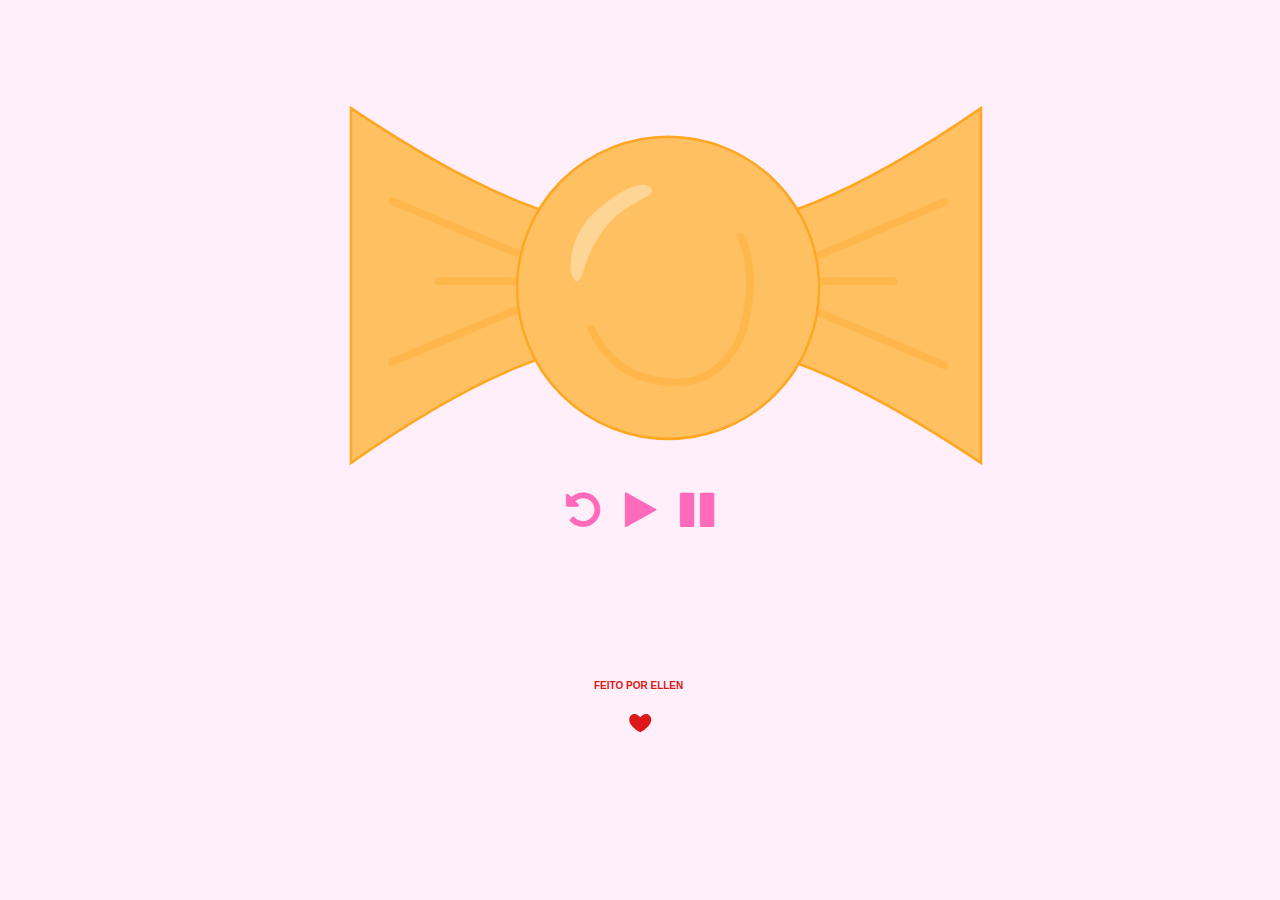
<file: index.html>
<!DOCTYPE html>
<html lang="en">
    <head>
        <meta charset="UTF-8">
        <meta name="viewport" content="width=device-width, initial-scale=1.0">
        <meta http-equiv="X-UA-Compatible" content="ie=edge">
        <link rel="stylesheet" href="https://cdnjs.cloudflare.com/ajax/libs/font-awesome/4.7.0/css/font-awesome.min.css">
        <link rel='stylesheet' href='style.css'/>
        <title>Candy Pop</title>
    </head>

    <body>
       
        <section id='logo'>

            
            <h1 class='logo-name'>
                <span class='title-wrap'>
                    <span class='letters'>CANDY POP</span>
                </span>
                <span class='subtitle'>
                    DOCERIA
                </span>
            </h1>

            <div>
                <svg version="1.1" xmlns="http://www.w3.org/2000/svg" xmlns:xlink="http://www.w3.org/1999/xlink" x="0px" y="0px"
                viewBox="0 30 350 150" style="enable-background:new 0 0 380 220;" xml:space="preserve">
                
                    <path class="candy-wrap" d="M62.1,178.8V40.2c48.3,32.5,86.1,48.9,123.8,49c37.7,0,75-16.3,122.3-49v138.6
                        c-48.8-32.7-86.9-49.2-124.6-49.3C145.9,129.4,108.8,145.9,62.1,178.8z"/>
        
                    <line class="line" x1="78.2" y1="76.5" x2="126.5" y2="96.7"/>
                    <line class="line" x1="293.7" y1="77" x2="245.5" y2="97.5"/>
                    <line class="line" x1="78" y1="139.5" x2="126.2" y2="119.2"/>
                    <line class="line" x1="96.2" y1="107.8" x2="125.3" y2="107.8"/>
                    <line class="line" x1="244.9" y1="107.8" x2="274" y2="107.8"/>
                    <line class="line" x1="294" y1="140.7" x2="245.7" y2="120.3"/>
        
                    <circle class="candy" cx="186" cy="110.4" r="59"/>
        
                    <path class="candy-line" d="M214.3,90.5c0,0,5.1,8.6,3.3,24s-4.8,18.2-7.7,22.2c-7.9,11.1-20.5,12.8-34.2,8.5
                        c-13.7-4.3-19.6-18.8-19.6-18.8"/>
        
                    <path class="light-line" d="M160.5,88c-8.3,11.1-7.7,23-11.1,19.2c-3.3-3.8-1.4-18,7.9-26.3s18.4-13.2,21.8-9.5S169.6,75.6,160.5,88z"/>
                </svg>
            </div>
            
    
        </section>
        

   

        <section id='buttons'>
            <button class='restart'>
                <i class="fa fa-undo fa-3x"></i>
            </button>

            <button class='play'>
                <i class="fa fa-play fa-3x"></i>
            </button>

            <button class='pause'>
                <i class="fa fa-pause fa-3x"></i>
            </button>
        </section>

        <section id='credits'>
            
            
            
            FEITO POR ELLEN

        <svg version="1.1" id="Camada_1" xmlns="http://www.w3.org/2000/svg" xmlns:xlink="http://www.w3.org/1999/xlink" x="0px" y="0px"
        viewBox="0 0 127.8 88.9" style="enable-background:new 0 0 127.8 88.9;" xml:space="preserve">
            <path class="heart" d="M63.9,57C53.6,51.4,47.7,43.7,49.1,38c0.5-2.1,2.3-5.1,5.3-5.9c3.2-0.9,7,0.9,9.5,4.4c2.5-3.6,6.3-5.3,9.5-4.4
        c3,0.8,4.8,3.8,5.3,5.9C80.1,43.7,74.2,51.4,63.9,57z"/>
        </svg>


        </section>

        
        <script src="anime-master/lib/anime.min.js"></script>
        <script src="script.js"></script>
    </body>
</html>
</file>
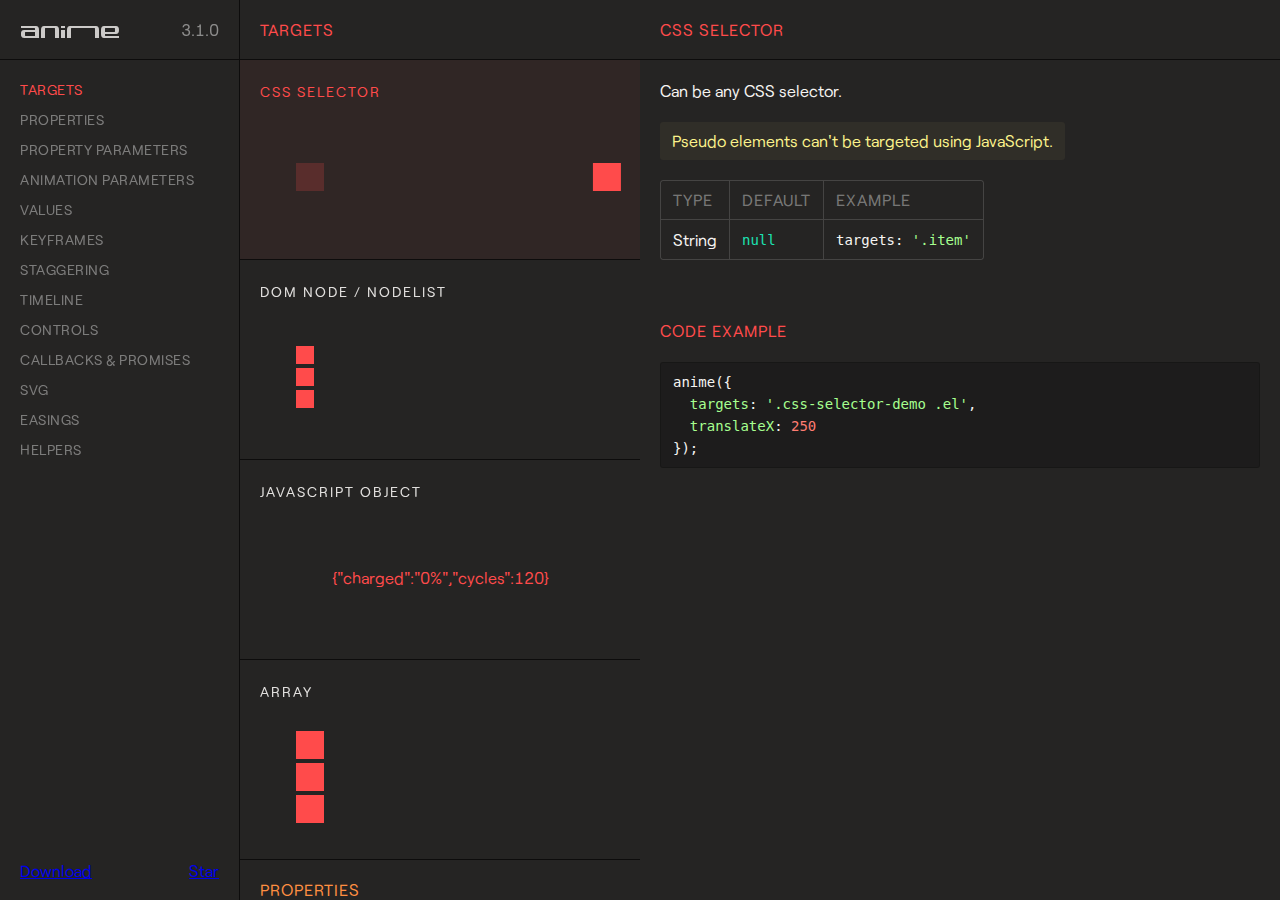
<file: anime-master/documentation/index.html>
<!DOCTYPE html>
<html>
<head>
  <title>Documentation | anime.js</title>
  <meta charset="utf-8">
  <meta name="viewport" content="width=device-width, initial-scale=1, maximum-scale=1">

  <meta property="og:title" content="anime.js">
  <meta property="og:url" content="https://animejs.com">
  <meta property="og:description" content="Javascript animation engine">
  <meta property="og:image" content="https://animejs.com/documentation/assets/img/social-media-image.png">

  <meta name="twitter:card" content="summary_large_image">
  <meta name="twitter:site" content="@juliangarnier">
  <meta name="twitter:creator" content="@juliangarnier">
  <meta name="twitter:title" content="anime.js">
  <meta name="twitter:description" content="Javascript animation engine">
  <meta name="twitter:image" content="https://animejs.com/documentation/assets/img/social-media-image.png">

  <link rel="apple-touch-icon-precomposed" href="assets/img/apple-touch-icon.png">
  <link rel="icon" type="image/png" href="assets/img/favicon.png" >

  <link href="//cloud.typenetwork.com/projects/2160/fontface.css/" rel="stylesheet" type="text/css">

  <link href="assets/css/animejs.css" rel="stylesheet">
  <link href="assets/css/anime-theme.css" rel="stylesheet">
  <link href="assets/css/documentation.css" rel="stylesheet">

  <script src="../lib/anime.min.js"></script>
</head>
<body>
  <div class="content">
    <header class="header">
    <a class="logo" href="https://github.com/juliangarnier/anime/">
      <img class="anime-mini-logo" src="assets/img/anime-mini-logo.svg" />
      <span class="version-number"></span>
    </a>
    </header>
    <section class="pane sidebar">
      <nav class="navigation"></nav>
      <div class="sidebar-info">
        <a class="github-button" href="https://github.com/juliangarnier/anime/archive/master.zip" data-icon="octicon-cloud-download" aria-label="Download juliangarnier/anime on GitHub">Download</a>
        <a class="github-button" href="https://github.com/juliangarnier/anime" data-show-count="true" aria-label="Star juliangarnier/anime on GitHub">Star</a>
      </div>
    </section>
    <section class="pane demos">

<!-- TARGETS -->
<article id="targets" class="color-targets">
  <header>
    <h2 class="demos-title">Targets</h2>
  </header>

<div id="cssSelector" class="demo">
  <h3 class="demo-title">CSS Selector</h3>
  <div class="demo-description">
    <p>Can be any CSS selector.</p>
    <p class="bubble warning">Pseudo elements can't be targeted using JavaScript.</p>
    <table>
      <thead>
        <td>Type</td>
        <td>Default</td>
        <td>Example</td>
      </thead>
      <tr>
        <td>String</td>
        <td><code>null</code></td>
        <td><code>targets: '.item'</code></td>
      </tr>
    </table>
  </div>
  <div class="demo-content css-selector-demo">
    <div class="line">
      <div class="square shadow"></div>
      <div class="square el"></div>
    </div>
  </div>
  <script>var cssSelector = function() {
/*DEMO*/
anime({
  targets: '.css-selector-demo .el',
  translateX: 250
});
/*DEMO*/
}
  </script>

</div>

<div id="domNode" class="demo">
  <h3 class="demo-title">DOM Node / NodeList</h3>
  <div class="demo-description">
    <p>
      Can be any DOM Node or NodeList.
    </p>
    <table>
      <thead>
        <td>Type</td>
        <td>Default</td>
        <td>Example</td>
      </thead>
      <tr>
        <td>DOM Node</td>
        <td><code>null</code></td>
        <td><code>targets: el.querySelector('.item')</code></td>
      </tr>
      <tr>
        <td>NodeList</td>
        <td><code>null</code></td>
        <td><code>targets: el.querySelectorAll('.item')</code></td>
      </tr>
    </table>
  </div>
  <div class="demo-content dom-node-demo">
    <div class="line">
      <div class="small square shadow"></div>
      <div class="small square el"></div>
    </div>
    <div class="line">
      <div class="small square shadow"></div>
      <div class="small square el"></div>
    </div>
    <div class="line">
      <div class="small square shadow"></div>
      <div class="small square el"></div>
    </div>
  </div>
  <script>var domNode = function() {
/*DEMO*/
var elements = document.querySelectorAll('.dom-node-demo .el');

anime({
  targets: elements,
  translateX: 270
});
/*DEMO*/
}
  </script>
</div>

<div id="JSobject" class="demo">
  <h3 class="demo-title">JavaScript Object</h3>
  <div class="demo-description">
    <p>
      A JavaScript Object with at least one property containing a numerical value.
    </p>
    <table>
      <thead>
        <td>Type</td>
        <td>Default</td>
        <td>Example</td>
      </thead>
      <tr>
        <td>Object</td>
        <td><code>null</code></td>
        <td><code>targets: myObjectProp</code></td>
      </tr>
    </table>
  </div>
  <div class="demo-content">
    <pre class="battery-log">{"charged":"0%","cycles":120}</pre>
  </div>
  <script>var JSobject = function() {
/*DEMO*/
var logEl = document.querySelector('.battery-log');

var battery = {
  charged: '0%',
  cycles: 120
}

anime({
  targets: battery,
  charged: '100%',
  cycles: 130,
  round: 1,
  easing: 'linear',
  update: function() {
    logEl.innerHTML = JSON.stringify(battery);
  }
});
/*DEMO*/
}
  </script>
<script>
</script>
</div>

<div id="array" class="demo">
  <h3 class="demo-title">Array</h3>
  <div class="demo-description">
    <p>
      An array containing multiple targets.
    </p>
    <p class="bubble info">
      Accepts mixed types. E.g. <code>['.el', domNode, jsObject]</code>
    </p>
    <table>
      <thead>
        <td>Type</td>
        <td>Default</td>
        <td>Example</td>
      </thead>
      <tr>
        <td>Array</td>
        <td><code>null</code></td>
        <td><code>targets: ['.item', el.getElementById('#thing')]</code></td>
      </tr>
    </table>
  </div>
  <div class="demo-content mixed-array-demo">
    <div class="line">
      <div class="square shadow"></div>
      <div class="square el el-01"></div>
    </div>
    <div class="line">
      <div class="square shadow"></div>
      <div class="square el el-02"></div>
    </div>
    <div class="line">
      <div class="square shadow"></div>
      <div class="square el el-03"></div>
    </div>
  </div>
  <script>var array = function() {
/*DEMO*/
var el = document.querySelector('.mixed-array-demo .el-01');

anime({
  targets: [el, '.mixed-array-demo .el-02', '.mixed-array-demo .el-03'],
  translateX: 250
});
/*DEMO*/
}
  </script>

</div>

</article>
<!-- -->

<!-- ANIMATABLE PROPERTIES -->
<article id="properties" class="color-properties">
<header>
  <h2 class="demos-title">Properties</h2>
</header>

<div id="cssProperties" class="demo">
  <h3 class="demo-title">CSS Properties</h3>
  <div class="demo-description">
    <p>
      Any CSS properties can be animated.
    </p>
    <p class="bubble warning">
      Most CSS properties will cause layout changes or repaint, and will result in choppy animation.
      Prioritize opacity and CSS transforms as much as possible.
    </p>
    <p>More details about accepted values in the <a class="color-values" href="#unitlessValue">values</a> section.</p>
    <table>
      <thead>
        <td>Example</td>
        <td>value</td>
      </thead>
      <tr>
        <td><code>opacity</code></td>
        <td><code>.5</code></td>
      </tr>
      <tr>
        <td><code>left</code></td>
        <td><code>'100px'</code></td>
      </tr>
    </table>
  </div>
  <div class="demo-content css-prop-demo">
    <div class="large square shadow"></div>
    <div class="large square el"></div>
  </div>
  <script>var cssProperties = function() {
/*DEMO*/
anime({
  targets: '.css-prop-demo .el',
  left: '240px',
  backgroundColor: '#FFF',
  borderRadius: ['0%', '50%'],
  easing: 'easeInOutQuad'
});
/*DEMO*/
}
  </script>
</div>

<div id="CSStransforms" class="demo">
  <h3 class="demo-title">CSS Transforms</h3>
  <div class="demo-description">
    <p>
      Animate CSS transforms properties individually.
    </p>
    <p class="bubble info">
      It's possible to specify different timing for each transforms properties, more details in the <a class="color-prop-params" href="#specificPropParameters">specific property parameters</a> section.
    </p>
    <p>More details about accepted values in the <a class="color-values" href="#unitlessValue">values</a> section.</p>
    <table>
      <thead>
        <td>Valid properties</td>
        <td>Default unit</td>
      </thead>
      <tr><td><code>'translateX'</code></td><td><code>'px'</code></td></tr>
      <tr><td><code>'translateY'</code></td><td><code>'px'</code></td></tr>
      <tr><td><code>'translateZ'</code></td><td><code>'px'</code></td></tr>
      <tr><td><code>'rotate'</code></td><td><code>'deg'</code></td></tr>
      <tr><td><code>'rotateX'</code></td><td><code>'deg'</code></td></tr>
      <tr><td><code>'rotateY'</code></td><td><code>'deg'</code></td></tr>
      <tr><td><code>'rotateZ'</code></td><td><code>'deg'</code></td></tr>
      <tr><td><code>'scale'</code></td><td><code>—</code></td></tr>
      <tr><td><code>'scaleX'</code></td><td><code>—</code></td></tr>
      <tr><td><code>'scaleY'</code></td><td><code>—</code></td></tr>
      <tr><td><code>'scaleZ'</code></td><td><code>—</code></td></tr>
      <tr><td><code>'skew'</code></td><td><code>'deg'</code></td></tr>
      <tr><td><code>'skewX'</code></td><td><code>'deg'</code></td></tr>
      <tr><td><code>'skewY'</code></td><td><code>'deg'</code></td></tr>
      <tr><td><code>'perspective'</code></td><td><code>'px'</code></td></tr>
    </table>
  </div>
  <div class="demo-content css-transforms-demo">
    <div class="square shadow"></div>
    <div class="square el"></div>
  </div>
  <script>var CSStransforms = function() {
/*DEMO*/
anime({
  targets: '.css-transforms-demo .el',
  translateX: 250,
  scale: 2,
  rotate: '1turn'
});
/*DEMO*/
}
  </script>
</div>

<div id="JSobjProp" class="demo">
  <h3 class="demo-title">Object properties</h3>
  <div class="demo-description">
    <p>
      Any Object property containing a numerical value can be animated.<br>
      More details about accepted values in the <a class="color-values" href="#unitlessValue">values</a> section.
    </p>
    <table>
      <thead>
        <td>Example</td>
        <td>value</td>
      </thead>
      <tr>
        <td><code>prop1</code></td>
        <td><code>50</code></td>
      </tr>
      <tr>
        <td><code>'prop2'</code></td>
        <td><code>'100%'</code></td>
      </tr>
    </table>
  </div>
  <div class="demo-content">
    <pre class="js-object-log">{"prop1":0,"prop2":"0%"}</pre>
  </div>
  <script>var JSobjProp = function() {
/*DEMO*/
var objPropLogEl = document.querySelector('.js-object-log');

var myObject = {
  prop1: 0,
  prop2: '0%'
}

anime({
  targets: myObject,
  prop1: 50,
  prop2: '100%',
  easing: 'linear',
  round: 1,
  update: function() {
    objPropLogEl.innerHTML = JSON.stringify(myObject);
  }
});
/*DEMO*/
}
  </script>
</div>

<div id="domAttr" class="demo">
  <h3 class="demo-title">DOM Attributes</h3>
  <div class="demo-description">
    <p>
      Any DOM Attributes containing a numerical value can be animated.<br>
      More details about accepted values in the <a class="color-values" href="#unitlessValue">values</a> section.
    </p>
    <table>
      <thead>
        <td>Example</td>
        <td>value</td>
      </thead>
      <tr>
        <td><code>value</code></td>
        <td><code>1000</code></td>
      </tr>
      <tr>
        <td><code>volume</code></td>
        <td><code>0</code></td>
      </tr>
      <tr>
        <td><code>data-custom</code></td>
        <td><code>'3 dogs'</code></td>
      </tr>
    </table>
  </div>
  <div class="demo-content dom-attribute-demo">
    <input class="el text-output" value="0"></input>
  </div>
  <script>var domAttr = function() {
/*DEMO*/
anime({
  targets: '.dom-attribute-demo input',
  value: [0, 1000],
  round: 1,
  easing: 'easeInOutExpo'
});
/*DEMO*/
}
  </script>
</div>

<div id="svgAttr" class="demo">
  <h3 class="demo-title">SVG Attributes</h3>
  <div class="demo-description">
    <p>
      Like any other <a class="color-properties" href="#domAttr">DOM attributes</a>, all SVG attributes containing at least one numerical value can be animated.<br>
      More details about accepted values in the <a class="color-values" href="#unitlessValue">values</a> section and SVG animation in the <a class="color-svg" href="#motionPath">SVG</a> section.
    </p>
    <table>
      <thead>
        <td>Example</td>
        <td>value</td>
      </thead>
      <tr>
        <td><code>points</code></td>
        <td><code>'64 68.64 8.574 100 63.446 67.68 64 4 64.554 67.68 119.426 100'</code></td>
      </tr>
      <tr>
        <td><code>scale</code></td>
        <td><code>1</code></td>
      </tr>
      <tr>
        <td><code>baseFrequency</code></td>
        <td><code>0</code></td>
      </tr>
    </table>
  </div>
  <div class="demo-content align-center svg-attributes-demo">
<svg width="128" height="128" viewBox="0 0 128 128">
  <filter id="displacementFilter">
    <feTurbulence type="turbulence" baseFrequency=".05" numOctaves="2" result="turbulence"/>
    <feDisplacementMap in2="turbulence" in="SourceGraphic" scale="15" xChannelSelector="R" yChannelSelector="G"/>
  </filter>
  <polygon points="64 68.64 8.574 100 63.446 67.68 64 4 64.554 67.68 119.426 100" style="filter: url(#displacementFilter)" fill="currentColor"/>
</svg>
  </div>
  <script>var svgAttr = function() {
  // Needed to reset demo
  var polyEl = document.querySelector('.svg-attributes-demo polygon');
  var feTurbulenceEl = document.querySelector('feTurbulence');
  var feDisplacementMap = document.querySelector('feDisplacementMap');
  polyEl.setAttribute('points', '64 68.64 8.574 100 63.446 67.68 64 4 64.554 67.68 119.426 100');
  feTurbulenceEl.setAttribute('baseFrequency', '.05');
  feDisplacementMap.setAttribute('scale', '15');
/*DEMO*/
anime({
  targets: ['.svg-attributes-demo polygon', 'feTurbulence', 'feDisplacementMap'],
  points: '64 128 8.574 96 8.574 32 64 0 119.426 32 119.426 96',
  baseFrequency: 0,
  scale: 1,
  loop: true,
  direction: 'alternate',
  easing: 'easeInOutExpo'
});
/*DEMO*/
}
  </script>

</div>

</article>
<!-- -->

<!-- PROPERTY PARAMETERS -->
<article id="propertyParameters" class="color-prop-params">
  <header>
    <h2 class="demos-title">Property parameters</h2>
  </header>

<div id="duration" class="demo">
  <h3 class="demo-title">Duration</h3>
  <div class="demo-description">
    <p>
      Defines the duration in milliseconds of the animation.
    </p>
    <table>
      <thead>
        <td>Type</td>
        <td>Default</td>
        <td>Example</td>
      </thead>
      <tr>
        <td>Number</td>
        <td><code>1000</code></td>
        <td><code>3000</code></td>
      </tr>
      <tr>
        <td>anime.stagger</td>
        <td>See <a class="color-staggering" href="#staggeringBasics">staggering</a> section</td>
        <td><code>anime.stagger(150)</code></td>
      </tr>
      <tr>
        <td>Function</td>
        <td>See <a class="color-prop-params" href="#functionBasedParameters">function based parameters</a> section</td>
        <td><code>(el, i) => i * 150</code></td>
      </tr>
    </table>
  </div>
  <div class="demo-content duration-demo">
    <div class="label">3000 ms</div>
    <div class="square shadow"></div>
    <div class="square el"></div>
  </div>
  <script>var duration = function() {
/*DEMO*/
anime({
  targets: '.duration-demo .el',
  translateX: 250,
  duration: 3000
});
/*DEMO*/
}
  </script>
</div>

<div id="delay" class="demo">
  <h3 class="demo-title">Delay</h3>
  <div class="demo-description">
    <p>
      Defines the delay in milliseconds of the animation.
    </p>
    <table>
      <thead>
        <td>Type</td>
        <td>Default</td>
        <td>Example</td>
      </thead>
      <tr>
        <td>Number</td>
        <td><code>0</code></td>
        <td><code>1000</code></td>
      </tr>
      <tr>
        <td>anime.stagger</td>
        <td>See <a class="color-staggering" href="#staggeringBasics">staggering</a> section</td>
        <td><code>anime.stagger(150)</code></td>
      </tr>
      <tr>
        <td>Function</td>
        <td>See <a class="color-prop-params" href="#functionBasedParameters">function based parameters</a> section</td>
        <td><code>(el, i) => i * 150</code></td>
      </tr>
    </table>
  </div>
  <div class="demo-content delay-demo">
    <div class="label">1000 ms</div>
    <div class="square shadow"></div>
    <div class="square el"></div>
  </div>
  <script>var delay = function() {
/*DEMO*/
anime({
  targets: '.delay-demo .el',
  translateX: 250,
  delay: 1000
});
/*DEMO*/
}
  </script>
</div>

<div id="endDelay" class="demo">
  <h3 class="demo-title">end delay</h3>
  <div class="demo-description">
    <p>
      Adds some extra time in milliseconds at the end of the animation.
    </p>
    <table>
      <thead>
        <td>Type</td>
        <td>Default</td>
        <td>Example</td>
      </thead>
      <tr>
        <td>Number</td>
        <td><code>0</code></td>
        <td><code>1000</code></td>
      </tr>
      <tr>
        <td>anime.stagger</td>
        <td>See <a class="color-staggering" href="#staggeringBasics">staggering</a> section</td>
        <td><code>anime.stagger(150)</code></td>
      </tr>
      <tr>
        <td>Function</td>
        <td>See <a class="color-prop-params" href="#functionBasedParameters">function based parameters</a> section</td>
        <td><code>(el, i) => i * 150</code></td>
      </tr>
    </table>
  </div>
  <div class="demo-content end-delay-demo">
    <div class="label">1000 ms</div>
    <div class="square shadow"></div>
    <div class="square el"></div>
  </div>
  <script>var endDelay = function() {
/*DEMO*/
anime({
  targets: '.end-delay-demo .el',
  translateX: 250,
  endDelay: 1000,
  direction: 'alternate'
});
/*DEMO*/
}
  </script>

</div>

<div id="easing" class="demo">
  <h3 class="demo-title">Easing</h3>
  <div class="demo-description">
    <p>
      Defines the timing function of the animation.
    </p>
    <p class="bubble info">
      Check out the <a class="color-easings" href="#linearEasing">easings</a> section for a complete list of available easing and parameters.
    </p>
    <table>
      <thead>
        <td>Type</td>
        <td>Default</td>
        <td>Example</td>
      </thead>
      <tr>
        <td>String</td>
        <td><code>'easeOutElastic(1, .5)'</code></td>
        <td><code>easing: 'easeInOutQuad'</code></td>
      </tr>
    </table>
  </div>
  <div class="demo-content easing-demo">
    <div class="label">easeInOutExpo</div>
    <div class="square shadow"></div>
    <div class="square el"></div>
  </div>
  <script>var easing = function() {
/*DEMO*/
anime({
  targets: '.easing-demo .el',
  translateX: 250,
  easing: 'easeInOutExpo'
});
/*DEMO*/
}
  </script>

</div>

<div id="round" class="demo">
  <h3 class="demo-title">Round</h3>
  <div class="demo-description">
    <p>
      Rounds up the value to x decimals.
    </p>
    <table>
      <thead>
        <td>Type</td>
        <td>Default</td>
        <td>Example</td>
      </thead>
      <tr>
        <td>Number</td>
        <td><code>0</code></td>
        <td><code>round: 10</code></td>
      </tr>
    </table>
  </div>
  <div class="demo-content">
    <pre class="round-log">0</pre>
  </div>
  <script>var round = function() {
/*DEMO*/
var roundLogEl = document.querySelector('.round-log');

anime({
  targets: roundLogEl,
  innerHTML: [0, 10000],
  easing: 'linear',
  round: 10 // Will round the animated value to 1 decimal
});
/*DEMO*/
}
  </script>
</div>

<div id="specificPropParameters" class="demo">
  <h3 class="demo-title">Specific property parameters</h3>
  <div class="demo-description">
    <p>
      Defines specific parameters to each property of the animation using an Object as value.<br>
      Other properties that aren't specified in the Object are inheritted from the main animation.
    </p>
    <table>
      <thead>
        <td>Type</td>
        <td>Example</td>
      </thead>
      <tr>
        <td>Object</td>
<td><code>rotate: {
  value: 360,
  duration: 1800,
  easing: 'easeInOutSine'
}</code></td>
      </tr>
    </table>
  </div>
  <div class="demo-content specific-prop-params-demo">
    <div class="square shadow"></div>
    <div class="square el"></div>
  </div>
  <script>var specificPropParameters = function() {
/*DEMO*/
anime({
  targets: '.specific-prop-params-demo .el',
  translateX: {
    value: 250,
    duration: 800
  },
  rotate: {
    value: 360,
    duration: 1800,
    easing: 'easeInOutSine'
  },
  scale: {
    value: 2,
    duration: 1600,
    delay: 800,
    easing: 'easeInOutQuart'
  },
  delay: 250 // All properties except 'scale' inherit 250ms delay
});
/*DEMO*/
}
  </script>

</div>

<div id="functionBasedParameters" class="demo">
  <h3 class="demo-title">Function based parameters</h3>
  <div class="demo-description">
    <p>
      Get different values for every target and property of the animation.
    </p>
    <p>
      The function accepts 3 arguments:
    </p>
    <table>
      <thead>
        <td>Arguments</td>
        <td>Infos</td>
      </thead>
      <tr>
        <td><code>target</code></td>
        <td>The curent animated targeted element</td>
      </tr>
      <tr>
        <td><code>index</code></td>
        <td>The index of the animated targeted element</td>
      </tr>
      <tr>
        <td><code>targetsLength</code></td>
        <td>The total number of animated targets</td>
      </tr>
    </table>
    <p class="bubble info">
      See <a class="color-staggering" href="#staggeringBasics">staggering</a> section for easier values manipulation.
    </p>
  </div>
  <div class="demo-content function-based-params-demo">
    <div class="line">
      <div class="small label">delay = 0 * 100</div>
      <div class="small square shadow"></div>
      <div class="small square el"></div>
    </div>
    <div class="line">
      <div class="small label">delay = 1 * 100</div>
      <div class="small square shadow"></div>
      <div class="small square el"></div>
    </div>
    <div class="line">
      <div class="small label">delay = 2 * 100</div>
      <div class="small square shadow"></div>
      <div class="small square el"></div>
    </div>
  </div>
  <script>var functionBasedParameters = function() {
/*DEMO*/
anime({
  targets: '.function-based-params-demo .el',
  translateX: 270,
  direction: 'alternate',
  loop: true,
  delay: function(el, i, l) {
    return i * 100;
  },
  endDelay: function(el, i, l) {
    return (l - i) * 100;
  }
});
/*DEMO*/
}
  </script>

</div>

</article>
<!-- -->

<!-- ANIMATION PARAMETERS -->
<article id="animationParameters" class="color-anim-params">
  <header>
    <h2 class="demos-title">Animation parameters</h2>
  </header>

<div id="direction" class="demo">
  <h3 class="demo-title">Direction</h3>
  <div class="demo-description">
    <p>
      Defines the direction of the animation.
    </p>
    <table>
      <thead>
        <td>Accepts</td>
        <td>Infos</td>
      </thead>
      <tr>
        <td><code>'normal'</code></td>
        <td>Animation progress goes from 0 to 100%</td>
      </tr>
      <tr>
        <td><code>'reverse'</code></td>
        <td>Animation progress goes from 100% to 0%</td>
      </tr>
      <tr>
        <td><code>'alternate'</code></td>
        <td>Animation progress goes from 0% to 100% then goes back to 0%</td>
      </tr>
    </table>
  </div>
  <div class="demo-content">
    <div class="line">
      <div class="label">normal</div>
      <div class="square shadow"></div>
      <div class="square el dir-normal"></div>
    </div>
    <div class="line">
      <div class="label">reverse</div>
      <div class="square shadow"></div>
      <div class="square el dir-reverse"></div>
    </div>
    <div class="line">
      <div class="label">alternate</div>
      <div class="square shadow"></div>
      <div class="square el dir-alternate"></div>
    </div>
  </div>
  <script>var direction = function() {
/*DEMO*/
anime({
  targets: '.dir-normal',
  translateX: 250,
  easing: 'easeInOutSine'
});

anime({
  targets: '.dir-reverse',
  translateX: 250,
  direction: 'reverse',
  easing: 'easeInOutSine'
});

anime({
  targets: '.dir-alternate',
  translateX: 250,
  direction: 'alternate',
  easing: 'easeInOutSine'
});
/*DEMO*/
}
  </script>

</div>

<div id="loop" class="demo">
  <h3 class="demo-title">Loop</h3>
  <div class="demo-description">
    <p>
      Defines the number of iterations of your animation.
    </p>
    <table>
      <thead>
        <td>Accepts</td>
        <td>Infos</td>
      </thead>
      <tr>
        <td><code>Number</code></td>
        <td>The number of iterations</td>
      </tr>
      <tr>
        <td><code>true</code></td>
        <td>Loop indefinitely</td>
      </tr>
    </table>
  </div>
  <div class="demo-content">
    <div class="line">
      <div class="small label">normal 3 times</div>
      <div class="small square shadow"></div>
      <div class="small square el loop"></div>
    </div>
    <div class="line">
      <div class="small label">reverse 3 times</div>
      <div class="small square shadow"></div>
      <div class="small square el loop-reverse"></div>
    </div>
    <div class="line">
      <div class="small label">alternate 3 times</div>
      <div class="small square shadow"></div>
      <div class="small square el loop-alternate"></div>
    </div>
    <div class="line">
      <div class="small label">normal inifinite</div>
      <div class="small square shadow"></div>
      <div class="small square el loop-infinity"></div>
    </div>
    <div class="line">
      <div class="small label">inifinite reverse</div>
      <div class="small square shadow"></div>
      <div class="small square el loop-reverse-infinity"></div>
    </div>
    <div class="line">
      <div class="small label">inifinite alternate</div>
      <div class="small square shadow"></div>
      <div class="small square el loop-alternate-infinity"></div>
    </div>
  </div>
  <script>var loop = function() {
/*DEMO*/
anime({
  targets: '.loop',
  translateX: 270,
  loop: 3,
  easing: 'easeInOutSine'
});

anime({
  targets: '.loop-infinity',
  translateX: 270,
  loop: true,
  easing: 'easeInOutSine'
});

anime({
  targets: '.loop-reverse',
  translateX: 270,
  loop: 3,
  direction: 'reverse',
  easing: 'easeInOutSine'
});

anime({
  targets: '.loop-reverse-infinity',
  translateX: 270,
  direction: 'reverse',
  loop: true,
  easing: 'easeInOutSine'
});

anime({
  targets: '.loop-alternate',
  translateX: 270,
  loop: 3,
  direction: 'alternate',
  easing: 'easeInOutSine'
});

anime({
  targets: '.loop-alternate-infinity',
  translateX: 270,
  direction: 'alternate',
  loop: true,
  easing: 'easeInOutSine'
});
/*DEMO*/
}
  </script>
</div>

<div id="autoplay" class="demo">
  <h3 class="demo-title">Autoplay</h3>
  <div class="demo-description">
    <p>
      Defines if the animation should automatically starts or not.
    </p>
    <table>
      <thead>
        <td>Accepts</td>
        <td>Infos</td>
      </thead>
      <tr>
        <td><code>true</code></td>
        <td>Automatically starts the animation</td>
      </tr>
      <tr>
        <td><code>false</code></td>
        <td>Animation is paused by default</td>
      </tr>
    </table>
  </div>
  <div class="demo-content">
    <div class="line">
      <div class="label">autoplay: true</div>
      <div class="square shadow"></div>
      <div class="square el autoplay-true"></div>
    </div>
    <div class="line">
      <div class="label">autoplay: false</div>
      <div class="square shadow"></div>
      <div class="square el autoplay-false"></div>
    </div>
  </div>
  <script>var autoplay = function() {
/*DEMO*/
anime({
  targets: '.autoplay-true',
  translateX: 250,
  autoplay: true,
  easing: 'easeInOutSine'
});

anime({
  targets: '.autoplay-false',
  translateX: 250,
  autoplay: false,
  easing: 'easeInOutSine'
});
/*DEMO*/
}
  </script>
</div>

</article>
<!-- -->

<!-- VALUES -->
<article id="values" class="color-values">
<header>
  <h2 class="demos-title">Values</h2>
</header>

<div id="unitlessValue" class="demo">
  <h3 class="demo-title">Unitless</h3>
  <div class="demo-description">
    <p>
      If the original value has a unit, it will be automatically added to the animated value.
    </p>
    <table>
      <thead>
        <td>Type</td>
        <td>Example</td>
      </thead>
      <tr>
        <td>Number</td>
        <td><code>translateX: 250</code></td>
      </tr>
    </table>
  </div>
  <div class="demo-content unitless-values-demo">
    <div class="circle shadow"></div>
    <div class="circle el"></div>
  </div>
  <script>var unitlessValue = function() {
/*DEMO*/
anime({
  targets: '.unitless-values-demo .el',
  translateX: 250, // -> '250px'
  rotate: 540 // -> '540deg'
});
/*DEMO*/
}
  </script>

</div>

<div id="specificUnitValue" class="demo">
  <h3 class="demo-title">Specific unit</h3>
  <div class="demo-description">
    <p>
      Forces the animation to use a certain unit and will automatically convert the initial target value.
    </p>
    <p class="bubble warning">
      Conversion accuracy can vary depending of the unit used.<br>
      You can also define the initial value of the animation directly using an array, see the <a href="#fromToValues" class="color-values">from to values</a> section.
    </p>
    <table>
      <thead>
        <td>Type</td>
        <td>Example</td>
      </thead>
      <tr>
        <td>String</td>
        <td><code>width: '100%'</code></td>
      </tr>
    </table>
  </div>
  <div class="demo-content specific-unit-values-demo">
    <div class="square shadow"></div>
    <div class="square el"></div>
  </div>
  <script>var specificUnitValue = function() {
/*DEMO*/
anime({
  targets: '.specific-unit-values-demo .el',
  width: '100%', // -> from '28px' to '100%',
  easing: 'easeInOutQuad',
  direction: 'alternate',
  loop: true
});
/*DEMO*/
}
  </script>

</div>

<div id="relativeValues" class="demo">
  <h3 class="demo-title">Relative</h3>
  <div class="demo-description">
    <p>
      Adds, substracts or multiplies the original value.
    </p>
    <table>
      <thead>
        <td>Accepts</td>
        <td>Effect</td>
        <td>Example</td>
      </thead>
      <tr>
        <td><code>'+='</code></td>
        <td>Add</td>
        <td><code>'+=100'</code></td>
      </tr>
      <tr>
        <td><code>'-='</code></td>
        <td>Substract</td>
        <td><code>'-=2turn'</code></td>
      </tr>
      <tr>
        <td><code>'*='</code></td>
        <td>Multiply</td>
        <td><code>'*=10'</code></td>
      </tr>
    </table>
  </div>
  <div class="demo-content">
    <div class="circle shadow"></div>
    <div class="circle el relative-values"></div>
  </div>
  <script>var relativeValues = function() {
/*DEMO*/
var relativeEl = document.querySelector('.el.relative-values');
relativeEl.style.transform = 'translateX(100px)';

anime({
  targets: '.el.relative-values',
  translateX: {
    value: '*=2.5', // 100px * 2.5 = '250px'
    duration: 1000
  },
  width: {
    value: '-=20px', // 28 - 20 = '8px'
    duration: 1800,
    easing: 'easeInOutSine'
  },
  rotate: {
    value: '+=2turn', // 0 + 2 = '2turn'
    duration: 1800,
    easing: 'easeInOutSine'
  },
  direction: 'alternate'
});
/*DEMO*/
}
  </script>

</div>

<div id="colors" class="demo">
  <h3 class="demo-title">Colors</h3>
  <div class="demo-description">
    <p>
      <i>anime.js</i> accepts and converts Hexadecimal, RGB, RGBA, HSL, and HSLA color values.
    </p>
    <p class="bubble warning">
      CSS color codes ( e.g. : <code>'red', 'yellow', 'aqua'</code> ) are not supported.
    </p>
    <table>
      <thead>
        <td>Accepts</td>
        <td>Example</td>
      </thead>
      <tr>
        <td>Hexadecimal</td>
        <td><code>'#FFF'</code> or <code>'#FFFFFF'</code></td>
      </tr>
      <tr>
        <td>RGB</td>
        <td><code>'rgb(255, 255, 255)'</code></td>
      </tr>
      <tr>
        <td>RGBA</td>
        <td><code>'rgba(255, 255, 255, .2)'</code></td>
      </tr>
      <tr>
        <td>HSL</td>
        <td><code>'hsl(0, 100%, 100%)'</code></td>
      </tr>
      <tr>
        <td>HSLA</td>
        <td><code>'hsla(0, 100%, 100%, .2)'</code></td>
      </tr>
    </table>
  </div>
  <div class="demo-content colors-demo">
    <div class="line">
      <div class="small label">HEX</div>
      <div class="small circle shadow"></div>
      <div class="small circle el color-hex"></div>
    </div>
    <div class="line">
      <div class="small label">RGB</div>
      <div class="small circle shadow"></div>
      <div class="small circle el color-rgb"></div>
    </div>
    <div class="line">
      <div class="small label">HSL</div>
      <div class="small circle shadow"></div>
      <div class="small circle el color-hsl"></div>
    </div>
    <div class="line">
      <div class="small label">RGBA</div>
      <div class="small circle shadow"></div>
      <div class="small circle el color-rgba"></div>
    </div>
    <div class="line">
      <div class="small label">HSLA</div>
      <div class="small circle shadow"></div>
      <div class="small circle el color-hsla"></div>
    </div>
  </div>
  <script>var colors = function() {
/*DEMO*/
var colorsExamples = anime.timeline({
  endDelay: 1000,
  easing: 'easeInOutQuad',
  direction: 'alternate',
  loop: true
})
.add({ targets: '.color-hex',  background: '#FFF' }, 0)
.add({ targets: '.color-rgb',  background: 'rgb(255,255,255)' }, 0)
.add({ targets: '.color-hsl',  background: 'hsl(0, 100%, 100%)' }, 0)
.add({ targets: '.color-rgba', background: 'rgba(255,255,255, .2)' }, 0)
.add({ targets: '.color-hsla', background: 'hsla(0, 100%, 100%, .2)' }, 0)
.add({ targets: '.colors-demo .el', translateX: 270 }, 0);
/*DEMO*/
}
  </script>

</div>

<div id="fromToValues" class="demo">
  <h3 class="demo-title">From To</h3>
  <div class="demo-description">
    <p>
      Forces the animation to start at a specified value.
    </p>
    <table>
      <thead>
        <td>Type</td>
        <td>Example</td>
      </thead>
      <tr>
        <td><code>Array</code></td>
        <td><code>['50%', '100%']</code></td>
      </tr>
    </table>
  </div>
  <div class="demo-content">
    <div class="circle shadow"></div>
    <div class="circle el from-to-values"></div>
  </div>
  <script>var fromToValues = function() {
/*DEMO*/
anime({
  targets: '.el.from-to-values',
  translateX: [100, 250], // from 100 to 250
  delay: 500,
  direction: 'alternate',
  loop: true
});
/*DEMO*/
}
  </script>

</div>

<div id="functionBasedPropVal" class="demo">
  <h3 class="demo-title">Function based values</h3>
  <div class="demo-description">
    <p>
      Get different values for every target and property of the animation.
    </p>
    <p>
      The function accepts 3 arguments:
    </p>
    <table>
      <thead>
        <td>Arguments</td>
        <td>Infos</td>
      </thead>
      <tr>
        <td><code>target</code></td>
        <td>The curently animated targeted element</td>
      </tr>
      <tr>
        <td><code>index</code></td>
        <td>The index of the animated targeted element</td>
      </tr>
      <tr>
        <td><code>targetsLength</code></td>
        <td>The total number of animated targets</td>
      </tr>
    </table>
  </div>
  <div class="demo-content function-based-values-demo">
    <div class="line">
      <div class="small circle shadow"></div>
      <div data-x="170" class="small circle el"></div>
    </div>
    <div class="line">
      <div class="small circle shadow"></div>
      <div data-x="80" class="small circle el"></div>
    </div>
    <div class="line">
      <div class="small circle shadow"></div>
      <div data-x="270" class="small circle el"></div>
    </div>
  </div>
  <script>var functionBasedPropVal = function() {
/*DEMO*/
anime({
  targets: '.function-based-values-demo .el',
  translateX: function(el) {
    return el.getAttribute('data-x');
  },
  translateY: function(el, i) {
    return 50 + (-50 * i);
  },
  scale: function(el, i, l) {
    return (l - i) + .25;
  },
  rotate: function() { return anime.random(-360, 360); },
  borderRadius: function() { return ['50%', anime.random(10, 35) + '%']; },
  duration: function() { return anime.random(1200, 1800); },
  delay: function() { return anime.random(0, 400); },
  direction: 'alternate',
  loop: true
});
/*DEMO*/
}
  </script>

</div>

</article>
<!-- -->

<!-- KEYFRAMES -->
<article id="keyframes" class="color-keyframes">
<header>
  <h2 class="demos-title">Keyframes</h2>
</header>

<div id="animationKeyframes" class="demo">
  <h3 class="demo-title">Animation keyframes</h3>
  <div class="demo-description">
    <p>
      Animation keyframes are defined using an Array, within the <code>keyframes</code> property.
    </p>
    <p class="bubble info">
      If there is no duration specified inside the keyframes, each keyframe duration will be equal to the animation's total duration divided by the number of keyframes.
    </p>
    <table>
      <thead>
        <td>Type</td>
        <td>Example</td>
      </thead>
      <tr>
        <td><code>Array</code></td>
        <td><code>[
  {value: 100, easing: 'easeOutExpo'},
  {value: 200, delay: 500},
  {value: 300, duration: 1000}
]</code></td>
      </tr>
    </table>
  </div>
  <div class="demo-content animation-keyframes-demo">
    <div class="circle shadow"></div>
    <div class="circle el keyframes"></div>
  </div>
  <script>var animationKeyframes = function() {
/*DEMO*/
anime({
  targets: '.animation-keyframes-demo .el',
  keyframes: [
    {translateY: -40},
    {translateX: 250},
    {translateY: 40},
    {translateX: 0},
    {translateY: 0}
  ],
  duration: 4000,
  easing: 'easeOutElastic(1, .8)',
  loop: true
});
/*DEMO*/
}
  </script>
</div>

<div id="propertyKeyframes" class="demo">
  <h3 class="demo-title">Property keyframes</h3>
  <div class="demo-description">
    <p>
      Similar to <a class="color-keyframes" href="#animationKeyframes">animation keyframes</a>, property keyframes are defined using an Array of property Object. Property keyframes allow overlapping animations since each property have its own keyframes array.
    </p>
    <p class="bubble info">
      If there is no duration specified inside the keyframes, each keyframe duration will be equal to the animation's total duration divided by the number of keyframes.
    </p>
    <table>
      <thead>
        <td>Type</td>
        <td>Example</td>
      </thead>
      <tr>
        <td><code>Array</code></td>
        <td><code>[
  {value: 100, easing: 'easeOutExpo'},
  {value: 200, delay: 500},
  {value: 300, duration: 1000}
]</code></td>
      </tr>
    </table>
  </div>
  <div class="demo-content property-keyframes-demo">
    <div class="circle shadow"></div>
    <div class="circle el keyframes"></div>
  </div>
  <script>var propertyKeyframes = function() {
/*DEMO*/
anime({
  targets: '.property-keyframes-demo .el',
  translateX: [
    { value: 250, duration: 1000, delay: 500 },
    { value: 0, duration: 1000, delay: 500 }
  ],
  translateY: [
    { value: -40, duration: 500 },
    { value: 40, duration: 500, delay: 1000 },
    { value: 0, duration: 500, delay: 1000 }
  ],
  scaleX: [
    { value: 4, duration: 100, delay: 500, easing: 'easeOutExpo' },
    { value: 1, duration: 900 },
    { value: 4, duration: 100, delay: 500, easing: 'easeOutExpo' },
    { value: 1, duration: 900 }
  ],
  scaleY: [
    { value: [1.75, 1], duration: 500 },
    { value: 2, duration: 50, delay: 1000, easing: 'easeOutExpo' },
    { value: 1, duration: 450 },
    { value: 1.75, duration: 50, delay: 1000, easing: 'easeOutExpo' },
    { value: 1, duration: 450 }
  ],
  easing: 'easeOutElastic(1, .8)',
  loop: true
});
/*DEMO*/
}
  </script>
</div>

</article>
<!-- -->

<!-- STAGGERING -->
<article id="staggering" class="color-staggering">
<header>
  <h2 class="demos-title">Staggering</h2>
</header>

<div id="staggeringBasics" class="demo">
  <h3 class="demo-title">Staggering basics</h3>
  <div class="demo-description">
    <p>
      Staggering allows you to animate multiple elements with <a href="https://en.wikipedia.org/wiki/Follow_through_and_overlapping_action">follow through and overlapping action</a>.
    </p>
    <pre><code>anime.stagger(value, options)</code></pre>
    <table>
      <thead>
        <td>Arguments</td>
        <td>Type</td>
        <td>Info</td>
        <td>Required</td>
      </thead>
      <tr>
        <td>Value</td>
        <td><code>Number</code>, <code>String</code>, <code>Array</code></td>
        <td>The manipulated value(s)</td>
        <td>Yes</td>
      </tr>
      <tr>
        <td>Options</td>
        <td><code>Object</code></td>
        <td>Stagger parameters</td>
        <td>No</td>
      </tr>
    </table>
  </div>
  <div class="demo-content basic-staggering-demo">
    <div class="line">
      <div class="label">delay = (100 * 0) ms</div>
      <div class="small square shadow"></div>
      <div class="small square el"></div>
    </div>
    <div class="line">
      <div class="label">delay = (100 * 1) ms</div>
      <div class="small square shadow"></div>
      <div class="small square el"></div>
    </div>
    <div class="line">
      <div class="label">delay = (100 * 2) ms</div>
      <div class="small square shadow"></div>
      <div class="small square el"></div>
    </div>
    <div class="line">
      <div class="label">delay = (100 * 3) ms</div>
      <div class="small square shadow"></div>
      <div class="small square el"></div>
    </div>
    <div class="line">
      <div class="label">delay = (100 * 4) ms</div>
      <div class="small square shadow"></div>
      <div class="small square el"></div>
    </div>
    <div class="line">
      <div class="label">delay = (100 * 5) ms</div>
      <div class="small square shadow"></div>
      <div class="small square el"></div>
    </div>
  </div>
  <script>var staggeringBasics = function() {
/*DEMO*/
anime({
  targets: '.basic-staggering-demo .el',
  translateX: 270,
  delay: anime.stagger(100) // increase delay by 100ms for each elements.
});
/*DEMO*/
}
  </script>
</div>

<div id="staggeringStartValue" class="demo">
  <h3 class="demo-title">Start value</h3>
  <div class="demo-description">
    <p>
      Starts the staggering effect from a specific value.
    </p>
    <pre><code>anime.stagger(value, {start: startValue})</code></pre>
    <table>
      <thead>
        <td>Types</td>
        <td>Info</td>
      </thead>
      <tr>
        <td><code>Number</code>, <code>String</code>
        <td>Same as propety values, see <a href="#unitlessValue" class="color-values">values section</a></td>
      </tr>
    </table>
  </div>
  <div class="demo-content staggering-start-value-demo">
    <div class="line">
      <div class="label">delay = 500 + (100 * 0) ms</div>
      <div class="small square shadow"></div>
      <div class="small square el"></div>
    </div>
    <div class="line">
      <div class="label">delay = 500 + (100 * 1) ms</div>
      <div class="small square shadow"></div>
      <div class="small square el"></div>
    </div>
    <div class="line">
      <div class="label">delay = 500 + (100 * 2) ms</div>
      <div class="small square shadow"></div>
      <div class="small square el"></div>
    </div>
    <div class="line">
      <div class="label">delay = 500 + (100 * 3) ms</div>
      <div class="small square shadow"></div>
      <div class="small square el"></div>
    </div>
    <div class="line">
      <div class="label">delay = 500 + (100 * 4) ms</div>
      <div class="small square shadow"></div>
      <div class="small square el"></div>
    </div>
    <div class="line">
      <div class="label">delay = 500 + (100 * 5) ms</div>
      <div class="small square shadow"></div>
      <div class="small square el"></div>
    </div>
  </div>
  <script>var staggeringStartValue = function() {
/*DEMO*/
anime({
  targets: '.staggering-start-value-demo .el',
  translateX: 270,
  delay: anime.stagger(100, {start: 500}) // delay starts at 500ms then increase by 100ms for each elements.
});
/*DEMO*/
}
  </script>
</div>

<div id="rangeValueStaggering" class="demo">
  <h3 class="demo-title">Range value</h3>
  <div class="demo-description">
    <p>
      Distributes evenly values between two numbers.
    </p>
    <pre><code>anime.stagger([startValue, endValue])</code></pre>
    <table>
      <thead>
        <td>Type</td>
        <td>Info</td>
      </thead>
      <tr>
        <td><code>'easingName'</code></td>
        <td>All valid easing names are accepted, see <a href="#easings" class="color-easings">easings section</a></td>
      </tr>
      <tr>
        <td><code>function(i)</code></td>
        <td>Custom easing function, see <a href="#customEasing" class="color-easings">custom easings section</a></td>
      </tr>
    </table>
  </div>
  <div class="demo-content range-value-staggering-demo">
    <div class="line">
      <div class="label">rotate = ((360 - (-360)) / 5) * 0</div>
      <div class="small square shadow"></div>
      <div class="small square el"></div>
    </div>
    <div class="line">
      <div class="label">rotate = ((360 - (-360)) / 5) * 1</div>
      <div class="small square shadow"></div>
      <div class="small square el"></div>
    </div>
    <div class="line">
      <div class="label">rotate = ((360 - (-360)) / 5) * 2</div>
      <div class="small square shadow"></div>
      <div class="small square el"></div>
    </div>
    <div class="line">
      <div class="label">rotate = ((360 - (-360)) / 5) * 3</div>
      <div class="small square shadow"></div>
      <div class="small square el"></div>
    </div>
    <div class="line">
      <div class="label">rotate = ((360 - (-360)) / 5) * 4</div>
      <div class="small square shadow"></div>
      <div class="small square el"></div>
    </div>
    <div class="line">
      <div class="label">rotate = ((360 - (-360)) / 5) * 5</div>
      <div class="small square shadow"></div>
      <div class="small square el"></div>
    </div>
  </div>
  <script>var rangeValueStaggering = function() {
/*DEMO*/
anime({
  targets: '.range-value-staggering-demo .el',
  translateX: 270,
  rotate: anime.stagger([-360, 360]), // rotation will be distributed from -360deg to 360deg evenly between all elements
  easing: 'easeInOutQuad'
});
/*DEMO*/
}
  </script>
</div>

<div id="staggeringFrom" class="demo">
  <h3 class="demo-title">From value</h3>
  <div class="demo-description">
    <p>
      Starts the stagger effect from a specific position.
    </p>
    <pre><code>anime.stagger(value, {from: startingPosition})</code></pre>
    <table>
      <thead>
        <td>Options</td>
        <td>Type</td>
        <td>Info</td>
      </thead>
      <tr>
        <td><code>'first'</code> (default)</td>
        <td><code>'string'</code></td>
        <td>Start the effect from the first element</td>
      </tr>
      <tr>
        <td><code>'last'</code></td>
        <td><code>'string'</code></td>
        <td>Start the effect from the last element</td>
      </tr>
      <tr>
        <td><code>'center'</code></td>
        <td><code>'string'</code></td>
        <td>Start the effect from the center</td>
      </tr>
      <tr>
        <td><code>index</code></td>
        <td><code>number</code></td>
        <td>Start the effect from the specified index</td>
      </tr>
    </table>
  </div>
  <div class="demo-content staggering-from-demo">
    <div class="line">
      <div class="small square shadow"></div>
      <div class="small square el"></div>
    </div>
    <div class="line">
      <div class="small square shadow"></div>
      <div class="small square el"></div>
    </div>
    <div class="line">
      <div class="small square shadow"></div>
      <div class="small square el"></div>
    </div>
    <div class="line">
      <div class="small square shadow"></div>
      <div class="small square el"></div>
    </div>
    <div class="line">
      <div class="small square shadow"></div>
      <div class="small square el"></div>
    </div>
    <div class="line">
      <div class="small square shadow"></div>
      <div class="small square el"></div>
    </div>
  </div>
  <script>var staggeringFrom = function() {
/*DEMO*/
anime({
  targets: '.staggering-from-demo .el',
  translateX: 270,
  delay: anime.stagger(100, {from: 'center'})
});
/*DEMO*/
}
  </script>
</div>

<div id="staggeringDirection" class="demo">
  <h3 class="demo-title">Direction</h3>
  <div class="demo-description">
    <p>
      Changes the order in which the stagger operates.
    </p>
    <pre><code>anime.stagger(value, {direction: 'reverse'})</code></pre>
    <table>
      <thead>
        <td>Options</td>
        <td>Info</td>
      </thead>
      <tr>
        <td><code>'normal'</code> (default)</td>
        <td>Normal staggering, from the first element to the last</td>
      </tr>
      <tr>
        <td><code>'reverse'</code></td>
        <td>Reversed staggering, from the last element to the first</td>
      </tr>
    </table>
  </div>
  <div class="demo-content staggering-direction-demo">
    <div class="line">
      <div class="small square shadow"></div>
      <div class="small square el"></div>
    </div>
    <div class="line">
      <div class="small square shadow"></div>
      <div class="small square el"></div>
    </div>
    <div class="line">
      <div class="small square shadow"></div>
      <div class="small square el"></div>
    </div>
    <div class="line">
      <div class="small square shadow"></div>
      <div class="small square el"></div>
    </div>
    <div class="line">
      <div class="small square shadow"></div>
      <div class="small square el"></div>
    </div>
    <div class="line">
      <div class="small square shadow"></div>
      <div class="small square el"></div>
    </div>
  </div>
  <script>var staggeringDirection = function() {
/*DEMO*/
anime({
  targets: '.staggering-direction-demo .el',
  translateX: 270,
  delay: anime.stagger(100, {direction: 'reverse'})
});
/*DEMO*/
}
  </script>
</div>

<div id="staggeringEasing" class="demo">
  <h3 class="demo-title">Easing</h3>
  <div class="demo-description">
    <p>
      Stagger values using an easing function.
    </p>
    <pre><code>anime.stagger(value, {easing: 'easingName'})</code></pre>
    <table>
      <thead>
        <td>Type</td>
        <td>Info</td>
      </thead>
      <tr>
        <td><code>'string'</code></td>
        <td>All valid <a href="#easings" class="color-easings">easing names</a> are accepted</td>
      </tr>
      <tr>
        <td><code>function(i)</code></td>
        <td>Use your own <a href="#customEasing" class="color-easings">custom easings function</a></td>
      </tr>
    </table>
  </div>
  <div class="demo-content staggering-easing-demo">
    <div class="line">
      <div class="small square shadow"></div>
      <div class="small square el"></div>
    </div>
    <div class="line">
      <div class="small square shadow"></div>
      <div class="small square el"></div>
    </div>
    <div class="line">
      <div class="small square shadow"></div>
      <div class="small square el"></div>
    </div>
    <div class="line">
      <div class="small square shadow"></div>
      <div class="small square el"></div>
    </div>
    <div class="line">
      <div class="small square shadow"></div>
      <div class="small square el"></div>
    </div>
    <div class="line">
      <div class="small square shadow"></div>
      <div class="small square el"></div>
    </div>
  </div>
  <script>var staggeringEasing = function() {
/*DEMO*/
anime({
  targets: '.staggering-easing-demo .el',
  translateX: 270,
  delay: anime.stagger(300, {easing: 'easeOutQuad'})
});
/*DEMO*/
}
  </script>
</div>

<div id="gridStaggering" class="demo">
  <h3 class="demo-title">Grid</h3>
  <div class="demo-description">
    <p>
      Staggering values based a 2D array that allow "ripple" effects.
    </p>
    <pre><code>anime.stagger(value, {grid: [rows, columns]})</code></pre>
    <table>
      <thead>
        <td>Type</td>
        <td>Info</td>
      </thead>
      <tr>
        <td><code>array</code></td>
        <td>A 2 items array, the first value is the number of rows, the second the number of columns</td>
      </tr>
    </table>
  </div>
  <div class="demo-content staggering-grid-demo">
    <div class="grid">
      <div class="small square el"></div>
      <div class="small square el"></div>
      <div class="small square el"></div>
      <div class="small square el"></div>
      <div class="small square el"></div>
      <div class="small square el"></div>
      <div class="small square el"></div>
      <div class="small square el"></div>
      <div class="small square el"></div>
      <div class="small square el"></div>
      <div class="small square el"></div>
      <div class="small square el"></div>
      <div class="small square el"></div>
      <div class="small square el"></div>
      <div class="small square el"></div>
      <div class="small square el"></div>
      <div class="small square el"></div>
      <div class="small square el"></div>
      <div class="small square el"></div>
      <div class="small square el"></div>
      <div class="small square el"></div>
      <div class="small square el"></div>
      <div class="small square el"></div>
      <div class="small square el"></div>
      <div class="small square el"></div>
      <div class="small square el"></div>
      <div class="small square el"></div>
      <div class="small square el"></div>
      <div class="small square el"></div>
      <div class="small square el"></div>
      <div class="small square el"></div>
      <div class="small square el"></div>
      <div class="small square el"></div>
      <div class="small square el"></div>
      <div class="small square el"></div>
      <div class="small square el"></div>
      <div class="small square el"></div>
      <div class="small square el"></div>
      <div class="small square el"></div>
      <div class="small square el"></div>
      <div class="small square el"></div>
      <div class="small square el"></div>
      <div class="small square el"></div>
      <div class="small square el"></div>
      <div class="small square el"></div>
      <div class="small square el"></div>
      <div class="small square el"></div>
      <div class="small square el"></div>
      <div class="small square el"></div>
      <div class="small square el"></div>
      <div class="small square el"></div>
      <div class="small square el"></div>
      <div class="small square el"></div>
      <div class="small square el"></div>
      <div class="small square el"></div>
      <div class="small square el"></div>
      <div class="small square el"></div>
      <div class="small square el"></div>
      <div class="small square el"></div>
      <div class="small square el"></div>
      <div class="small square el"></div>
      <div class="small square el"></div>
      <div class="small square el"></div>
      <div class="small square el"></div>
      <div class="small square el"></div>
      <div class="small square el"></div>
      <div class="small square el"></div>
      <div class="small square el"></div>
      <div class="small square el"></div>
      <div class="small square el"></div>
    </div>
    <div class="grid shadow">
      <div class="small square"></div>
      <div class="small square"></div>
      <div class="small square"></div>
      <div class="small square"></div>
      <div class="small square"></div>
      <div class="small square"></div>
      <div class="small square"></div>
      <div class="small square"></div>
      <div class="small square"></div>
      <div class="small square"></div>
      <div class="small square"></div>
      <div class="small square"></div>
      <div class="small square"></div>
      <div class="small square"></div>
      <div class="small square"></div>
      <div class="small square"></div>
      <div class="small square"></div>
      <div class="small square"></div>
      <div class="small square"></div>
      <div class="small square"></div>
      <div class="small square"></div>
      <div class="small square"></div>
      <div class="small square"></div>
      <div class="small square"></div>
      <div class="small square"></div>
      <div class="small square"></div>
      <div class="small square"></div>
      <div class="small square"></div>
      <div class="small square"></div>
      <div class="small square"></div>
      <div class="small square"></div>
      <div class="small square"></div>
      <div class="small square"></div>
      <div class="small square"></div>
      <div class="small square"></div>
      <div class="small square"></div>
      <div class="small square"></div>
      <div class="small square"></div>
      <div class="small square"></div>
      <div class="small square"></div>
      <div class="small square"></div>
      <div class="small square"></div>
      <div class="small square"></div>
      <div class="small square"></div>
      <div class="small square"></div>
      <div class="small square"></div>
      <div class="small square"></div>
      <div class="small square"></div>
      <div class="small square"></div>
      <div class="small square"></div>
      <div class="small square"></div>
      <div class="small square"></div>
      <div class="small square"></div>
      <div class="small square"></div>
      <div class="small square"></div>
      <div class="small square"></div>
      <div class="small square"></div>
      <div class="small square"></div>
      <div class="small square"></div>
      <div class="small square"></div>
      <div class="small square"></div>
      <div class="small square"></div>
      <div class="small square"></div>
      <div class="small square"></div>
      <div class="small square"></div>
      <div class="small square"></div>
      <div class="small square"></div>
      <div class="small square"></div>
      <div class="small square"></div>
      <div class="small square"></div>
    </div>
  </div>
  <script>var gridStaggering = function() {
/*DEMO*/
anime({
  targets: '.staggering-grid-demo .el',
  scale: [
    {value: .1, easing: 'easeOutSine', duration: 500},
    {value: 1, easing: 'easeInOutQuad', duration: 1200}
  ],
  delay: anime.stagger(200, {grid: [14, 5], from: 'center'})
});
/*DEMO*/
}
  </script>
</div>

<div id="gridAxisStaggering" class="demo">
  <h3 class="demo-title">Axis</h3>
  <div class="demo-description">
    <p>
      Forces the direction of a <a href="#gridStaggering" class="color-staggering">grid starrering</a> effect.
    </p>
    <pre><code>anime.stagger(value, {grid: [rows, columns], axis: 'x'})</code></pre>
    <table>
      <thead>
        <td>Parameters</td>
        <td>Info</td>
      </thead>
      <tr>
        <td><code>'x'</code></td>
        <td>Follows the x axis</td>
      </tr>
      <tr>
        <td><code>'y'</code></td>
        <td>Follows the y axis</td>
      </tr>
    </table>
  </div>
  <div class="demo-content staggering-axis-grid-demo">
    <div class="grid">
      <div class="small square el"></div>
      <div class="small square el"></div>
      <div class="small square el"></div>
      <div class="small square el"></div>
      <div class="small square el"></div>
      <div class="small square el"></div>
      <div class="small square el"></div>
      <div class="small square el"></div>
      <div class="small square el"></div>
      <div class="small square el"></div>
      <div class="small square el"></div>
      <div class="small square el"></div>
      <div class="small square el"></div>
      <div class="small square el"></div>
      <div class="small square el"></div>
      <div class="small square el"></div>
      <div class="small square el"></div>
      <div class="small square el"></div>
      <div class="small square el"></div>
      <div class="small square el"></div>
      <div class="small square el"></div>
      <div class="small square el"></div>
      <div class="small square el"></div>
      <div class="small square el"></div>
      <div class="small square el"></div>
      <div class="small square el"></div>
      <div class="small square el"></div>
      <div class="small square el"></div>
      <div class="small square el"></div>
      <div class="small square el"></div>
      <div class="small square el"></div>
      <div class="small square el"></div>
      <div class="small square el"></div>
      <div class="small square el"></div>
      <div class="small square el"></div>
      <div class="small square el"></div>
      <div class="small square el"></div>
      <div class="small square el"></div>
      <div class="small square el"></div>
      <div class="small square el"></div>
      <div class="small square el"></div>
      <div class="small square el"></div>
      <div class="small square el"></div>
      <div class="small square el"></div>
      <div class="small square el"></div>
      <div class="small square el"></div>
      <div class="small square el"></div>
      <div class="small square el"></div>
      <div class="small square el"></div>
      <div class="small square el"></div>
      <div class="small square el"></div>
      <div class="small square el"></div>
      <div class="small square el"></div>
      <div class="small square el"></div>
      <div class="small square el"></div>
      <div class="small square el"></div>
      <div class="small square el"></div>
      <div class="small square el"></div>
      <div class="small square el"></div>
      <div class="small square el"></div>
      <div class="small square el"></div>
      <div class="small square el"></div>
      <div class="small square el"></div>
      <div class="small square el"></div>
      <div class="small square el"></div>
      <div class="small square el"></div>
      <div class="small square el"></div>
      <div class="small square el"></div>
      <div class="small square el"></div>
      <div class="small square el"></div>
    </div>
    <div class="grid shadow">
      <div class="small square"></div>
      <div class="small square"></div>
      <div class="small square"></div>
      <div class="small square"></div>
      <div class="small square"></div>
      <div class="small square"></div>
      <div class="small square"></div>
      <div class="small square"></div>
      <div class="small square"></div>
      <div class="small square"></div>
      <div class="small square"></div>
      <div class="small square"></div>
      <div class="small square"></div>
      <div class="small square"></div>
      <div class="small square"></div>
      <div class="small square"></div>
      <div class="small square"></div>
      <div class="small square"></div>
      <div class="small square"></div>
      <div class="small square"></div>
      <div class="small square"></div>
      <div class="small square"></div>
      <div class="small square"></div>
      <div class="small square"></div>
      <div class="small square"></div>
      <div class="small square"></div>
      <div class="small square"></div>
      <div class="small square"></div>
      <div class="small square"></div>
      <div class="small square"></div>
      <div class="small square"></div>
      <div class="small square"></div>
      <div class="small square"></div>
      <div class="small square"></div>
      <div class="small square"></div>
      <div class="small square"></div>
      <div class="small square"></div>
      <div class="small square"></div>
      <div class="small square"></div>
      <div class="small square"></div>
      <div class="small square"></div>
      <div class="small square"></div>
      <div class="small square"></div>
      <div class="small square"></div>
      <div class="small square"></div>
      <div class="small square"></div>
      <div class="small square"></div>
      <div class="small square"></div>
      <div class="small square"></div>
      <div class="small square"></div>
      <div class="small square"></div>
      <div class="small square"></div>
      <div class="small square"></div>
      <div class="small square"></div>
      <div class="small square"></div>
      <div class="small square"></div>
      <div class="small square"></div>
      <div class="small square"></div>
      <div class="small square"></div>
      <div class="small square"></div>
      <div class="small square"></div>
      <div class="small square"></div>
      <div class="small square"></div>
      <div class="small square"></div>
      <div class="small square"></div>
      <div class="small square"></div>
      <div class="small square"></div>
      <div class="small square"></div>
      <div class="small square"></div>
      <div class="small square"></div>
    </div>
  </div>
  <script>var gridAxisStaggering = function() {
/*DEMO*/
anime({
  targets: '.staggering-axis-grid-demo .el',
  translateX: anime.stagger(10, {grid: [14, 5], from: 'center', axis: 'x'}),
  translateY: anime.stagger(10, {grid: [14, 5], from: 'center', axis: 'y'}),
  rotateZ: anime.stagger([0, 90], {grid: [14, 5], from: 'center', axis: 'x'}),
  delay: anime.stagger(200, {grid: [14, 5], from: 'center'}),
  easing: 'easeInOutQuad'
});
/*DEMO*/
}
  </script>
</div>

</article>
<!-- -->

<!-- TIMELINE -->
<article id="timeline" class="color-tl">
<header>
  <h2 class="demos-title">Timeline</h2>
</header>

<div id="timelineBasics" class="demo">
  <h3 class="demo-title">Timeline basics</h3>
  <div class="demo-description">
    <p>
      Timelines let you synchronise multiple animations together.<br>
      By default each animation added to the timeline starts after the previous animation ends.
    </p>
    <p>
      Creating a timeline:
    </p>
<pre><code>var myTimeline = anime.timeline(parameters);</code></pre>
    <table>
      <thead>
        <td>Argument</td>
        <td>Type</td>
        <td>Info</td>
        <td>Required</td>
      </thead>
      <tr>
        <td><code>parameters</code></td>
        <td><code>Object</code></td>
        <td>The default parameters of the timeline inherited by children</td>
        <td>No</td>
      </tr>
    </table>
    <p>
      Adding animations to a timeline:
    </p>
<pre><code>myTimeline.add(parameters, offset);</code></pre>
    <table>
      <thead>
        <td>Argument</td>
        <td>Types</td>
        <td>Info</td>
        <td>Required</td>
      </thead>
      <tr>
        <td><code>parameters</code></td>
        <td><code>Object</code></td>
        <td>The child animation parameters, override the timeline default parameters</td>
        <td>Yes</td>
      </tr>
      <tr>
        <td><code>time offset</code></td>
        <td><code>String</code> or <code>Number</code></td>
        <td>Check out the <a class="color-tl" href="#timelineOffsets">Timeline offsets</a> section</td>
        <td>No</td>
      </tr>
    </table>
  </div>
  <div class="demo-content basic-timeline-demo">
    <div class="line">
      <div class="square shadow"></div>
      <div class="square el"></div>
    </div>
    <div class="line">
      <div class="circle shadow"></div>
      <div class="circle el"></div>
    </div>
    <div class="line">
      <div class="triangle shadow"></div>
      <div class="triangle el"></div>
    </div>
  </div>
  <script>var timelineBasics = function() {
/*DEMO*/
// Create a timeline with default parameters
var tl = anime.timeline({
  easing: 'easeOutExpo',
  duration: 750
});

// Add children
tl
.add({
  targets: '.basic-timeline-demo .el.square',
  translateX: 250,
})
.add({
  targets: '.basic-timeline-demo .el.circle',
  translateX: 250,
})
.add({
  targets: '.basic-timeline-demo .el.triangle',
  translateX: 250,
});

/*DEMO*/
}
  </script>

</div>

<div id="timelineOffsets" class="demo">
  <h3 class="demo-title">Time Offsets</h3>
  <div class="demo-description">
    <p>
      Time offsets can be specified with a second optional parameter using the timeline <code>.add()</code> function. It defines when a animation starts in the timeline, if no offset is specifed, the animation will starts after the previous animation ends.<br>
      An offset can be relative to the last animation or absolute to the whole timeline.
    </p>
    <table>
      <thead>
        <td>Type</td>
        <td>Offset</td>
        <td>Example</td>
        <td>Infos</td>
      </thead>
      <tr>
        <td>String</td>
        <td><code>'+='</code></td>
        <td><code>'+=200'</code></td>
        <td>Starts 200ms after the previous animation ends</td>
      </tr>
      <tr>
        <td>String</td>
        <td><code>'-='</code></td>
        <td><code>'-=200'</code></td>
        <td>Starts 200ms before the previous animation ends</td>
      </tr>
      <tr>
        <td>Number</td>
        <td><code>Number</code></td>
        <td><code>100</code></td>
        <td>Starts at 100ms, reagardless of the animtion position in the timeline</td>
      </tr>
    </table>
  </div>
  <div class="demo-content offsets-demo">
    <div class="line">
      <div class="label">no offset</div>
      <div class="square shadow"></div>
      <div class="square el"></div>
    </div>
    <div class="line">
      <div class="label">relative offset ('-=600')</div>
      <div class="circle shadow"></div>
      <div class="circle el"></div>
    </div>
    <div class="line">
      <div class="label">absolute offset (400)</div>
      <div class="triangle shadow"></div>
      <div class="triangle el"></div>
    </div>
  </div>
  <script>var timelineOffsets = function() {
/*DEMO*/
// Create a timeline with default parameters
var tl = anime.timeline({
  easing: 'easeOutExpo',
  duration: 750
});

tl
.add({
  targets: '.offsets-demo .el.square',
  translateX: 250,
})
.add({
  targets: '.offsets-demo .el.circle',
  translateX: 250,
}, '-=600') // relative offset
.add({
  targets: '.offsets-demo .el.triangle',
  translateX: 250,
}, 400); // absolute offset

/*DEMO*/
}
  </script>
</div>

<div id="TLParamsInheritance" class="demo">
  <h3 class="demo-title">Parameters inheritance</h3>
  <div class="demo-description">
    <p>
      Parameters set in the parent timeline instance will be inherited by all the children.
    </p>
    <table>
      <thead>
        <td>Parameters that can be inherited</td>
      </thead>
      <tr>
        <td><code>targets</code></td>
      </tr>
      <tr>
        <td><code>duration</code></td>
      </tr>
      <tr>
        <td><code>delay</code></td>
      </tr>
      <tr>
        <td><code>endDelay</code></td>
      </tr>
      <tr>
        <td><code>round</code></td>
      </tr>
    </table>
  </div>
  <div class="demo-content params-inheritance-demo">
    <div class="line">
      <div class="square shadow"></div>
      <div class="square el"></div>
    </div>
    <div class="line">
      <div class="circle shadow"></div>
      <div class="circle el"></div>
    </div>
    <div class="line">
      <div class="triangle shadow"></div>
      <div class="triangle el"></div>
    </div>
  </div>
  <script>var TLParamsInheritance = function() {
/*DEMO*/
var tl = anime.timeline({
  targets: '.params-inheritance-demo .el',
  delay: function(el, i) { return i * 200 },
  duration: 500,
  easing: 'easeOutExpo',
  direction: 'alternate',
  loop: true
});

tl
.add({
  translateX: 250,
  // override the easing parameter
  easing: 'spring',
})
.add({
  opacity: .5,
  scale: 2
})
.add({
  // override the targets parameter
  targets: '.params-inheritance-demo .el.triangle',
  rotate: 180
})
.add({
  translateX: 0,
  scale: 1
});
/*DEMO*/
}
  </script>

</div>

</article>
<!-- -->

<!-- CONTROLS -->
<article id="controls" class="color-controls">
<header>
  <h2 class="demos-title">Controls</h2>
</header>

<div id="playPause" class="demo">
  <h3 class="demo-title">Play / Pause</h3>
  <div class="demo-description">
    <p>Plays a paused animation, or starts the animation if the <code>autoplay</code> parameters is set to <code>false</code>.</p>
    <pre><code>animation.play();</code></pre>
    <p>Pauses a running animation.</p>
    <pre><code>animation.pause();</code></pre>
  </div>
  <div class="demo-content play-pause-demo">
    <div class="line">
      <div class="small square shadow"></div>
      <div class="small square el"></div>
    </div>
    <div class="line">
      <div class="small square shadow"></div>
      <div class="small square el"></div>
    </div>
    <div class="line">
      <div class="small square shadow"></div>
      <div class="small square el"></div>
    </div>
    <div class="line controls">
      <button class="play">Play</button>
      <button class="pause">Pause</button>
    </div>
  </div>
  <script>var playPause = function() {
/*DEMO*/
var animation = anime({
  targets: '.play-pause-demo .el',
  translateX: 270,
  delay: function(el, i) { return i * 100; },
  direction: 'alternate',
  loop: true,
  autoplay: false,
  easing: 'easeInOutSine'
});

document.querySelector('.play-pause-demo .play').onclick = animation.play;
document.querySelector('.play-pause-demo .pause').onclick = animation.pause;
/*DEMO*/
}

</script>
</div>

<div id="restartAnim" class="demo">
  <h3 class="demo-title">Restart</h3>
  <div class="demo-description">
    <p>Restarts an animation from its initial values.</p>
    <pre><code>animation.restart();</code></pre>
  </div>
  <div class="demo-content restart-demo">
    <div class="line">
      <div class="small square shadow"></div>
      <div class="small square el"></div>
    </div>
    <div class="line">
      <div class="small square shadow"></div>
      <div class="small square el"></div>
    </div>
    <div class="line">
      <div class="small square shadow"></div>
      <div class="small square el"></div>
    </div>
    <div class="line controls">
      <button class="restart">Restart</button>
    </div>
  </div>
  <script>var restartAnim = function() {
/*DEMO*/
var animation = anime({
  targets: '.restart-demo .el',
  translateX: 250,
  delay: function(el, i) { return i * 100; },
  direction: 'alternate',
  loop: true,
  easing: 'easeInOutSine'
});

document.querySelector('.restart-demo .restart').onclick = animation.restart;
/*DEMO*/
}
  </script>

</div>

<div id="reverseAnim" class="demo">
  <h3 class="demo-title">Reverse</h3>
  <div class="demo-description">
    <p>Reverses the direction of an animation.</p>
    <pre><code>animation.reverse();</code></pre>
  </div>
  <div class="demo-content reverse-anim-demo">
    <div class="line">
      <div class="small square shadow"></div>
      <div class="small square el"></div>
    </div>
    <div class="line">
      <div class="small square shadow"></div>
      <div class="small square el"></div>
    </div>
    <div class="line">
      <div class="small square shadow"></div>
      <div class="small square el"></div>
    </div>
    <div class="line controls">
      <button class="reverse">Reverse</button>
    </div>
  </div>

  <script>

  var reverseAnimDemo = anime({
    targets: '.reverse-anim-demo .el',
    translateX: 270,
    duration: 2000,
    delay: function(el, i) { return i * 200; }
  });

  document.querySelector('.reverse-anim-demo .reverse').onclick = function() {
    reverseAnimDemo.reverse();
  }

  var reverseAnim = function() {
/*DEMO*/
var animation = anime({
  targets: '.reverse-anim-demo .el',
  translateX: 270,
  loop: true,
  delay: function(el, i) { return i * 200; },
  easing: 'easeInOutSine'
});

document.querySelector('.reverse-anim-demo .reverse').onclick = animation.reverse;
/*DEMO*/
}
  </script>

</div>

<div id="seekAnim" class="demo">
  <h3 class="demo-title">Seek</h3>
  <div class="demo-description">
    <p>Jump to a specific time (in milliseconds).</p>
    <pre><code>animation.seek(timeStamp);</code></pre>
    <p>Can also be used to control an animation while scrolling.</p>
    <pre><code>animation.seek((scrollPercent / 100) * animation.duration);</code></pre>
  </div>
  <div class="demo-content seek-anim-demo">
    <div class="line">
      <div class="small square shadow"></div>
      <div class="small square el"></div>
    </div>
    <div class="line">
      <div class="small square shadow"></div>
      <div class="small square el"></div>
    </div>
    <div class="line">
      <div class="small square shadow"></div>
      <div class="small square el"></div>
    </div>
    <div class="line controls">
      <input class="progress" step=".001" type="range" min="0" max="100" value="0"></input>
    </div>
  </div>
  <script>var seekAnim = function() {
/*DEMO*/
var animation = anime({
  targets: '.seek-anim-demo .el',
  translateX: 270,
  delay: function(el, i) { return i * 100; },
  elasticity: 200,
  easing: 'easeInOutSine',
  autoplay: false
});

var seekProgressEl = document.querySelector('.seek-anim-demo .progress');
seekProgressEl.oninput = function() {
  animation.seek(animation.duration * (seekProgressEl.value / 100));
};
/*DEMO*/
}
  </script>

</div>

<div id="TLcontrols" class="demo">
  <h3 class="demo-title">Timeline controls</h3>
  <div class="demo-description">
    <p>Timelines can be controled like any other <i>anime.js</i> instance.</p>
<pre><code>timeline.play();
timeline.pause();
timeline.restart();
timeline.seek(timeStamp);
</code></pre>
  </div>
  <div class="demo-content timeline-controls-demo">
    <div class="line">
      <div class="small square shadow"></div>
      <div class="small square el"></div>
    </div>
    <div class="line">
      <div class="small circle shadow"></div>
      <div class="small circle el"></div>
    </div>
    <div class="line">
      <div class="small triangle shadow"></div>
      <div class="small triangle el"></div>
    </div>
    <div class="line controls">
      <button class="play">Play</button>
      <button class="pause">Pause</button>
      <button class="restart">Restart</button>
      <input class="progress" step=".001" type="range" min="0" max="100" value="0"></input>
    </div>
  </div>
  <script>var TLcontrols = function() {
/*DEMO*/
var controlsProgressEl = document.querySelector('.timeline-controls-demo .progress');

var tl = anime.timeline({
  direction: 'alternate',
  loop: true,
  duration: 500,
  easing: 'easeInOutSine',
  update: function(anim) {
    controlsProgressEl.value = tl.progress;
  }
});

tl
.add({
  targets: '.timeline-controls-demo .square.el',
  translateX: 270,
})
.add({
  targets: '.timeline-controls-demo .circle.el',
  translateX: 270,
}, '-=100')
.add({
  targets: '.timeline-controls-demo .triangle.el',
  translateX: 270,
}, '-=100');

document.querySelector('.timeline-controls-demo .play').onclick = tl.play;
document.querySelector('.timeline-controls-demo .pause').onclick = tl.pause;
document.querySelector('.timeline-controls-demo .restart').onclick = tl.restart;

controlsProgressEl.addEventListener('input', function() {
  tl.seek(tl.duration * (controlsProgressEl.value / 100));
});
/*DEMO*/
}
  </script>

</div>

</article>
<!-- -->

<!-- CALLBACKS -->
<article id="callbacks" class="color-callbacks">
<header>
  <h2 class="demos-title">Callbacks & Promises</h2>
</header>

<div id="update" class="demo">
  <h3 class="demo-title">Update</h3>
  <div class="demo-description">
    <p>
      Callback triggered on every frame as soon as the animation starts playing.
    </p>
    <table>
      <thead>
        <td>Type</td>
        <td>Parameters</td>
        <td>Info</td>
      </thead>
      <tr>
        <td>Function</td>
        <td>animation</td>
        <td>Return the current animation Object</td>
      </tr>
    </table>
  </div>
  <div class="demo-content update-demo">
    <div class="logs">
      <input class="log progress-log"></input>
      <input class="log update-log"></input>
    </div>
    <div class="circle shadow"></div>
    <div class="circle el"></div>
  </div>
  <script>var update = function() {

var updateLogEl = document.querySelector('.update-demo .update-log');
var progressLogEl = document.querySelector('.update-demo .progress-log');

/*DEMO*/
var updates = 0;

anime({
  targets: '.update-demo .el',
  translateX: 270,
  delay: 1000,
  direction: 'alternate',
  loop: 3,
  easing: 'easeInOutCirc',
  update: function(anim) {
    updates++;
    progressLogEl.value = 'progress : '+Math.round(anim.progress)+'%';
    updateLogEl.value = 'updates : '+updates;
  }
});
/*DEMO*/
}
  </script>
</div>

<div id="beginComplete" class="demo">
  <h3 class="demo-title">Begin & Complete</h3>
  <div class="demo-description">
      <p><code>begin()</code> callback is triggered once, when the animation starts playing.</p>
      <p><code>complete()</code> callback is triggered once, when the animation is completed.</p>
      <p class="bubble info">Both <code>begin()</code> and <code>complete()</code> callbacks are called if the animation's <code>duration</code> is <code>0</code>.</p>
    <table>
      <thead>
        <td>Type</td>
        <td>Parameters</td>
        <td>Info</td>
      </thead>
      <tr>
        <td>Function</td>
        <td>animation</td>
        <td>Return the current animation Object</td>
      </tr>
    </table>
  </div>
  <div class="demo-content begin-complete-demo">
    <div class="logs">
      <input class="log progress-log"></input>
      <input class="log begin-log" value=""></input>
      <input class="log complete-log" value=""></input>
    </div>
    <div class="large circle shadow"></div>
    <div class="large circle el"></div>
  </div>
  <script>var beginComplete = function() {

var beginLogEl = document.querySelector('.begin-complete-demo .begin-log');
var completeLogEl = document.querySelector('.begin-complete-demo .complete-log');
var progressLogEl = document.querySelector('.begin-complete-demo .progress-log');

beginLogEl.value = '';
completeLogEl.value = '';

/*DEMO*/
anime({
  targets: '.begin-complete-demo .el',
  translateX: 240,
  delay: 1000,
  easing: 'easeInOutCirc',
  update: function(anim) {
    progressLogEl.value = 'progress : ' + Math.round(anim.progress) + '%';
    beginLogEl.value = 'began : ' + anim.began;
    completeLogEl.value = 'completed : ' + anim.completed;
  },
  begin: function(anim) {
    beginLogEl.value = 'began : ' + anim.began;
  },
  complete: function(anim) {
    completeLogEl.value = 'completed : ' + anim.completed;
  }
});
/*DEMO*/
}
  </script>
</div>

<div id="loopBeginLoopComplete" class="demo">
  <h3 class="demo-title">loopBegin & loopComplete</h3>
  <div class="demo-description">
    <p><code>loopBegin()</code> callback is triggered once everytime a loop begin.</p>
    <p><code>loopComplete()</code> callback is triggered once everytime a loop is completed.</p>
    <table>
      <thead>
        <td>Type</td>
        <td>Parameters</td>
        <td>Info</td>
      </thead>
      <tr>
        <td>Function</td>
        <td>animation</td>
        <td>Return the current animation Object</td>
      </tr>
    </table>
  </div>
  <div class="demo-content loopBegin-loopComplete-demo">
    <div class="logs">
      <input class="log loopBegin-log" value=""></input>
      <input class="log loopComplete-log" value=""></input>
    </div>
    <div class="circle shadow"></div>
    <div class="circle el"></div>
  </div>
  <script>var loopBeginLoopComplete = function() {

var beginLogEl = document.querySelector('.loopBegin-log');
var completeLogEl = document.querySelector('.loopComplete-log');

beginLogEl.value = 'loop began 0 times';
completeLogEl.value = 'loop complete 0 times';

/*DEMO*/
var loopBegan = 0;
var loopCompleted = 0;

anime({
  targets: '.loopBegin-loopComplete-demo .el',
  translateX: 240,
  loop: true,
  direction: 'alternate',
  easing: 'easeInOutCirc',
  loopBegin: function(anim) {
    loopBegan++;
    beginLogEl.value = 'loop began : ' + loopBegan;
  },
  loopComplete: function(anim) {
    loopCompleted++;
    completeLogEl.value = 'loop completed : ' + loopCompleted;
  }
});
/*DEMO*/
}
  </script>
</div>

<div id="change" class="demo">
  <h3 class="demo-title">Change</h3>
  <div class="demo-description">
    <p>
      Callback triggered on every frames in between the animation's <a href="#delay" class="color-prop-params">delay</a> and <a href="#endDelay" class="color-prop-params">endDelay</a>.
    </p>
    <table>
      <thead>
        <td>Type</td>
        <td>Parameters</td>
        <td>Info</td>
      </thead>
      <tr>
        <td>Function</td>
        <td>animation</td>
        <td>Return the current animation Object</td>
      </tr>
    </table>
  </div>
  <div class="demo-content change-demo">
    <div class="logs">
      <input class="log progress-log"></input>
      <input class="log change-log"></input>
    </div>
    <div class="circle shadow"></div>
    <div class="circle el"></div>
  </div>
  <script>var change = function() {

var progressLogEl = document.querySelector('.change-demo .progress-log');
var changeLogEl = document.querySelector('.change-demo .change-log');
changeLogEl.value = 'changes : 0';

/*DEMO*/
var changes = 0;

anime({
  targets: '.change-demo .el',
  translateX: 270,
  delay: 1000,
  endDelay: 1000,
  direction: 'alternate',
  loop: true,
  easing: 'easeInOutCirc',
  update: function(anim) {
    progressLogEl.value = 'progress : '+Math.round(anim.progress)+'%';
  },
  change: function() {
    changes++;
    changeLogEl.value = 'changes : ' + changes;
  }
});
/*DEMO*/
}
  </script>
</div>

<div id="changeBeginChangeComplete" class="demo">
  <h3 class="demo-title">changeBegin & changeComplete</h3>
  <div class="demo-description">
    <p><code>changeBegin()</code> callback is triggered everytime the animation starts changing.</p>
    <p><code>changeComplete()</code> callback is triggered everytime the animation stops changing.</p>
    <p class="bubble warning">Animation direction will affect the order in which <code>changeBegin()</code> and <code>changeComplete()</code> are triggerd.</p>
    <table>
      <thead>
        <td>Type</td>
        <td>Parameters</td>
        <td>Info</td>
      </thead>
      <tr>
        <td>Function</td>
        <td>animation</td>
        <td>Return the current animation Object</td>
      </tr>
    </table>
  </div>
  <div class="demo-content changeBegin-chnageComplete-demo">
    <div class="logs">
      <input class="log progress-log" value=""></input>
      <input class="log changeBegin-log" value=""></input>
      <input class="log changeComplete-log" value=""></input>
    </div>
    <div class="large circle shadow"></div>
    <div class="large circle el"></div>
  </div>
  <script>var changeBeginChangeComplete = function() {

var progressLogEl = document.querySelector('.changeBegin-chnageComplete-demo .progress-log');
var beginLogEl = document.querySelector('.changeBegin-log');
var completeLogEl = document.querySelector('.changeComplete-log');

beginLogEl.value = 'change began : 0';
completeLogEl.value = 'change completed : 0';

/*DEMO*/
var changeBegan = 0;
var changeCompleted = 0;

anime({
  targets: '.changeBegin-chnageComplete-demo .el',
  translateX: 240,
  delay: 1000,
  endDelay: 1000,
  loop: true,
  direction: 'alternate',
  easing: 'easeInOutCirc',
  update: function(anim) {
    progressLogEl.value = 'progress : '+Math.round(anim.progress)+'%';
  },
  changeBegin: function(anim) {
    changeBegan++;
    beginLogEl.value = 'change began : ' + changeBegan;
  },
  changeComplete: function(anim) {
    changeCompleted++;
    completeLogEl.value = 'change completed : ' + changeCompleted;
  }
});
/*DEMO*/
}
  </script>
</div>

<div id="finishedPromise" class="demo">
  <h3 class="demo-title">Finished promise</h3>
  <div class="demo-description">
    <p>
      Every animation instances return a <code>finished</code> promise when the animation finised.
    </p>
<pre><code>animation.finished.then(function() {
  // Do things...
});</code></pre>
    <p class="bubble warning">
      Promises are not suported in IE < 11.
    </p>
  </div>
  <div class="demo-content promise-demo">
    <div class="logs">
      <input class="log progress-log"></input>
      <input class="log finished-log"></input>
    </div>
    <div class="circle shadow"></div>
    <div class="circle el"></div>
  </div>
  <script>var finishedPromise = function() {
anime.set('.promise-demo .el', {backgroundColor: ''});
anime.set('.promise-demo .finished-log', {value: ''});
/*DEMO*/
var progressLogEl = document.querySelector('.promise-demo .progress-log');
var promiseEl = document.querySelector('.promise-demo .el');
var finishedLogEl = document.querySelector('.promise-demo .finished-log');
var demoPromiseResetTimeout;

function logFinished() {
  anime.set(finishedLogEl, {value: 'Promise resolved'});
  anime.set(promiseEl, {backgroundColor: '#18FF92'});
}

var animation = anime.timeline({
  targets: promiseEl,
  delay: 400,
  duration: 500,
  endDelay: 400,
  easing: 'easeInOutSine',
  update: function(anim) {
    progressLogEl.value = 'progress : '+Math.round(anim.progress)+'%';
  }
}).add({
  translateX: 250
}).add({
  scale: 2
}).add({
  translateX: 0
});

animation.finished.then(logFinished);

/*DEMO*/
}
  </script>

</div>

</article>
<!-- -->

<!-- SVG -->
<article id="svg" class="color-svg">
<header>
  <h2 class="demos-title">SVG</h2>
</header>

<div id="motionPath" class="demo">
  <h3 class="demo-title">Motion path</h3>
  <div class="demo-description">
    <p>
      Animates an element relative to the <code>x</code>, <code>y</code> and <code>angle</code> values of an SVG path element.
    </p>
    <pre><code>var myPath = anime.path('svg path');</code></pre>
    <p>
      The path function returns a new Function that returns the specified property.
    </p>
    <p class="bubble info">
      Motion path animations are responsive since v3
    </p>
    <table>
      <thead>
        <td>Parameters</td>
        <td>Example</td>
        <td>Info</td>
      </thead>
      <tr>
        <td><code>'x'</code></td>
        <td><code>myPath('x')</code></td>
        <td>Return the current x value in <code>'px'</code> of the SVG path</td>
      </tr>
      <tr>
        <td><code>'y'</code></td>
        <td><code>myPath('y')</code></td>
        <td>Return the current y value in <code>'px'</code> of the SVG path</td>
      </tr>
      <tr>
        <td><code>'angle'</code></td>
        <td><code>myPath('angle')</code></td>
        <td>Return the current angle value in <code>'degrees'</code> of the SVG path</td>
      </tr>
    </table>
  </div>
  <div class="demo-content motion-path-demo">
    <div class="motion-path">
      <div class="small square shadow follow-path"></div>
      <div class="small square el follow-path"></div>
      <svg width="256" height="112" viewBox="0 0 256 112">
        <path fill="none" stroke="currentColor" stroke-width="1" d="M8,56 C8,33.90861 25.90861,16 48,16 C70.09139,16 88,33.90861 88,56 C88,78.09139 105.90861,92 128,92 C150.09139,92 160,72 160,56 C160,40 148,24 128,24 C108,24 96,40 96,56 C96,72 105.90861,92 128,92 C154,93 168,78 168,56 C168,33.90861 185.90861,16 208,16 C230.09139,16 248,33.90861 248,56 C248,78.09139 230.09139,96 208,96 L48,96 C25.90861,96 8,78.09139 8,56 Z"/>
      </svg>
    </div>
  </div>
  <script>var motionPath = function() {
/*DEMO*/
var path = anime.path('.motion-path-demo path');

anime({
  targets: '.motion-path-demo .el',
  translateX: path('x'),
  translateY: path('y'),
  rotate: path('angle'),
  easing: 'linear',
  duration: 2000,
  loop: true
});
/*DEMO*/
}
  </script>

</div>

<div id="morphing" class="demo">
  <h3 class="demo-title">Morphing</h3>
  <div class="demo-description">
    <p>
      Creates transition between two svg shapes.
    </p>
    <p class="bubble warning">
      Shapes must have the same number of points!
    </p><br>
    <p class="bubble info">
      More info on SVG shape morphing <a href="https://hackernoon.com/metamorphosis-morphing-svgs-378cf4f3aa58">here</a>.
    </p>
  </div>
  <div class="demo-content align-center morphing-demo">
    <svg width="140" height="140" viewBox="0 0 140 140">
      <g fill="none" fill-rule="evenodd">
        <g fill="currentColor" fill-opacity=".15" transform="translate(0 6)">
          <polygon points="70 0 136.574 48.369 111.145 126.631 28.855 126.631 3.426 48.369"/>
          <polygon points="70 18 119.455 53.931 100.565 112.069 39.435 112.069 20.545 53.931"/>
          <polygon points="70 34.86 101.727 57.911 89.609 95.209 50.391 95.209 38.273 57.911"/>
          <polygon points="70 50.898 84.864 61.697 79.186 79.171 60.814 79.171 55.136 61.697"/>
        </g>
        <polygon class="polymorph" stroke-width="1" stroke="currentColor" points="70 24 119.574 60.369 100.145 117.631 50.855 101.631 3.426 54.369"/>
      </g>
    </svg>
  </div>
  <script>var morphing = function() {
/*DEMO*/
anime({
  targets: '.morphing-demo .polymorph',
  points: [
    { value: [
      '70 24 119.574 60.369 100.145 117.631 50.855 101.631 3.426 54.369',
      '70 41 118.574 59.369 111.145 132.631 60.855 84.631 20.426 60.369']
    },
    { value: '70 6 119.574 60.369 100.145 117.631 39.855 117.631 55.426 68.369' },
    { value: '70 57 136.574 54.369 89.145 100.631 28.855 132.631 38.426 64.369' },
    { value: '70 24 119.574 60.369 100.145 117.631 50.855 101.631 3.426 54.369' }
  ],
  easing: 'easeOutQuad',
  duration: 2000,
  loop: true
});
/*DEMO*/
}
  </script>

</div>

<div id="lineDrawing" class="demo">
  <h3 class="demo-title">Line drawing</h3>
  <div class="demo-description">
    <p>
      Creates path drawing animation using the <code>'stroke-dashoffset'</code> property.<br>
      Set the path <code>'dash-offset'</code> value with <code>anime.setDashoffset()</code> in a <a href="#fromToValues" class="color-values">from to</a> formated value.
    </p>
    <pre><code>strokeDashoffset: [anime.setDashoffset, 0]</code></pre>
    <p class="bubble info">
      More info on line drawing animation <a href="https://css-tricks.com/svg-line-animation-works/">here</a>.
    </p>
  </div>
  <div class="demo-content align-center line-drawing-demo">
    <svg viewBox="0 0 280 100">
      <g fill="none" fill-rule="evenodd" stroke="currentColor" stroke-width="1" class="lines">
        <path class="el" d="M58 80V50.12C57.7 41.6 51.14 35 43 35a15 15 0 0 0 0 30h7.5v15H43a30 30 0 1 1 0-60c16.42 0 29.5 13.23 30 29.89V80H58z"/>
        <path class="el" d="M73 80V20H58v60h15z"/>
        <path class="el" d="M58 80V49.77C58.5 33.23 71.58 20 88 20a30 30 0 0 1 30 30v30h-15V50a15 15 0 0 0-15-15c-8.14 0-14.7 6.6-15 15.12V80H58zm75 0V20h-15v60h15z"/>
        <path class="el" d="M118 80V49.77C118.5 33.23 131.58 20 148 20a30 30 0 0 1 30 30v30h-15V50a15 15 0 0 0-15-15c-8.14 0-14.7 6.6-15 15.12V80h-15zm-7.5-60a7.5 7.5 0 1 1-7.48 8v-1c.25-3.9 3.5-7 7.48-7z"/>
        <path class="el" d="M133 65a15 15 0 0 1-15-15v-7.5h-15V50a30 30 0 0 0 30 30V65zm30 15V49.77C163.5 33.23 176.58 20 193 20a30 30 0 0 1 30 30v30h-15V50a15 15 0 0 0-15-15c-8.14 0-14.7 6.6-15 15.12V80h-15z"/>
        <path class="el" d="M238 65a15 15 0 0 1 0-30c8.1 0 14.63 6.53 15 15h-15v15h30V49.89C267.5 33.23 254.42 20 238 20a30 30 0 0 0 0 60V65z"/>
        <path class="el" d="M260.48 65a7.5 7.5 0 1 1-7.48 8v-1c.26-3.9 3.5-7 7.48-7z"/>
      </g>
    </svg>
  </div>
  <script>var lineDrawing = function() {
/*DEMO*/
anime({
  targets: '.line-drawing-demo .lines path',
  strokeDashoffset: [anime.setDashoffset, 0],
  easing: 'easeInOutSine',
  duration: 1500,
  delay: function(el, i) { return i * 250 },
  direction: 'alternate',
  loop: true
});
/*DEMO*/
}
  </script>

</div>

</article>
<!-- -->

<!-- EASINGS -->
<article id="easings" class="color-easings">
  <header>
    <h2 class="demos-title">Easings</h2>
  </header>

<div id="linearEasing" class="demo">
  <h3 class="demo-title">Linear</h3>
  <div class="demo-description">
    <p>
      Does not apply any easing timing to your animation.<br>
      Usefull for opacity and colors transitions.
    </p>
    <pre><code>easing: 'linear'</code></pre>
  </div>
  <div class="demo-content linear-easing-demo">
    <div class="line">
      <div class="square shadow"></div>
      <div class="square el"></div>
    </div>
  </div>
  <script>var linearEasing = function() {
/*DEMO*/
anime({
  targets: '.linear-easing-demo .el',
  translateX: 250,
  direction: 'alternate',
  loop: true,
  easing: 'linear'
});
/*DEMO*/
}
  </script>

</div>

<div id="pennerFunctions" class="demo">
  <h3 class="demo-title">Penner's functions</h3>
  <div class="demo-description">
    <p>
      Built-in <a href="http://robertpenner.com/easing/">Robert Penner's easing functions</a>.
    </p>
    <p class="bubble info">
      See easings in action on <a href="https://easings.net">easings.net</a>.
    </p>
    <pre><code>easing: 'easeInOutSine'</code></pre>
    <p>
      Availabe easings :
    </p>
    <table>
      <thead>
        <td>in</td>
        <td>out</td>
        <td>in-out</td>
      </thead>
      <tr>
        <td><code>'easeInQuad'</code></td>
        <td><code>'easeOutQuad'</code></td>
        <td><code>'easeInOutQuad'</code></td>
      </tr>
      <tr>
        <td><code>'easeInCubic'</code></td>
        <td><code>'easeOutCubic'</code></td>
        <td><code>'easeInOutCubic'</code></td>
      </tr>
      <tr>
        <td><code>'easeInQuart'</code></td>
        <td><code>'easeOutQuart'</code></td>
        <td><code>'easeInOutQuart'</code></td>
      </tr>
      <tr>
        <td><code>'easeInQuint'</code></td>
        <td><code>'easeOutQuint'</code></td>
        <td><code>'easeInOutQuint'</code></td>
      </tr>
      <tr>
        <td><code>'easeInSine'</code></td>
        <td><code>'easeOutSine'</code></td>
        <td><code>'easeInOutSine'</code></td>
      </tr>
      <tr>
        <td><code>'easeInExpo'</code></td>
        <td><code>'easeOutExpo'</code></td>
        <td><code>'easeInOutExpo'</code></td>
      </tr>
      <tr>
        <td><code>'easeInCirc'</code></td>
        <td><code>'easeOutCirc'</code></td>
        <td><code>'easeInOutCirc'</code></td>
      </tr>
      <tr>
        <td><code>'easeInBack'</code></td>
        <td><code>'easeOutBack'</code></td>
        <td><code>'easeInOutBack'</code></td>
      <tr>
      <tr>
        <td><code>'easeInBounce'</code></td>
        <td><code>'easeOutBounce'</code></td>
        <td><code>'easeInOutBounce'</code></td>
      <tr>
    </table>
  </div>
  <div class="demo-content penner-equations-demo">

  </div>
  <script>var pennerFunctions = function() {
/*DEMO*/
var demoContentEl = document.querySelector('.penner-equations-demo');
var fragment = document.createDocumentFragment();
var easingNames = [
  'easeInQuad',
  'easeInCubic',
  'easeInQuart',
  'easeInQuint',
  'easeInSine',
  'easeInExpo',
  'easeInCirc',
  'easeInBack',
  'easeInBounce',
  'easeInOutQuad',
  'easeInOutCubic',
  'easeInOutQuart',
  'easeInOutQuint',
  'easeInOutSine',
  'easeInOutExpo',
  'easeInOutCirc',
  'easeInOutBack',
  'easeInOutBounce',
  'easeOutQuad',
  'easeOutCubic',
  'easeOutQuart',
  'easeOutQuint',
  'easeOutSine',
  'easeOutExpo',
  'easeOutCirc',
  'easeOutBack',
  'easeOutBounce'
]

function createEasingDemo(easing) {
  var demoEl = document.createElement('div');
  demoEl.classList.add('stretched','square','el', 'easing-'+easing);
  anime({
    targets: demoEl,
    translateX: 250,
    direction: 'alternate',
    loop: true,
    delay: 200,
    endDelay: 200,
    duration: 2000,
    easing: easing
  });
  fragment.appendChild(demoEl);
}

easingNames.forEach(function(easeName) {
  createEasingDemo(easeName);
});

demoContentEl.innerHTML = '';
demoContentEl.appendChild(fragment);
/*DEMO*/
}
  </script>

</div>

<div id="cubicBezier" class="demo">
  <h3 class="demo-title">Cubic Bézier Curve</h3>
  <div class="demo-description">
    <p>
      Use your own custom cubic Bézier curves <code>cubicBezier(x1, y1, x2, y2)</code>.
    </p>
    <pre><code>easing: 'cubicBezier(.5, .05, .1, .3)'</code></pre>
    <p class="bubble warning">
      You can use Bézier curves generator like <a href="https://matthewlein.com/tools/ceaser">Ceaser to generate your curves coordinates</a>.
    </p>
  </div>
  <div class="demo-content cubic-bezier-demo">
    <div class="line">
      <div class="square shadow"></div>
      <div class="square el"></div>
    </div>
  </div>
  <script>var cubicBezier = function() {
/*DEMO*/
anime({
  targets: '.cubic-bezier-demo .el',
  translateX: 250,
  direction: 'alternate',
  loop: true,
  easing: 'cubicBezier(.5, .05, .1, .3)'
})
/*DEMO*/
}
  </script>

</div>

<div id="springPhysicsEasing" class="demo">
  <h3 class="demo-title">Spring</h3>
  <div class="demo-description">
    <p>
      Spring physics based easing.
    </p>
    <pre><code>easing: 'spring(mass, stiffness, damping, velocity)'</code></pre>
    <p class="bubble warning">
      The duration of a spring animation is defined by the spring parameters.<br>
      The animation <code>duration</code> parameter will not be taken into account.
    </p>
    <table>
      <thead>
        <td>Parameter</td>
        <td>Default</td>
        <td>Min</td>
        <td>Max</td>
      </thead>
      <tr>
        <td>Mass</td>
        <td><code>1</code></td>
        <td><code>0</code></td>
        <td><code>100</code></td>
      </tr>
      <tr>
        <td>Stiffness</td>
        <td><code>100</code></td>
        <td><code>0</code></td>
        <td><code>100</code></td>
      </tr>
      <tr>
        <td>Damping</td>
        <td><code>10</code></td>
        <td><code>0</code></td>
        <td><code>100</code></td>
      </tr>
      <tr>
        <td>Velocity</td>
        <td><code>0</code></td>
        <td><code>0</code></td>
        <td><code>100</code></td>
      </tr>
    </table>
  </div>
  <div class="demo-content spring-physics-demo">
    <div class="line">
      <div class="square shadow"></div>
      <div class="square el"></div>
    </div>
  </div>
  <script>var springPhysicsEasing = function() {
/*DEMO*/
anime({
  targets: '.spring-physics-demo .el',
  translateX: 250,
  direction: 'alternate',
  loop: true,
  easing: 'spring(1, 80, 10, 0)'
})
/*DEMO*/
}
  </script>

</div>

<div id="elasticEasing" class="demo">
  <h3 class="demo-title">Elastic</h3>
  <div class="demo-description">
    <p>Elastic easing.</p>
    <pre><code>easing: 'easeOutElastic(amplitude, period)'</code></pre>
    <table>
      <thead>
        <td>in</td>
        <td>out</td>
        <td>in-out</td>
      </thead>
      <tr>
        <td><code>'inElastic'</code></td>
        <td><code>'outElastic'</code></td>
        <td><code>'inOutElastic'</code></td>
      </tr>
    </table>
    <table>
      <thead>
        <td>Parameter</td>
        <td>Default</td>
        <td>Min</td>
        <td>Max</td>
        <td>Info</td>
      </thead>
      <tr>
        <td>Amplitude</td>
        <td><code>1</code></td>
        <td><code>1</code></td>
        <td><code>10</code></td>
        <td>Controls the overshoot of the curve</td>
      </tr>
      <tr>
        <td>Period</td>
        <td><code>.5</code></td>
        <td><code>0.1</code></td>
        <td><code>2</code></td>
        <td>Controls how many times the curve goes back and forth</td>
      </tr>
    </table>
  </div>
  <div class="demo-content elastic-easing-demo">
    <div class="line">
      <div class="small square shadow"></div>
      <div class="small square el" data-ease="easeInElastic(1, .6)"></div>
    </div>
    <div class="line">
      <div class="small square shadow"></div>
      <div class="small square el" data-ease="easeOutElastic(1, .6)"></div>
    </div>
    <div class="line">
      <div class="small square shadow"></div>
      <div class="small square el" data-ease="easeInOutElastic(1, .6)"></div>
    </div>
  </div>
  <script>var elasticEasing = function() {
/*DEMO*/
anime({
  targets: '.elastic-easing-demo .el',
  translateX: 270,
  easing: function(el) {
    return el.getAttribute('data-ease');
  },
  duration: 1000
})
/*DEMO*/
}
  </script>

</div>

<div id="stepEasing" class="demo">
  <h3 class="demo-title">Steps</h3>
  <div class="demo-description">
    <p>
      Defines the number of jumps an animation takes to arrive at its end value.
    </p>
    <pre><code>easing: 'steps(numberOfSteps)'</code></pre>
    <table>
      <thead>
        <td>Parameter</td>
        <td>Default</td>
        <td>Min</td>
        <td>Max</td>
      </thead>
      <tr>
        <td>Number of steps</td>
        <td><code>10</code></td>
        <td><code>1</code></td>
        <td><code>∞</code></td>
      </tr>
    </table>
  </div>
  <div class="demo-content step-easing-demo">
    <div class="line">
      <div class="square shadow"></div>
      <div class="square el"></div>
    </div>
  </div>
  <script>var stepEasing = function() {
/*DEMO*/
anime({
  targets: '.step-easing-demo .el',
  translateX: 250,
  direction: 'alternate',
  loop: true,
  easing: 'steps(5)'
})
/*DEMO*/
}
  </script>

</div>

<div id="customEasing" class="demo">
  <h3 class="demo-title">Custom easing function</h3>
  <div class="demo-description">
    <p>
      A custom easing function must be returned by <a class="color-values" href="#functionBasedPropVal">function based value</a>.
    </p>
    <pre><code>easing: function() { return function(time) { return time * i} }</code></pre>
    <table>
      <thead>
        <td>Parameter</td>
        <td>Info</td>
      </thead>
      <tr>
        <td>Time</td>
        <td>Return the current time of the animation</td>
      </tr>
    </table>
  </div>
  <div class="demo-content custom-easing-demo">
    <div class="line">
      <div class="small square shadow"></div>
      <div class="small square el"></div>
    </div>
    <div class="line">
      <div class="small square shadow"></div>
      <div class="small square el"></div>
    </div>
    <div class="line">
      <div class="small square shadow"></div>
      <div class="small square el"></div>
    </div>
  </div>
  <script>var customEasing = function() {
/*DEMO*/
anime({
  targets: '.custom-easing-demo .el',
  translateX: 270,
  direction: 'alternate',
  loop: true,
  duration: 2000,
  easing: function(el, i, total) {
    return function(t) {
      return Math.pow(Math.sin(t * (i + 1)), total);
    }
  }
});
/*DEMO*/
}
  </script>

</div>

</article>
<!-- -->

<!-- HELPERS -->
<article id="easings" class="color-helpers">
  <header>
    <h2 class="demos-title">Helpers</h2>
  </header>

<div id="remove" class="demo">
  <h3 class="demo-title">remove</h3>
  <div class="demo-description">
    <p>
      Removes targets from a running animation or timeline.<br>
      The <code>targets</code> parameters accepts the same values as the <a class="color-targets" href="#cssSelector">targets</a> property.
    </p>
    <pre><code>anime.remove(targets)</code></pre>
  </div>
  <div class="demo-content remove-demo">
    <div class="line">
      <div class="small circle shadow"></div>
      <div class="small circle el"></div>
    </div>
    <div class="line">
      <div class="small circle shadow"></div>
      <div class="small circle el"></div>
    </div>
    <div class="line">
      <div class="small circle shadow"></div>
      <div class="small circle el"></div>
    </div>
    <div class="line controls">
      <button class="remove-el-button">Remove second target</button>
    </div>
  </div>
  <script>var remove = function() {
/*DEMO*/
anime({
  targets: '.remove-demo .el',
  translateX: 270,
  direction: 'alternate',
  loop: true,
  easing: 'easeInOutQuad'
});

document.querySelector('.remove-el-button').addEventListener('click', function() {
  anime.remove('.remove-demo .line:nth-child(2) .el');
});
/*DEMO*/
}
  </script>

</div>

<div id="get" class="demo">
  <h3 class="demo-title">get</h3>
  <div class="demo-description">
    <p>Returns the original value of an element.</p>
    <pre><code>anime.get(target, propertyName, unit);</code></pre>
    <p>
      Since <i>anime.js</i> uses <a href="https://developer.mozilla.org/fr/docs/Web/API/Window/getComputedStyle">getComputedStyle</a> to access original CSS, the values are almost always returned in <code>'px'</code>, the third (optional) argument converts the value in the desired unit.
    </p>
    <pre><code>anime.get(domNode, 'width', 'rem');</code></pre>
    <table>
      <thead>
        <td>Parameter</td>
        <td>Type</td>
        <td>Info</td>
      </thead>
      <tr>
        <td>target</td>
        <td><code>'string'</code>, <code>var</code></td>
        <td>Any valid <a class="color-targets" href="#cssSelector">targets</a> can be used</td>
      </tr>
    </table>
    <p class="bubble warning">
      CSS transforms : Only inlined values can be accessed.
    </p>
  </div>
  <div class="demo-content get-value-demo">
    <div class="line">
      <div class="logs">
        <div class="log get-value-demo-log"></div>
      </div>
      <div class="large circle shadow"></div>
      <div class="large circle el"></div>
    </div>
  </div>
  <script>var get = function() {
/*DEMO*/
var logEl = document.querySelector('.get-value-demo-log');
var el = document.querySelector('.get-value-demo .el');

logEl.innerHTML = '';
logEl.innerHTML += '".el" width is :<br>';
logEl.innerHTML += '"' + anime.get(el, 'width', 'px') + '"';
logEl.innerHTML += ' or "' + anime.get(el, 'width', 'rem') + 'rem"'
/*DEMO*/
}
  </script>

</div>

<div id="set" class="demo">
  <h3 class="demo-title">set</h3>
  <div class="demo-description">
    <p>
      Immediately sets values to the specified targets.
    </p>
    <pre><code>anime.set(targets, {property: value});</code></pre>
    <table>
      <thead>
        <td>Parameters</td>
        <td>Types</td>
        <td>Info</td>
      </thead>
      <tr>
        <td>target(s)</td>
        <td><code>'string'</code>, <code>var</code></td>
        <td>Any valid <a class="color-targets" href="#cssSelector">targets</a> can be used</td>
      </tr>
      <tr>
        <td>values</td>
        <td><code>object</code></td>
        <td>Any valid <a class="color-properties" href="#cssProperties">properties</a> can be used</td>
      </tr>
    </table>
  </div>
  <div class="demo-content set-value-demo">
    <div class="line">
      <div class="small square shadow"></div>
      <div class="small square el"></div>
    </div>
    <div class="line">
      <div class="small square shadow"></div>
      <div class="small square el"></div>
    </div>
    <div class="line">
      <div class="small square shadow"></div>
      <div class="small square el"></div>
    </div>
  </div>
  <script>var set = function() {
/*DEMO*/
anime.set('.set-value-demo .el', {
  translateX: function() { return anime.random(50, 250); },
  rotate: function() { return anime.random(0, 360); },
});
/*DEMO*/
}
  </script>

</div>

<div id="random" class="demo">
  <h3 class="demo-title">random</h3>
  <div class="demo-description">
    <p>
      Returns a random integer within a specific range.
    </p>
    <pre><code>anime.random(minValue, maxValue);</code></pre>
  </div>
  <div class="demo-content random-demo">
    <div class="line">
      <div class="small circle shadow"></div>
      <div class="small circle el"></div>
    </div>
    <div class="line">
      <div class="small circle shadow"></div>
      <div class="small circle el"></div>
    </div>
    <div class="line">
      <div class="small circle shadow"></div>
      <div class="small circle el"></div>
    </div>
  </div>
  <script>var random = function() {
/*DEMO*/
function randomValues() {
  anime({
    targets: '.random-demo .el',
    translateX: function() {
      return anime.random(0, 270);
    },
    easing: 'easeInOutQuad',
    duration: 750,
    complete: randomValues
  });
}

randomValues();
/*DEMO*/
}
  </script>

</div>

<div id="tick" class="demo">
  <h3 class="demo-title">tick</h3>
  <div class="demo-description">
    <p>
      Plays an animation using an external <code>requestAnimationFrame</code> loop.
    </p>
    <pre><code>animation.tick(time)</code></pre>
    <p class="bubble warning">
      Don't forget to set the <code>autoplay</code> parameter to <code>false</code> to prevent the <i>anime.js</i> built-in RAF loop to start.
    </p>
  </div>
  <div class="demo-content tick-demo">
    <div class="line">
      <div class="circle shadow"></div>
      <div class="circle el"></div>
    </div>
  </div>
  <script>
var customRAF = null;
var tick = function() {
if (customRAF) cancelAnimationFrame(customRAF);
/*DEMO*/
var animation = anime({
  targets: '.tick-demo .el',
  translateX: 270,
  direction: 'alternate',
  loop: true,
  easing: 'easeInOutQuad',
  autoplay: false
});

function loop(t) {
  animation.tick(t);
  customRAF = requestAnimationFrame(loop);
}

requestAnimationFrame(loop);
/*DEMO*/
}
  </script>

</div>

<div id="running" class="demo">
  <h3 class="demo-title">running</h3>
  <div class="demo-description">
    <p>
      Returns an Array of all active <i>anime.js</i> instances currently running.
    </p>
    <pre><code>anime.running</code></pre>
  </div>
  <div class="demo-content running-demo">
    <div class="line">
      <div class="small square shadow"></div>
      <div class="small square el"></div>
    </div>
    <div class="line">
      <div class="small circle shadow"></div>
      <div class="small circle el"></div>
    </div>
    <div class="line">
      <div class="small triangle shadow"></div>
      <div class="small triangle el"></div>
    </div>
    <div class="line">
      <pre class="bottom log running-log"></pre>
    </div>
  </div>
  <script>var running = function() {
/*DEMO*/
var runninLogEl = document.querySelector('.running-log');

anime({
  targets: '.running-demo .square.el',
  translateX: 270,
  direction: 'alternate',
  loop: true,
  easing: 'linear'
});

anime({
  targets: '.running-demo .circle.el',
  translateX: 270,
  direction: 'alternate',
  loop: true,
  easing: 'easeInOutCirc'
});

anime({
  targets: '.running-demo .triangle.el',
  translateX: 270,
  direction: 'alternate',
  easing: 'easeInOutQuad',
  loop: true,
  update: function() {
    runninLogEl.innerHTML = 'there are currently ' + anime.running.length + ' instances running';
  }
});

/*DEMO*/
}
  </script>
</div>

</article>
<!-- -->

    </section>
    <section class="pane demo-info">
      <header class="description-header">
        <h2><span></span></h2>
      </header>
      <div class="info-output"></div>
    </section>
  </div>
  <script async defer src="https://buttons.github.io/buttons.js"></script>
  <script>
    (function(i,s,o,g,r,a,m){i['GoogleAnalyticsObject']=r;i[r]=i[r]||function(){
    (i[r].q=i[r].q||[]).push(arguments)},i[r].l=1*new Date();a=s.createElement(o),
    m=s.getElementsByTagName(o)[0];a.async=1;a.src=g;m.parentNode.insertBefore(a,m)
    })(window,document,'script','https://www.google-analytics.com/analytics.js','ga');
    ga('create', 'UA-79927007-1', 'auto');
    ga('send', 'pageview');
  </script>
  <script src="assets/js/vendors/highlight.pack.js"></script>
  <script src="assets/js/vendors/beautify-html.js"></script>
  <script src="assets/js/documentation.js"></script>
</body>
</html>
</file>
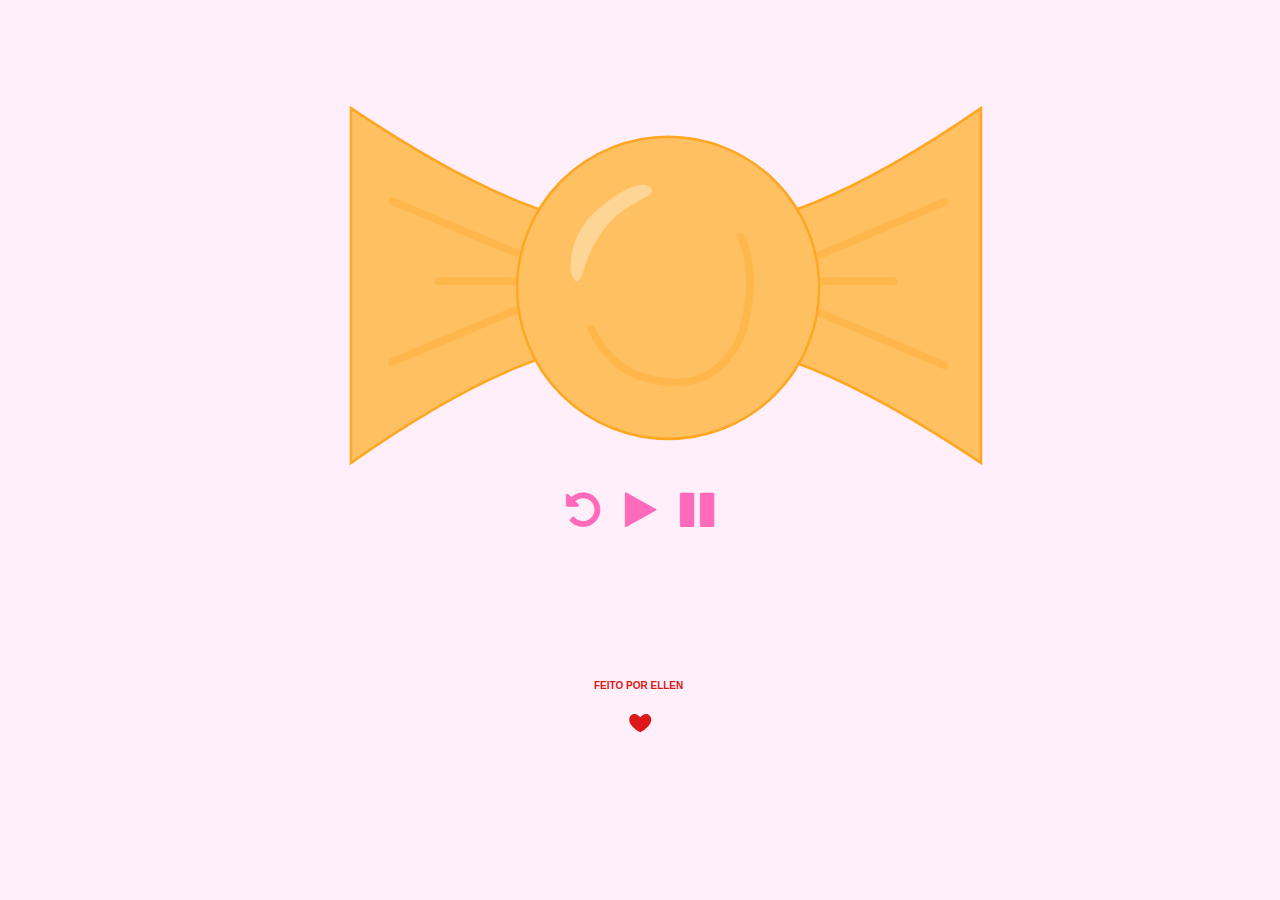
<file: candyshop.html>
<!DOCTYPE html>
<html lang="en">
    <head>
        <meta charset="UTF-8">
        <meta name="viewport" content="width=device-width, initial-scale=1.0">
        <meta http-equiv="X-UA-Compatible" content="ie=edge">
        <link rel="stylesheet" href="https://cdnjs.cloudflare.com/ajax/libs/font-awesome/4.7.0/css/font-awesome.min.css">
        <link rel='stylesheet' href='style.css'/>
        <title>Candy Pop</title>
    </head>

    <body>
       
        <section id='logo'>

            
            <h1 class='logo-name'>
                <span class='title-wrap'>
                    <span class='letters'>CANDY POP</span>
                </span>
                <span class='subtitle'>
                    DOCERIA
                </span>
            </h1>

            <div>
                <svg version="1.1" xmlns="http://www.w3.org/2000/svg" xmlns:xlink="http://www.w3.org/1999/xlink" x="0px" y="0px"
                viewBox="0 30 350 150" style="enable-background:new 0 0 380 220;" xml:space="preserve">
                
                    <path class="candy-wrap" d="M62.1,178.8V40.2c48.3,32.5,86.1,48.9,123.8,49c37.7,0,75-16.3,122.3-49v138.6
                        c-48.8-32.7-86.9-49.2-124.6-49.3C145.9,129.4,108.8,145.9,62.1,178.8z"/>
        
                    <line class="line" x1="78.2" y1="76.5" x2="126.5" y2="96.7"/>
                    <line class="line" x1="293.7" y1="77" x2="245.5" y2="97.5"/>
                    <line class="line" x1="78" y1="139.5" x2="126.2" y2="119.2"/>
                    <line class="line" x1="96.2" y1="107.8" x2="125.3" y2="107.8"/>
                    <line class="line" x1="244.9" y1="107.8" x2="274" y2="107.8"/>
                    <line class="line" x1="294" y1="140.7" x2="245.7" y2="120.3"/>
        
                    <circle class="candy" cx="186" cy="110.4" r="59"/>
        
                    <path class="candy-line" d="M214.3,90.5c0,0,5.1,8.6,3.3,24s-4.8,18.2-7.7,22.2c-7.9,11.1-20.5,12.8-34.2,8.5
                        c-13.7-4.3-19.6-18.8-19.6-18.8"/>
        
                    <path class="light-line" d="M160.5,88c-8.3,11.1-7.7,23-11.1,19.2c-3.3-3.8-1.4-18,7.9-26.3s18.4-13.2,21.8-9.5S169.6,75.6,160.5,88z"/>
                </svg>
            </div>
            
    
        </section>
        

   

        <section id='buttons'>
            <button class='restart'>
                <i class="fa fa-undo fa-3x"></i>
            </button>

            <button class='play'>
                <i class="fa fa-play fa-3x"></i>
            </button>

            <button class='pause'>
                <i class="fa fa-pause fa-3x"></i>
            </button>
        </section>

        <section id='credits'>
            
            
            
            FEITO POR ELLEN

        <svg version="1.1" id="Camada_1" xmlns="http://www.w3.org/2000/svg" xmlns:xlink="http://www.w3.org/1999/xlink" x="0px" y="0px"
        viewBox="0 0 127.8 88.9" style="enable-background:new 0 0 127.8 88.9;" xml:space="preserve">
            <path class="heart" d="M63.9,57C53.6,51.4,47.7,43.7,49.1,38c0.5-2.1,2.3-5.1,5.3-5.9c3.2-0.9,7,0.9,9.5,4.4c2.5-3.6,6.3-5.3,9.5-4.4
        c3,0.8,4.8,3.8,5.3,5.9C80.1,43.7,74.2,51.4,63.9,57z"/>
        </svg>


        </section>

        
        <script src="anime-master/lib/anime.min.js"></script>
        <script src="script.js"></script>
    </body>
</html>
</file>
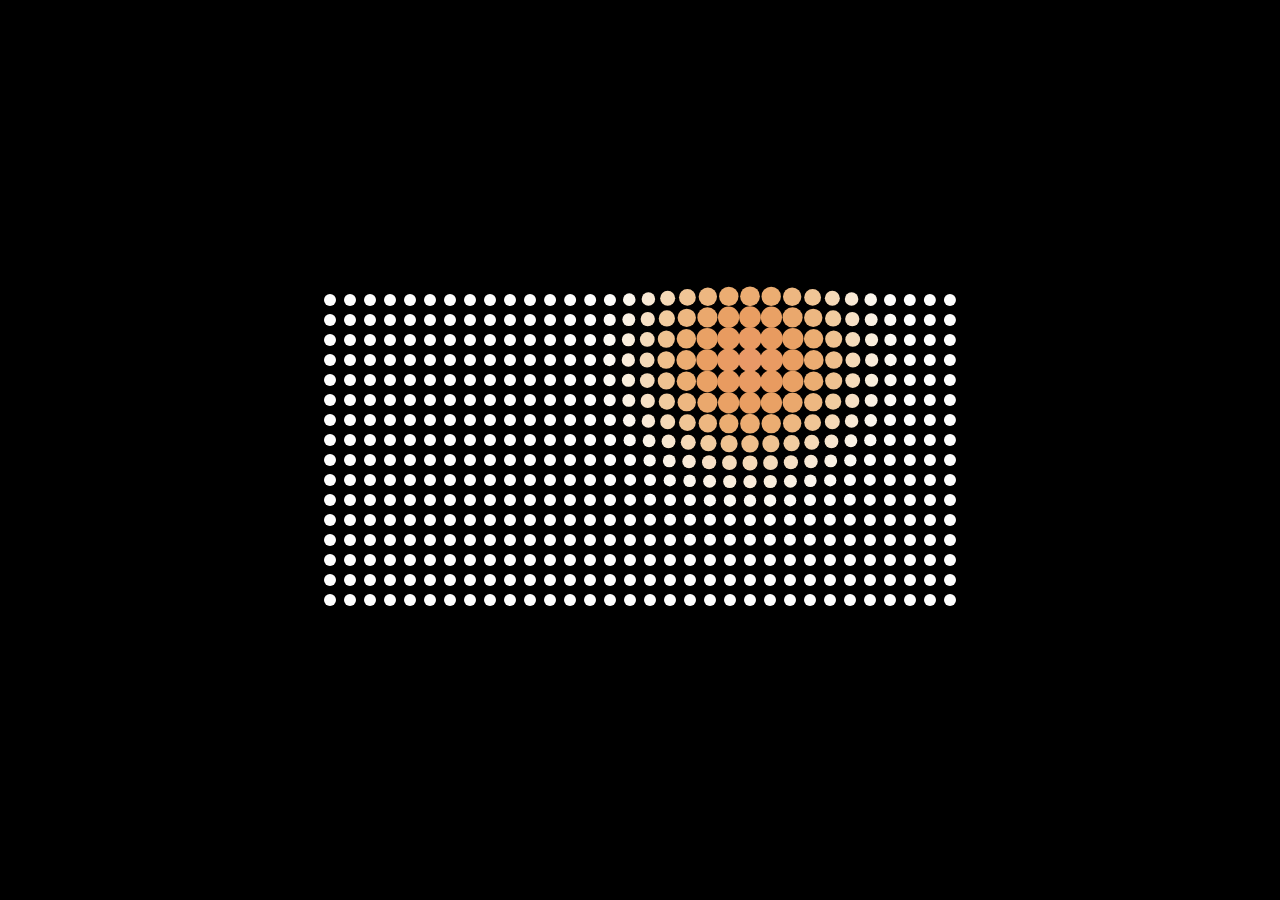
<file: anime-master/documentation/examples/advanced-staggering-2.html>
<!DOCTYPE html>
<html>
<head>
  <title>advanced staggering • anime.js</title>
  <meta charset="utf-8">
  <meta name="viewport" content="width=device-width, initial-scale=1, maximum-scale=1">
  <meta property="og:title" content="anime.js">
  <meta property="og:url" content="https://animejs.com">
  <meta property="og:description" content="Javascript Animation Engine">
  <meta property="og:image" content="https://animejs.com/documentation/assets/img/icons/og.png">
  <meta name="twitter:card" content="summary">
  <meta name="twitter:title" content="anime.js">
  <meta name="twitter:site" content="@juliangarnier">
  <meta name="twitter:description" content="Javascript Animation Engine">
  <meta name="twitter:image" content="https://animejs.com/documentation/assets/img/icons/twitter.png">
  <link rel="apple-touch-icon-precomposed" href="../assets/img/social-media-image.png">
  <link rel="icon" type="image/png" href="../assets/img/favicon.png" >
  <link href="../assets/css/animejs.css" rel="stylesheet">
  <link href="../assets/css/documentation.css" rel="stylesheet">
  <style>

    :root {
      font-size: 20px;
    }

    body {
      display: flex;
      flex-wrap: wrap;
      justify-content: center;
      align-items: center;
      height: 100vh;
      background-color: #000;
    }

    .stagger-visualizer {
      display: flex;
      flex-wrap: wrap;
      justify-content: center;
      align-items: center;
      position: relative;
      width: 32rem;
      height: 16rem;
    }

    .dots-wrapper {
      position: absolute;
      display: flex;
      flex-wrap: wrap;
      justify-content: center;
      align-items: center;
      width: 100%;
      height: 100%;
    }

    .stagger-visualizer .dot {
      position: relative;
      width: calc(1rem - 8px);
      height: calc(1rem - 8px);
      margin: 4px;
      border-radius: 50%;
      background-color: currentColor;
    }

  </style>
</head>
<body>

  <div class="stagger-visualizer">
    <div class="dots-wrapper"></div>
  </div>

</body>
<script type="module">

  import anime from '../../src/index.js';

  var advancedStaggeringAnimation = (function() {

    var staggerVisualizerEl = document.querySelector('.stagger-visualizer');
    var dotsWrapperEl = staggerVisualizerEl.querySelector('.dots-wrapper');
    var dotsFragment = document.createDocumentFragment();
    var grid = [32, 16];
    var cellSize = 1;
    var numberOfElements = grid[0] * grid[1];
    var animation;
    var paused = true;

    for (var i = 0; i < numberOfElements; i++) {
      var dotEl = document.createElement('div');
      dotEl.classList.add('dot');
      dotsFragment.appendChild(dotEl);
    }

    dotsWrapperEl.appendChild(dotsFragment);

    var index = anime.random(0, numberOfElements-1);
    var nextIndex = 0;

    function play() {

      paused = false;
      if (animation) animation.pause();

      nextIndex = anime.random(0, numberOfElements-1);

      var saturation = 75;

      var colorStart = anime.random(0, 256);
      var colorEnd = anime.random(0, 256);
      var colorRangeValue = [colorStart, colorEnd];
      var luminosityStart = anime.random(60, 80);
      var luminosityEnd = anime.random(20, 40);
      var luminosityRangeValue = [luminosityStart, luminosityEnd];

      function staggeredGridColors(el, i, total) {
        var hue = Math.round(anime.stagger(colorRangeValue, {grid: grid, from: index})(el, i, total));
        var luminosity = Math.round(anime.stagger(luminosityRangeValue, {grid: grid, from: index})(el, i, total));
        return 'hsl(' + hue + ', ' + saturation + '%, ' + luminosity + '%)';
      }

      animation = anime({
        targets: '.stagger-visualizer .dot',
        keyframes: [
          {
            zIndex: function(el, i, total) {
              return Math.round(anime.stagger([numberOfElements, 0], {grid: grid, from: index})(el, i, total));
            },
            translateX: anime.stagger('-.001rem', {grid: grid, from: index, axis: 'x'}),
            translateY: anime.stagger('-.001rem', {grid: grid, from: index, axis: 'y'}),
            duration: 200
          }, {
            translateX: anime.stagger('.075rem', {grid: grid, from: index, axis: 'x'}),
            translateY: anime.stagger('.075rem', {grid: grid, from: index, axis: 'y'}),
            scale: anime.stagger([2, .2], {grid: grid, from: index}),
            backgroundColor: staggeredGridColors,
            duration: 450
          }, {
            translateX: 0,
            translateY: 0,
            scale: 1,
            duration: 500,
          }
        ],
        delay: anime.stagger(60, {grid: grid, from: index}),
        easing: 'easeInOutQuad',
        complete: play
      }, 30)

      index = nextIndex;

    }

    play();

  })();

</script>
</html>
</file>
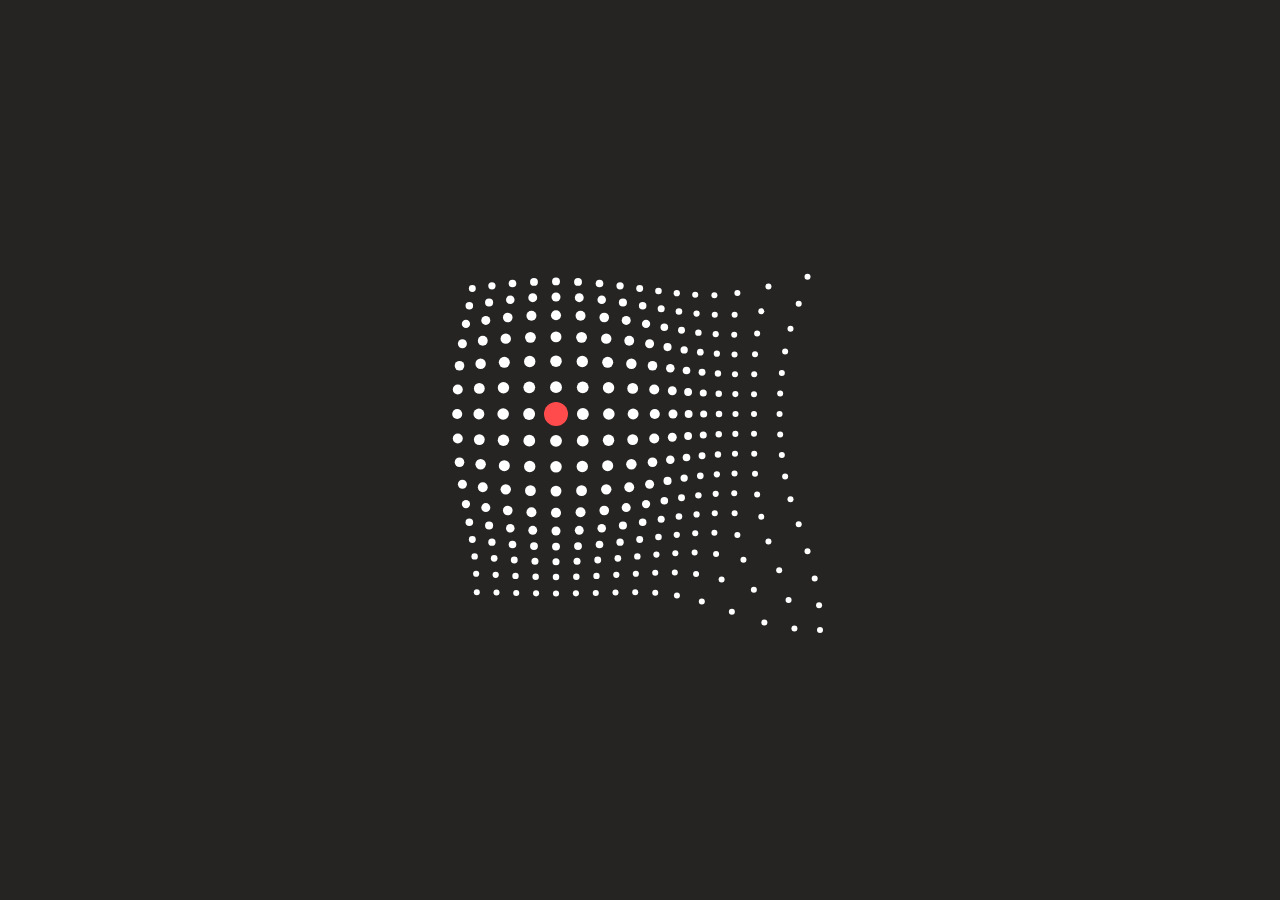
<file: anime-master/documentation/examples/advanced-staggering.html>
<!DOCTYPE html>
<html>
<head>
  <title>advanced staggering • anime.js</title>
  <meta charset="utf-8">
  <meta name="viewport" content="width=device-width, initial-scale=1, maximum-scale=1">
  <meta property="og:title" content="anime.js">
  <meta property="og:url" content="https://animejs.com">
  <meta property="og:description" content="Javascript Animation Engine">
  <meta property="og:image" content="https://animejs.com/documentation/assets/img/icons/og.png">
  <meta name="twitter:card" content="summary">
  <meta name="twitter:title" content="anime.js">
  <meta name="twitter:site" content="@juliangarnier">
  <meta name="twitter:description" content="Javascript Animation Engine">
  <meta name="twitter:image" content="https://animejs.com/documentation/assets/img/icons/twitter.png">
  <link rel="apple-touch-icon-precomposed" href="../assets/img/social-media-image.png">
  <link rel="icon" type="image/png" href="../assets/img/favicon.png" >
  <link href="../assets/css/animejs.css" rel="stylesheet">
  <link href="../assets/css/documentation.css" rel="stylesheet">
  <style>

    :root {
      font-size: 24px;
    }

    body {
      display: flex;
      flex-wrap: wrap;
      justify-content: center;
      align-items: center;
      height: 100vh;
    }

    .stagger-visualizer {
      position: relative;
      display: flex;
      flex-wrap: wrap;
      justify-content: center;
      align-items: center;
      width: 16rem;
      height: 16rem;
    }

    .stagger-visualizer .dot {
      position: relative;
      width: .25rem;
      height: .25rem;
      margin: .375rem;
      background-color: currentColor;
      border-radius: 50%;
    }

    .stagger-visualizer .cursor {
      position: absolute;
      z-index: 1;
      top: 0;
      left: 0;
      width: 1rem;
      height: 1rem;
      background-color: currentColor;
      border-radius: 50%;
    }

  </style>
</head>
<body>

  <div class="stagger-visualizer">
    <div class="cursor color-red"></div>
  </div>

</body>
<script type="module">

  import anime from '../../src/index.js';

  const staggerVisualizerEl = document.querySelector('.stagger-visualizer');
  const fragment = document.createDocumentFragment();
  const numberOfElements = 16*16;
  var animation;

  for (let i = 0; i < numberOfElements; i++) {
    const dotEl = document.createElement('div');
    dotEl.classList.add('dot');
    fragment.appendChild(dotEl);
  }

  staggerVisualizerEl.appendChild(fragment);

  let index = anime.random(0, numberOfElements);
  let nextIndex = 0;

  function animateGrid() {

    if (animation) animation.pause();

    nextIndex = anime.random(0, numberOfElements);

    anime.set('.cursor', {
      translateX: anime.stagger('-1rem', {grid: [16, 16], from: index, axis: 'x'}),
      translateY: anime.stagger('-1rem', {grid: [16, 16], from: index, axis: 'y'})
    });

    animation = anime.timeline({
      easing: 'easeInOutQuad',
      complete: animateGrid
    })
    .add({
      targets: '.cursor',
      keyframes: [
        { scale: .625 }, 
        { scale: 1.125 },
        { scale: 1 }
      ],
      duration: 600
    })
    .add({
      targets: '.dot',
      keyframes: [
        {
          translateX: anime.stagger('-.175rem', {grid: [16, 16], from: index, axis: 'x'}),
          translateY: anime.stagger('-.175rem', {grid: [16, 16], from: index, axis: 'y'}),
          duration: 200
        }, {
          translateX: anime.stagger('.125rem', {grid: [16, 16], from: index, axis: 'x'}),
          translateY: anime.stagger('.125rem', {grid: [16, 16], from: index, axis: 'y'}),
          scale: 2,
          duration: 500
        }, {
          translateX: 0,
          translateY: 0,
          scale: 1,
          duration: 600,
        }
      ],
      delay: anime.stagger(50, {grid: [16, 16], from: index})
    }, '-=600')
    .add({
      targets: '.cursor',
      translateX: { value: anime.stagger('-1rem', {grid: [16, 16], from: nextIndex, axis: 'x'}), duration: anime.random(400, 1200) },
      translateY: { value: anime.stagger('-1rem', {grid: [16, 16], from: nextIndex, axis: 'y'}), duration: anime.random(400, 1200) },
      easing: 'easeOutSine'
    }, '-=1100')

    index = nextIndex;

  }

  animateGrid();

</script>
</html>
</file>
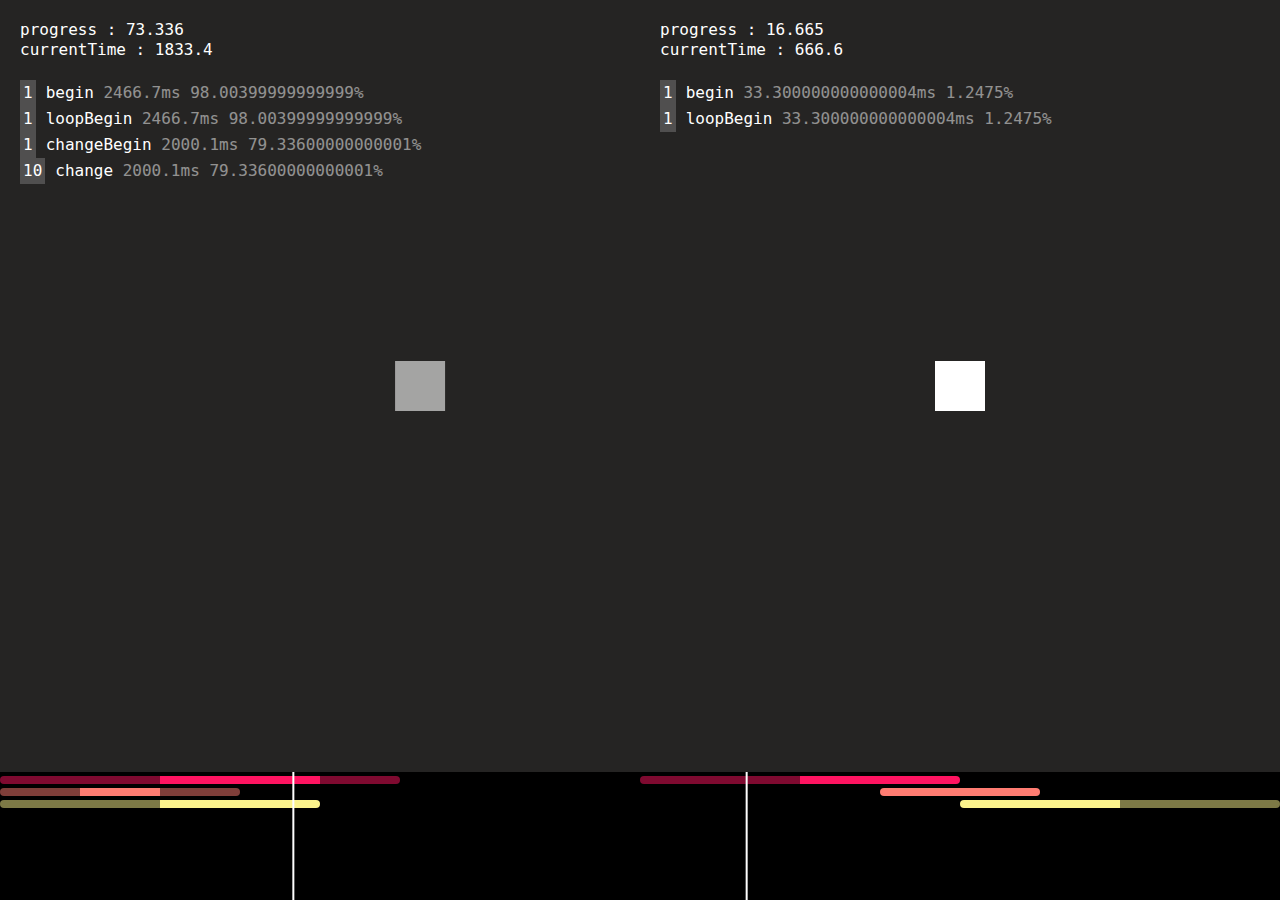
<file: anime-master/documentation/examples/anime-callbacks.html>
<!DOCTYPE html>
<html>
<head>
  <title>Anime states system | anime.js</title>
  <meta charset="utf-8">
  <meta name="viewport" content="width=device-width, initial-scale=1, maximum-scale=1">
  <meta property="og:title" content="anime.js">
  <meta property="og:url" content="https://animejs.com">
  <meta property="og:description" content="Javascript Animation Engine">
  <meta property="og:image" content="https://animejs.com/documentation/assets/img/icons/og.png">
  <meta name="twitter:card" content="summary">
  <meta name="twitter:title" content="anime.js">
  <meta name="twitter:site" content="@juliangarnier">
  <meta name="twitter:description" content="Javascript Animation Engine">
  <meta name="twitter:image" content="https://animejs.com/documentation/assets/img/icons/twitter.png">
  <link rel="apple-touch-icon-precomposed" href="../assets/img/social-media-image.png">
  <link rel="icon" type="image/png" href="../assets/img/favicon.png" >
  <link href="../assets/css/animejs.css" rel="stylesheet">
  <link href="../assets/css/documentation.css" rel="stylesheet">
  <style>

    body {
      display: flex;
      flex-wrap: no-wrap;
      justify-content: space-around;
      align-items: center;
      position: absolute;
      width: 100%;
      height: 100vh;
      padding-bottom: 128px;
    }

    .el {
      width: 50px;
      height: 50px;
      background-color: currentColor;
    }

    .log {
      overflow-y: scroll;
      position: absolute;
      top: 0;
      height: 100%;
      padding: 20px;
      padding-top: 80px;
      font-size: 16px;
      line-height: 20px;
      text-align: left;
      font-family: monospace;
    }

    .log-animation {
      left: 0;
      width: 50%;
    }

    .log-timeline {
      left: 50%;
      width: 50%;
    }

    .counter {
      display: inline-block;
      margin-right: 10px;
      padding: 3px;
      background-color: rgba(255,255,255,.2);
    }

    .currentTime, .progress { opacity: .5 }

    .time {
      position: absolute;
      top: 0;
      height: 80px;
      padding: 20px;
      font-size: 16px;
      line-height: 20px;
      text-align: left;
      font-family: monospace;
    }

    .time-animation {
      left: 0;
      width: 50%;
    }

    .time-timeline {
      left: 50%;
      width: 50%;
    }

    /* Player animation */

    .timeline {
      position: fixed;
      bottom: 0;
      height: 128px;
      padding-top: 4px;
      background-color: #000;
    }

    .timeline.player-animation {
      width: 50%;
      left: 0;
    }

    .timeline.player-timeline {
      width: 50%;
      left: 50%;
    }

    .tl-needle {
      position: absolute;
      z-index: 2;
      top: 0;
      left: 0;
      bottom: 0;
      width: 2px;
      margin-left: -1px;
      background-color: #FFF;
    }

    .tl-animation {
      position: relative;
      display: flex;
      justify-content: space-between;
      width: auto;
      height: 8px;
      margin-bottom: 4px;
      background-color: currentColor;
      border-radius: .5rem;
    }

    .tl-delay,
    .tl-end-delay {
      width: auto;
      height: 100%;
      background-color: rgba(0,0,0,.5);
    }

  </style>
</head>
<body>

  <div class="el color-04"></div>

  <div class="el color-08"></div>

  <div class="log log-animation"></div>
  <div class="time time-animation"></div>

  <div class="log log-timeline"></div>
  <div class="time time-timeline"></div>

</body>
<script type="module">

  import anime from '../../src/index.js';

  var animationTimeLogEl = document.querySelector('.time-animation');
  var timelineTimeLogEl = document.querySelector('.time-timeline');

  var animation = anime({
    targets: '.el.color-04',
    translateX: [
      {value: 200},
      {value: -200},
      {value: 200}
    ],
    rotate: {
      value: 720,
      easing: 'easeInOutCirc',
      duration: 500,
      delay: 500
    },
    opacity: {
      value: .5,
      easing: 'linear',
      duration: 1000,
      delay: 1000,
      endDelay: 0
    },
    delay: 1000,
    endDelay: 500,
    duration: 1000,
    easing: 'easeOutQuad',
    direction: 'reverse',
    loop: 2,
    autoplay: false,
    update: function(a) {
      animationTimeLogEl.innerHTML = 'progress : ' + a.progress + '<br>currentTime : ' + a.currentTime;
    },
  });


  var tl = anime.timeline({
    targets: '.el.color-08',
    easing: 'easeInOutQuad',
    autoplay: false,
    direction: 'alternate',
    loop: 3,
    update: function(a) {
      timelineTimeLogEl.innerHTML = 'progress : ' + a.progress + '<br>currentTime : ' + a.currentTime;
    }
  })
  .add({
    translateX: 100,
    delay: 1000
  })
  .add({
    translateY: 100
  }, '-=500')
  .add({
    rotate: 360,
    endDelay: 1000
  }, '-=500');


  function animePlayer(instance, playerClass) {

    function createEl(type, className, parentEl) {
      var el = document.createElement(type);
      if (className) el.classList.add(className);
      if (parentEl) parentEl.appendChild(el);
      return el;
    }

    var timelineEl = createEl('div', 'timeline', document.body);
    if (playerClass) timelineEl.classList.add(playerClass);
    var needleEl = createEl('div', 'tl-needle', timelineEl);
    var animations = [];
    var colors = ['#FF1461','#FF7C72','#FBF38C','#A6FF8F','#18FF92','#1CE2B2','#5EF3FB','#61C3FF','#5A87FF','#8453E3','#C26EFF','#FB89FB'];
    var colorIndex = 0;

    function convertMStoEM(ms) { return ms / 100; }
    function convertEMtoMS(em) { return parseFloat(em) * 250; }

    function createAnimationLog(animObj, timelineOffset) {
      var anim = animObj;
      anim.player = {};
      anim.player.animationEl = createEl('div', 'tl-animation', timelineEl);
      anim.player.delayEl = createEl('div', 'tl-delay', anim.player.animationEl);
      anim.player.endDelayEl = createEl('div', 'tl-end-delay', anim.player.animationEl);
      anim.update = function() {
        anime.set(anim.player.animationEl, {
          left: convertMStoEM(timelineOffset) + 'em',
          width: convertMStoEM(anim.duration) + 'em'
        });
        anime.set(anim.player.delayEl, {width: (anim.delay / anim.duration) * 100 + '%'});
        anime.set(anim.player.endDelayEl, {width: (anim.endDelay / anim.duration) * 100 + '%'});
      }
      anime.set(anim.player.animationEl, {color: colors[colorIndex]});
      colorIndex++;
      if (!colors[colorIndex]) colorIndex = 0;
      anim.update();
      animations.push(anim);
      return anim;
    }

    instance.pause();

    var playerAnimation = anime({
      targets: needleEl,
      translateX: convertMStoEM(instance.duration) + 'em',
      duration: instance.duration,
      direction: instance.direction,
      loop: instance.loop,
      easing: 'linear',
      update: function(a) {
        instance.seek(a.currentTime);
      },
      complete: function(a) {
        instance.seek(a.currentTime);
      }
    });

    if (instance.children.length) {
      instance.children.forEach(function(child) {
        child.animations.forEach(function(anim) {
          createAnimationLog(anim, child.timelineOffset);
        });
      })
    } else {
      instance.animations.forEach(function(anim) {
        createAnimationLog(anim);
      });
    }

  }

  animePlayer(animation, 'player-animation');
  animePlayer(tl, 'player-timeline');

  function logCallbacks(animation, logEl, callbacks) {

    function appendLog(cbName) {
      animation[cbName] = function() {
        var pEl = document.createElement('p');
        var counterSpanEl = document.createElement('span');
        var currentTimeSpanEl = document.createElement('span');
        var progressSpanEl = document.createElement('span');
        var textSpanEl = document.createElement('span');
        var lastPEl = logEl.querySelector('p:last-child');
        currentTimeSpanEl.innerHTML = ' ' + animation.currentTime + 'ms';
        progressSpanEl.innerHTML = ' ' + animation.progress + '%';
        if (lastPEl && lastPEl.querySelector('.text').innerHTML === cbName) {
          var lastCountEl = lastPEl.querySelector('.counter');
          var lastCountValue = parseFloat(lastCountEl.innerHTML);
          lastCountValue++;
          lastCountEl.innerHTML = lastCountValue;
        } else {
          counterSpanEl.innerHTML = 1;
          textSpanEl.innerHTML = cbName;
          counterSpanEl.classList.add('counter');
          textSpanEl.classList.add('text');
          currentTimeSpanEl.classList.add('currentTime');
          progressSpanEl.classList.add('progress');
          pEl.appendChild(counterSpanEl);
          pEl.appendChild(textSpanEl);
          pEl.appendChild(currentTimeSpanEl);
          pEl.appendChild(progressSpanEl);
          logEl.appendChild(pEl);
          logEl.scrollTop = logEl.scrollHeight;
        }
      }
    }

    callbacks.forEach(appendLog);

  }

  logCallbacks(animation, document.querySelector('.log-animation'), [
    'begin',
    'loopBegin',
    'changeBegin',
    'change',
    'changeComplete',
    'loopComplete',
    'complete'
  ]);


  logCallbacks(tl, document.querySelector('.log-timeline'), ['begin',
    'loopBegin',
    'changeBegin',
    'change',
    'changeComplete',
    'loopComplete',
    'complete'
  ]);


</script>
</html>
</file>
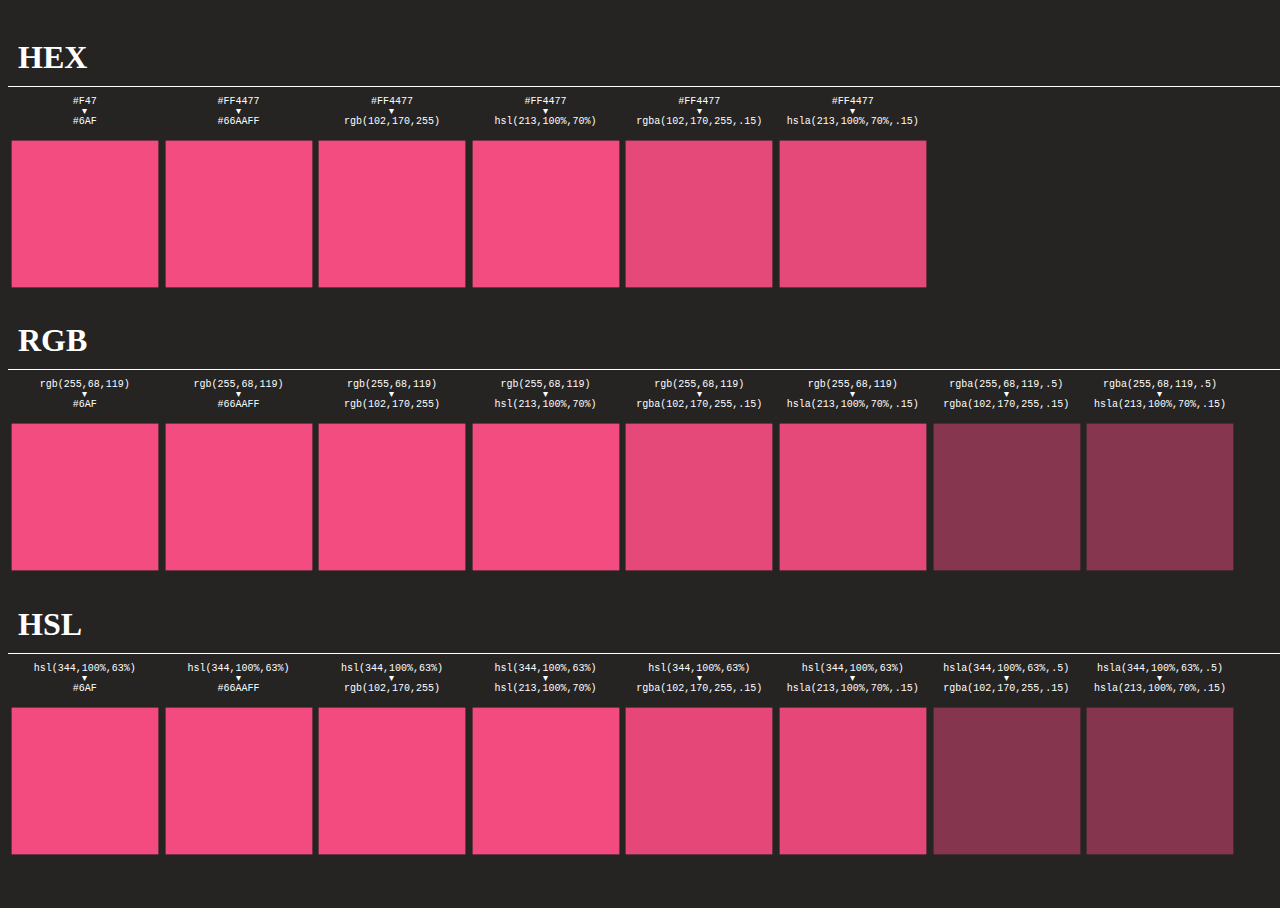
<file: anime-master/documentation/examples/anime-colors-test.html>
<!DOCTYPE html>
<html>
<head>
  <title>Colors test | anime.js</title>
  <meta charset="utf-8">
  <meta name="viewport" content="width=device-width, initial-scale=1, maximum-scale=1">
  <meta property="og:title" content="anime.js">
  <meta property="og:url" content="https://animejs.com">
  <meta property="og:description" content="Javascript Animation Engine">
  <meta property="og:image" content="https://animejs.com/documentation/assets/img/icons/og.png">
  <meta name="twitter:card" content="summary">
  <meta name="twitter:title" content="anime.js">
  <meta name="twitter:site" content="@juliangarnier">
  <meta name="twitter:description" content="Javascript Animation Engine">
  <meta name="twitter:image" content="https://animejs.com/documentation/assets/img/icons/twitter.png">
  <link rel="apple-touch-icon-precomposed" href="../assets/img/social-media-image.png">
  <link rel="icon" type="image/png" href="../assets/img/favicon.png">
  <link href="../assets/css/documentation.css" rel="stylesheet">
  <script src="../../lib/anime.min.js"></script>
  <!-- <script src="../assets/js/anime/anime.2.0.2.js"></script> -->
  <!-- <script src="../assets/js/anime/anime.1.3.js"></script> -->
  <style>
    body {
      width: 100%;
      height: 100vh;
    }
    .color-tests {
      display: flex;
      flex-wrap: wrap;
    }
    .section-title {
      display: block;
      width: 100%;
      margin-bottom: 10px;
      padding: 10px;
      border-bottom: 1px solid #FFF;
    }
    .color-test {
      flex-shrink: 2;
      text-align: center;
      font-size: 10px;
      line-height: 1em;
      font-family: monospace;
    }
    .color-el {
      display: flex;
      align-items: center;
      justify-content: center;
      position: relative;
      width: 12vw;
      height: 12vw;
      margin-top: 10px;
    }
  </style>
</head>
<body>
  <section class="color-section">
    <h1 class="section-title">HEX</h1>
    <div class="color-tests">
      <div class="color-test hex-to-hex-shorthand">#F47<br>▾<br>#6AF</div>
      <div class="color-test hex-to-hex">#FF4477<br>▾<br>#66AAFF</div>
      <div class="color-test hex-to-rgb">#FF4477<br>▾<br>rgb(102,170,255)</div>
      <div class="color-test hex-to-hsl">#FF4477<br>▾<br>hsl(213,100%,70%)</div>
      <div class="color-test hex-to-rgba">#FF4477<br>▾<br>rgba(102,170,255,.15)</div>
      <div class="color-test hex-to-hsla">#FF4477<br>▾<br>hsla(213,100%,70%,.15)</div>
    </div>
  </section>
  <section class="color-section">
    <h1 class="section-title">RGB</h1>
    <div class="color-tests">
      <div class="color-test rgb-to-hex-shorthand">rgb(255,68,119)<br>▾<br>#6AF</div>
      <div class="color-test rgb-to-hex">rgb(255,68,119)<br>▾<br>#66AAFF</div>
      <div class="color-test rgb-to-rgb">rgb(255,68,119)<br>▾<br>rgb(102,170,255)</div>
      <div class="color-test rgb-to-hsl">rgb(255,68,119)<br>▾<br>hsl(213,100%,70%)</div>
      <div class="color-test rgb-to-rgba">rgb(255,68,119)<br>▾<br>rgba(102,170,255,.15)</div>
      <div class="color-test rgb-to-hsla">rgb(255,68,119)<br>▾<br>hsla(213,100%,70%,.15)</div>
      <div class="color-test rgba-to-rgba">rgba(255,68,119,.5)<br>▾<br>rgba(102,170,255,.15)</div>
      <div class="color-test rgba-to-hsla">rgba(255,68,119,.5)<br>▾<br>hsla(213,100%,70%,.15)</div>
    </div>
  </section>
  <section class="color-section">
    <h1 class="section-title">HSL</h1>
    <div class="color-tests">
      <div class="color-test hsl-to-hex-shorthand">hsl(344,100%,63%)<br>▾<br>#6AF</div>
      <div class="color-test hsl-to-hex">hsl(344,100%,63%)<br>▾<br>#66AAFF</div>
      <div class="color-test hsl-to-rgb">hsl(344,100%,63%)<br>▾<br>rgb(102,170,255)</div>
      <div class="color-test hsl-to-hsl">hsl(344,100%,63%)<br>▾<br>hsl(213,100%,70%)</div>
      <div class="color-test hsl-to-rgba">hsl(344,100%,63%)<br>▾<br>rgba(102,170,255,.15)</div>
      <div class="color-test hsl-to-hsla">hsl(344,100%,63%)<br>▾<br>hsla(213,100%,70%,.15)</div>
      <div class="color-test hsla-to-rgba">hsla(344,100%,63%,.5)<br>▾<br>rgba(102,170,255,.15)</div>
      <div class="color-test hsla-to-hsla">hsla(344,100%,63%,.5)<br>▾<br>hsla(213,100%,70%,.15)</div>
    </div>
  </section>
  <script>

    var colorTestEls = document.querySelectorAll('.color-test');

    function createTest(el) {
      var testHtml = el.innerHTML;
      var testValues = testHtml.split('<br>▾<br>');
      var colorEl = document.createElement('div');
      colorEl.classList.add('color-el');
      el.appendChild(colorEl);
      anime({
        targets: colorEl,
        backgroundColor: [testValues[0], testValues[1]],
        scale: [.97, .75],
        direction: 'alternate',
        easing: 'easeInOutSine',
        duration: 4000,
        loop: true
      });
    }

    for (var i = 0; i < colorTestEls.length; i++) createTest(colorTestEls[i]);

  </script>
</body>
</html>
</file>
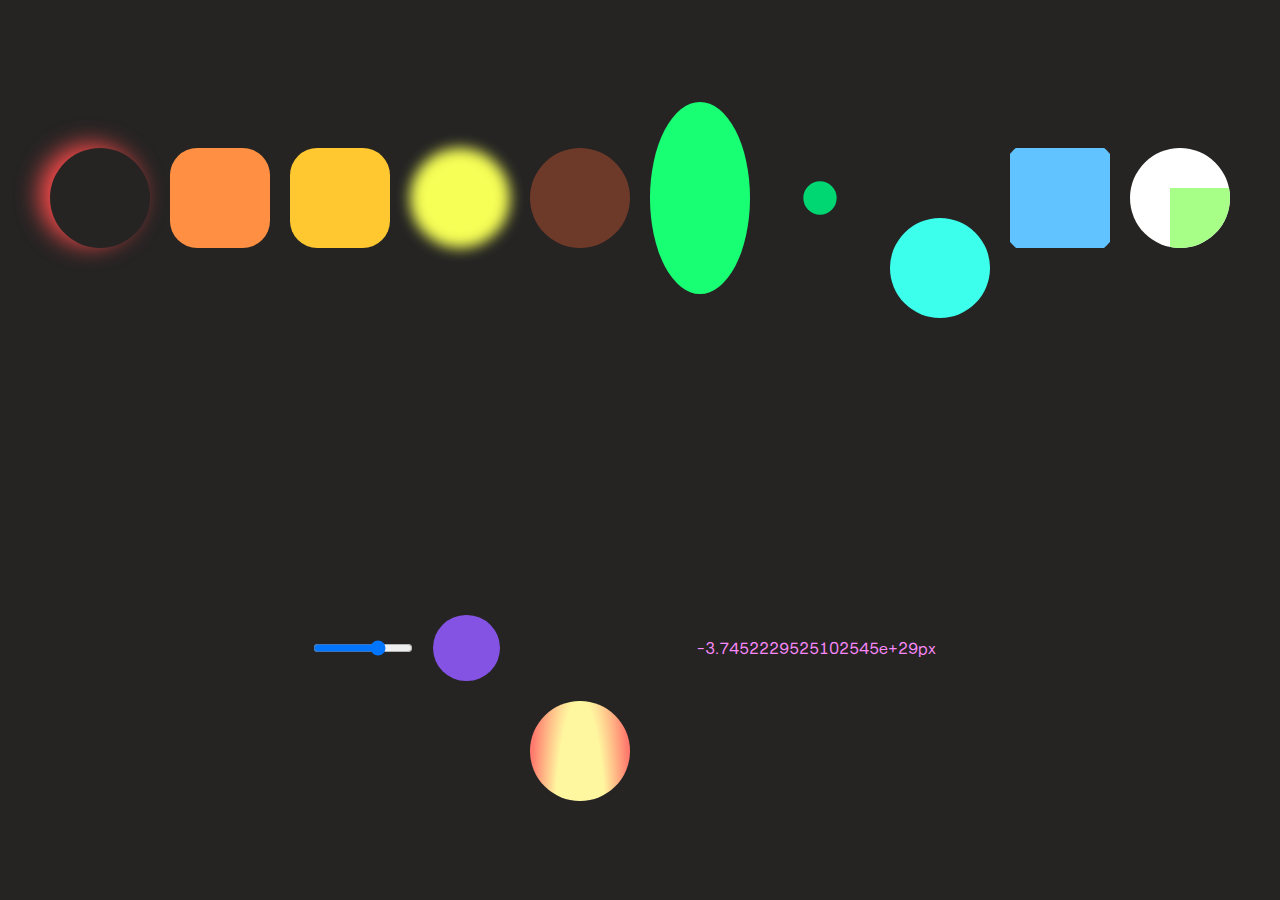
<file: anime-master/documentation/examples/anime-complex-properties.html>
<!DOCTYPE html>
<html>
<head>
  <title>Complex properties | anime.js</title>
  <meta charset="utf-8">
  <meta name="viewport" content="width=device-width, initial-scale=1, maximum-scale=1">
  <meta property="og:title" content="anime.js">
  <meta property="og:url" content="https://animejs.com">
  <meta property="og:description" content="Javascript Animation Engine">
  <meta property="og:image" content="https://animejs.com/documentation/assets/img/icons/og.png">
  <meta name="twitter:card" content="summary">
  <meta name="twitter:title" content="anime.js">
  <meta name="twitter:site" content="@juliangarnier">
  <meta name="twitter:description" content="Javascript Animation Engine">
  <meta name="twitter:image" content="https://animejs.com/documentation/assets/img/icons/twitter.png">
  <link rel="apple-touch-icon-precomposed" href="../assets/img/social-media-image.png">
  <link href="../assets/css/animejs.css" rel="stylesheet">
  <link href="../assets/css/documentation.css" rel="stylesheet">
  <!-- <script src="../../lib/anime.min.js"></script> -->
  <!-- <script src="../assets/js/anime/anime.1.3.js"></script> -->
  <!-- <script src="../assets/js/anime/anime.2.0.1.js"></script> -->
  <style>
    body {
      display: flex;
      flex-wrap: wrap;
      justify-content: center;
      align-items: center;
      min-height: 100vh;
    }
    .item {
      width: 100px;
      height: 100px;
      margin-top: 20px;
      border-radius: 50%;
      background-color: currentColor;
      margin: 10px;
    }
    .box-shadow {
      background-color: transparent;
    }
    .clip-path {
      border-radius: 0;
    }
    .auto-property {
      background-image: radial-gradient(50% 100%, #FFF7A0 50%, #FF7A6D 100%);
      background-size: auto 100px;
    }
    .exponent-values {
      width: 300px;
      background-color: transparent;
      text-align: center;
    }
  </style>
</head>
<body>
  <div class="box-shadow item color-red"></div>
  <div class="unit-less item color-orange"></div>
  <div class="specified-unit item color-lightorange"></div>
  <div class="filter item color-yellow"></div>
  <div class="rgba item color-citrus"></div>
  <div class="calc item color-green"></div>
  <div class="zero-value item color-darkgreen"></div>
  <div class="round-value item color-turquoise"></div>
  <div class="clip-path item color-skyblue"></div>
  <svg class="item" xmlns="http://www.w3.org/2000/svg" viewBox="0 0 100 100">
    <g id="Page-1" fill="none" fill-rule="evenodd">
      <g id="svg" fill="#A7FF87">
        <rect id="Rectangle" width="50" height="50" x="25" y="25"/>
      </g>
    </g>
  </svg>
  <input class="item" type="range" value="0" min="0" max="100">
  <div class="basic-css color-lavender item"></div>
  <div class="auto-property color-purple item"></div>
  <input class="exponent-values color-pink item" value="-1.1234567890123456789e+30px"></input>
  <script type="module">
    
    import anime from "../../src/index.js";

    var boxShadow = anime({
      targets: '.box-shadow',
      boxShadow: [
        {value: ['10px -10px 10px 0 currentColor', '10px 10px 20px 0 currentColor']},
        {value: '-10px 10px 30px 0 currentColor'},
        {value: '-10px -10px 20px 0 currentColor'},
        {value: '10px -10px 10px 0 currentColor'}
      ],
      loop: true,
      easing: 'linear'
    });
    var unitLess = anime({
      targets: '.unit-less',
      borderRadius: 16,
      loop: true,
      direction: 'alternate',
      easing: 'linear'
    });
    var specifiedUnit = anime({
      targets: '.specified-unit',
      borderRadius: '1em',
      loop: true,
      direction: 'alternate',
      easing: 'linear'
    });
    var filter = anime({
      targets: '.filter',
      filter: ["blur(20px)", "blur(0px)"],
      loop: true,
      direction: 'alternate',
      easing: 'linear'
    });
    var rgba = anime({
      targets: '.rgba',
      backgroundColor: ['rgba(255,100,50,1)', 'rgba(255,100,50,.0)'],
      loop: true,
      direction: 'alternate',
      easing: 'linear'
    });
    var calc = anime({
      targets: '.calc',
      height: ['calc(25% - 100px)', 'calc(25% - 0px)'],
      loop: true,
      direction: 'alternate',
      easing: 'linear'
    });
    var zeroValue = anime({
      targets: '.zero-value',
      scale: 0,
      loop: true,
      direction: 'alternate',
      easing: 'linear'
    });
    var roundValue = anime({
      targets: '.round-value',
      translateY: 100,
      round: .1,
      loop: true,
      direction: 'alternate',
      easing: 'linear'
    });
    var clipPath = anime({
      targets: '.clip-path',
      clipPath: ['circle(0px at center)', 'circle(100px at center)'],
      loop: true,
      direction: 'alternate',
      easing: 'linear'
    });
    var svgTransform = anime({
      targets: 'rect',
      transform: 'translate(10 10) scale(2)',
      loop: true,
      direction: 'alternate',
      easing: 'linear'
    });
    var rangeValue = anime({
      targets: 'input[type="range"]',
      value: 100,
      loop: true,
      direction: 'alternate',
      easing: 'linear'
    });
    var basicCSS = anime({
      targets: '.basic-css',
      width: 50,
      height: 50,
      loop: true,
      direction: 'alternate',
      easing: 'linear'
    });
    var autoProperty = anime({
      targets: '.auto-property',
      backgroundSize: ['auto 10px', 'auto 400px'],
      margin: '20% 40px 10px 30px',
      loop: true,
      direction: 'alternate',
      easing: 'linear'
    });
    var exponentValues = anime({
      targets: '.exponent-values',
      value: '+1.0123456789012346e+21px',
      loop: true,
      direction: 'alternate',
      easing: 'linear'
    });
  </script>
</body>
</html>
</file>
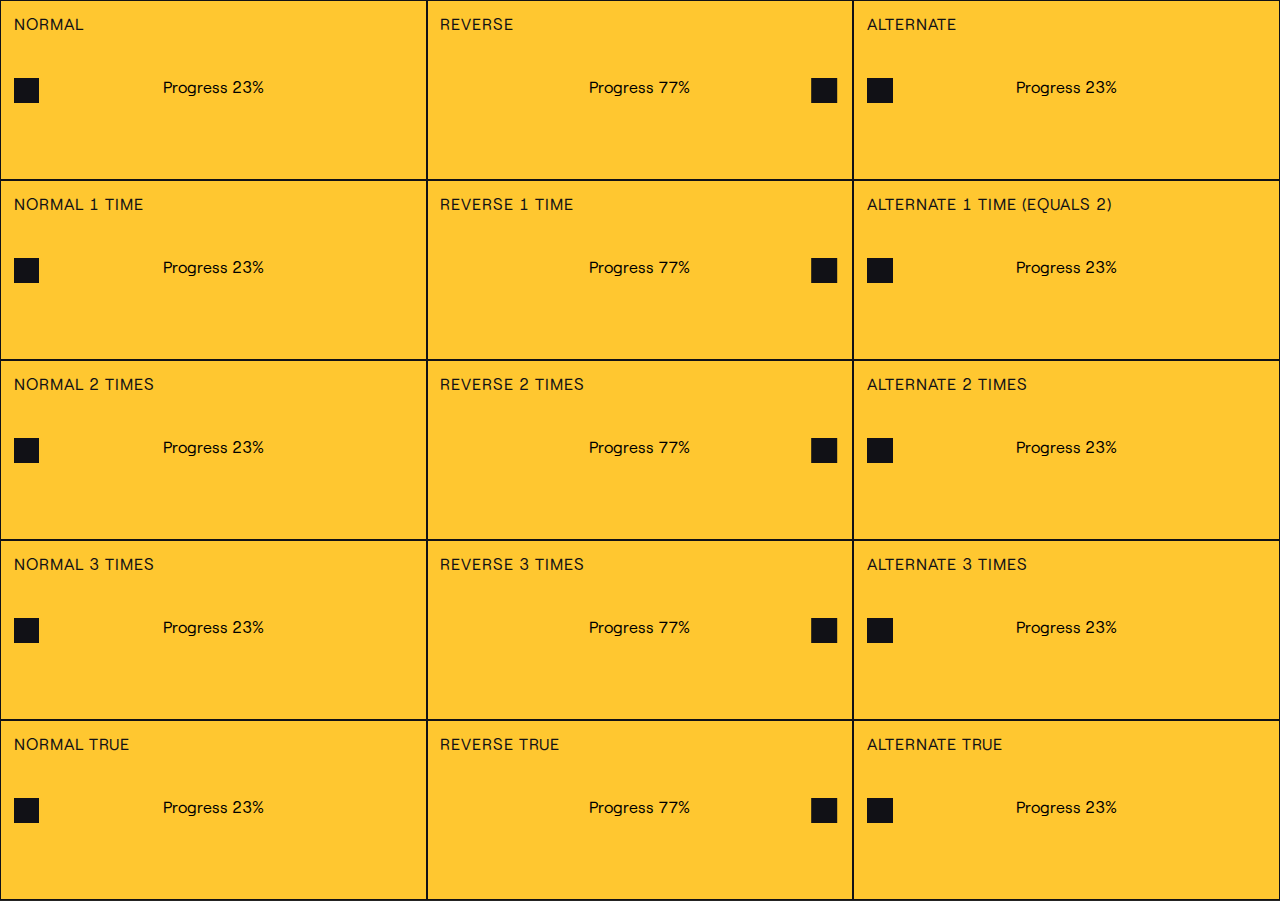
<file: anime-master/documentation/examples/anime-directions-testing.html>
<!DOCTYPE html>
<html>
<head>
  <title>Diretions Testing | anime.js</title>
  <meta charset="utf-8">
  <meta name="viewport" content="width=device-width, initial-scale=1, maximum-scale=1">
  <meta property="og:title" content="anime.js">
  <meta property="og:url" content="https://animejs.com">
  <meta property="og:description" content="Javascript Animation Engine">
  <meta property="og:image" content="https://animejs.com/documentation/assets/img/icons/og.png">
  <meta name="twitter:card" content="summary">
  <meta name="twitter:title" content="anime.js">
  <meta name="twitter:site" content="@juliangarnier">
  <meta name="twitter:description" content="Javascript Animation Engine">
  <meta name="twitter:image" content="https://animejs.com/documentation/assets/img/icons/twitter.png">
  <link rel="apple-touch-icon-precomposed" href="../assets/img/social-media-image.png">
  <link rel="icon" type="image/png" href="../assets/img/favicon.png">
  <link href="../assets/css/animejs.css" rel="stylesheet">
  <link href="../assets/css/documentation.css" rel="stylesheet">
  <script src="../../lib/anime.min.js"></script>
  <style>
    body {
      display: flex;
      flex-wrap: wrap;
      align-items: center;
      justify-content: flex-start;
      height: auto;
    }
    article {
      padding: 1vw;
      position: relative;
      width: 33.33%;
      height: 20vh;
      background: currentColor;
      border: 1px solid #111116;
    }
    h2 {
      color: #111116;
    }
    .el {
      position: relative;
      top: 5vh;
      width: 2vw;
      height: 2vw;
      background: #111116;
    }
    .logs {
      display: flex;
      flex-direction: column;
      flex-wrap: wrap;
      align-items: center;
      justify-content: center;
      position: absolute;
      top: 1vh;
      left: 0;
      bottom: 0;
      height: 19vh;
      width: 100%;
    }
    input {
      text-align: center;
      background: none;
      border: none;
    }
  </style>
</head>
<body>
  <script>
    function createTest(title, numberOfTargets, params) {
      var testEl = document.createElement('article');
      var testZoneEl = document.createElement('div');
      var logsEl = document.createElement('div');
      var progressEl = document.createElement('input');
      var promiseEl = document.createElement('input');
      var h2El = document.createElement('h2');

      for (var i = 0; i < numberOfTargets; i++) {
        var el = document.createElement('div');
        el.classList.add('el');
        testZoneEl.appendChild(el);
      }

      h2El.innerHTML = title;
      testEl.appendChild(h2El);
      logsEl.classList.add('logs');
      logsEl.appendChild(progressEl);
      logsEl.appendChild(promiseEl);
      testEl.appendChild(logsEl);
      testEl.appendChild(testZoneEl);
      document.body.appendChild(testEl);

      params.targets = testZoneEl.querySelectorAll('div');
      params.translateX = '29vw';
      params.delay = 1000;
      params.endDelay = 1000;
      params.easing = 'easeInOutQuad';
      params.begin = function() { testEl.classList.add('color-lightorange') };
      params.update = function(a) { 
        testEl.classList.add('color-red');
        progressEl.value = 'Progress ' + Math.round(a.progress) + '%';
      };
      params.complete = function() { testEl.classList.add('color-darkgreen') };
      var animation = anime(params);
      animation.finished.then(function() {
        promiseEl.value = 'Promise resolved'
        console.log('Promise resolved');
      });
      testEl.onclick = function() {
        testEl.classList.add('color-red');
        testEl.classList.remove('color-lightorange');
        testEl.classList.remove('color-darkgreen');
        animation.restart();
      }
    }

    createTest('Normal', 1, {});

    createTest('Reverse', 1, {
      direction: 'reverse'
    });

    createTest('Alternate', 1, {
      direction: 'alternate'
    });

    createTest('Normal 1 time', 1, {
      loop: 1
    });

    createTest('Reverse 1 time', 1, {
      direction: 'reverse',
      loop: 1
    });

    createTest('Alternate 1 time (equals 2)', 1, {
      direction: 'alternate',
      loop: 1
    });

    createTest('Normal 2 times', 1, {
      loop: 2
    });

    createTest('Reverse 2 times', 1, {
      direction: 'reverse',
      loop: 2
    });

    createTest('Alternate 2 times', 1, {
      direction: 'alternate',
      loop: 2
    });

    createTest('Normal 3 times', 1, {
      loop: 3
    });

    createTest('Reverse 3 times', 1, {
      direction: 'reverse',
      loop: 3
    });

    createTest('Alternate 3 times', 1, {
      direction: 'alternate',
      loop: 3
    });

    createTest('Normal true', 1, {
      loop: true
    });

    createTest('Reverse true', 1, {
      direction: 'reverse',
      loop: true
    });

    createTest('Alternate true', 1, {
      direction: 'alternate',
      loop: true
    });



  </script>
</body>
</html>
</file>
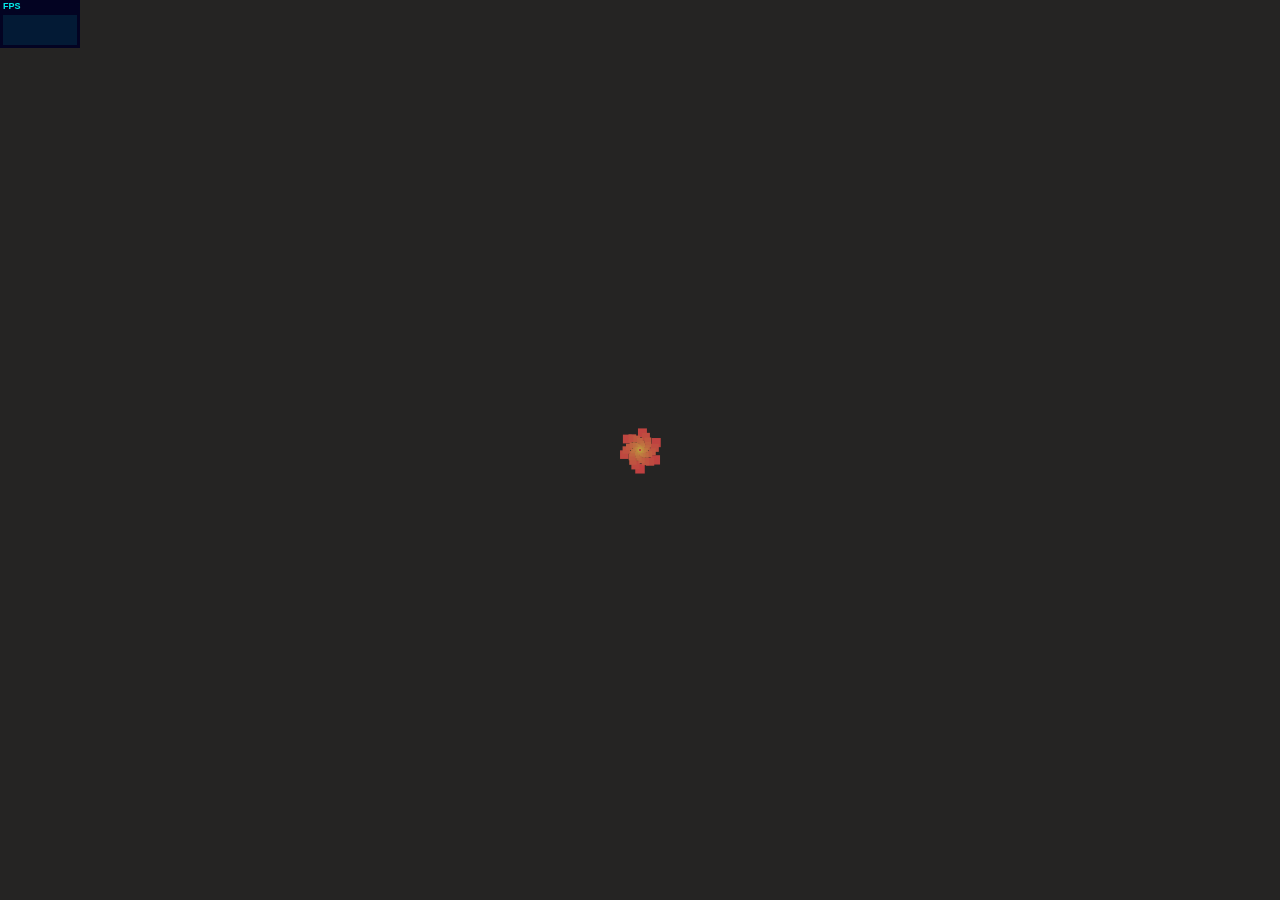
<file: anime-master/documentation/examples/anime-DOM-stress-test.html>
<!DOCTYPE html>
<html>
<head>
  <title>DOM stress test | anime.js</title>
  <meta charset="utf-8">
  <meta name="viewport" content="width=device-width, initial-scale=1, maximum-scale=1">
  <meta property="og:title" content="anime.js">
  <meta property="og:url" content="https://animejs.com">
  <meta property="og:description" content="Javascript Animation Engine">
  <meta property="og:image" content="https://animejs.com/documentation/assets/img/icons/og.png">
  <meta name="twitter:card" content="summary">
  <meta name="twitter:title" content="anime.js">
  <meta name="twitter:site" content="@juliangarnier">
  <meta name="twitter:description" content="Javascript Animation Engine">
  <meta name="twitter:image" content="https://animejs.com/documentation/assets/img/icons/twitter.png">
  <link rel="apple-touch-icon-precomposed" href="../assets/img/social-media-image.png">
  <link rel="icon" type="image/png" href="../assets/img/favicon.png" >
  <link href="../assets/css/animejs.css" rel="stylesheet">
  <link href="../assets/css/documentation.css" rel="stylesheet">
  <script src="../../lib/anime.min.js"></script>
  <!-- <script src="../assets/js/anime/anime.2.0.2.js"></script> -->
  <!-- <script src="../assets/js/anime/anime.1.0.js"></script> -->
  <style>

    .el {
      position: absolute;
      top: 50%;
      left: 50%;
      width: 1em;
      height: 1em;
      margin: -.5em 0 0 -.5em;
      font-size: 20px;
    }

  </style>
</head>
<body></body>
<script>

  var wrapperEl = document.body;
  var numberOfEls = 500;
  var duration = numberOfEls * 10;
  var radius = window.innerWidth < window.innerHeight ? window.innerWidth : window.innerHeight;
  var distance = (radius / 4 <= 150 ? 150 : radius / 2.5) / 16; 

  function createEl(i) {
    var el = document.createElement('div');
    var hue = Math.round(360 / numberOfEls * i);
    el.classList.add('el');
    //el.style.border = '5px solid hsl(' + hue + ', 50%, 50%)';
    el.style.backgroundColor = 'hsl(' + hue + ', 50%, 50%)';
    wrapperEl.appendChild(el);
    anime({
      targets: el,
      translateX: Math.sin(i) * distance + 'rem',
      translateY: Math.cos(i) * distance + 'rem',
      scale: [
        {value: [.1, 2]},
        {value: .1}
      ],
      easing: 'easeInOutSine',
      loop: true,
      duration: duration,
      delay: i * (duration / numberOfEls)
    });
  };

  for (var i = 0; i < numberOfEls; i++) createEl(i);

  </script>
  <script src="../assets/js/vendors/stats.min.js"></script>
</html>
</file>
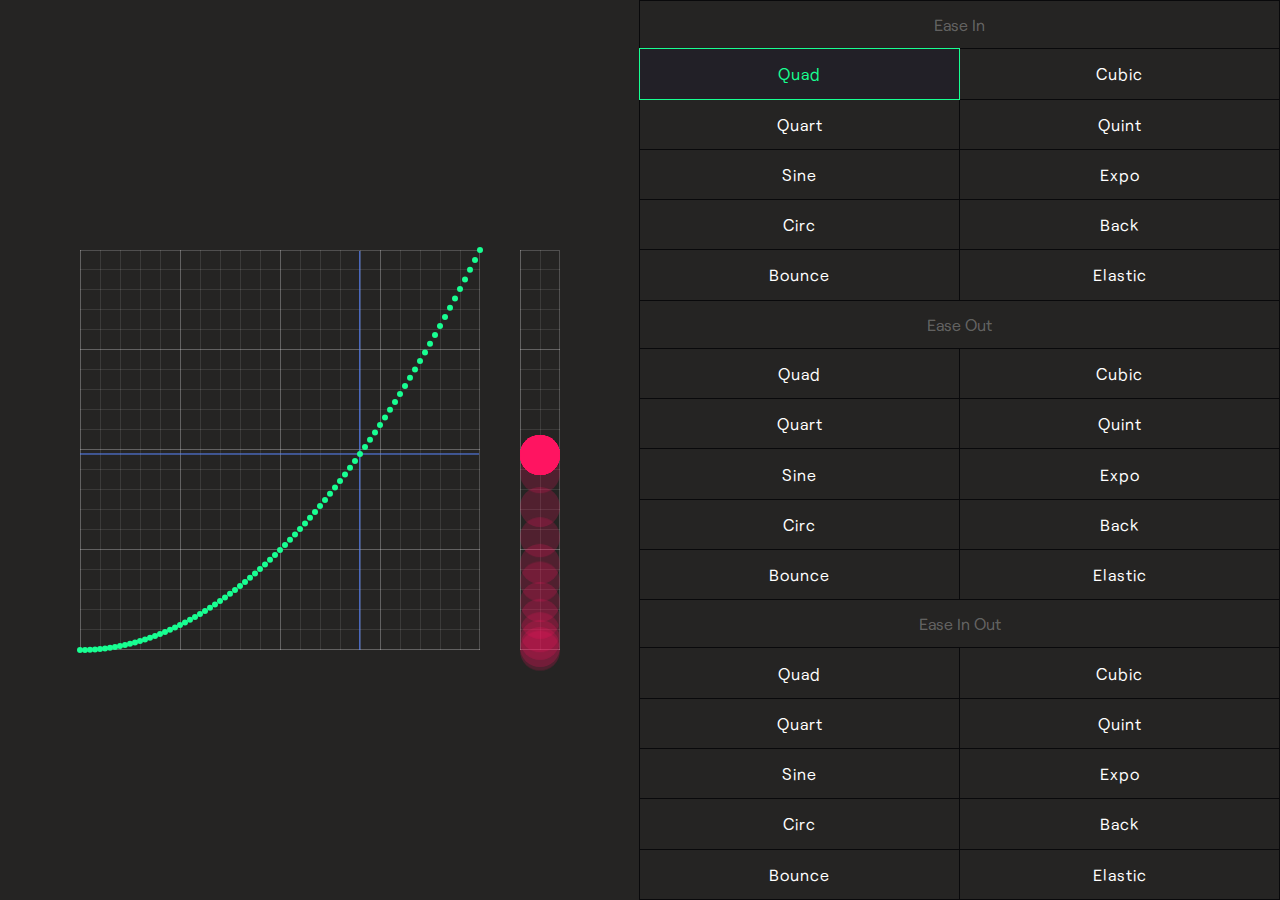
<file: anime-master/documentation/examples/anime-ease-visualizer.html>
<!DOCTYPE html>
<html>
<head>
  <title>Ease visualizer | anime.js</title>
  <meta charset="utf-8">
  <meta name="viewport" content="width=device-width, initial-scale=1, maximum-scale=1">
  <meta property="og:title" content="anime.js">
  <meta property="og:url" content="https://animejs.com">
  <meta property="og:description" content="Javascript Animation Engine">
  <meta property="og:image" content="https://animejs.com/documentation/assets/img/icons/og.png">
  <meta name="twitter:card" content="summary">
  <meta name="twitter:title" content="anime.js">
  <meta name="twitter:site" content="@juliangarnier">
  <meta name="twitter:description" content="Javascript Animation Engine">
  <meta name="twitter:image" content="https://animejs.com/documentation/assets/img/icons/twitter.png">
  <link rel="apple-touch-icon-precomposed" href="../assets/img/social-media-image.png">
  <link rel="icon" type="image/png" href="../assets/img/favicon.png">
  <link href="../assets/css/animejs.css" rel="stylesheet">
  <link href="../assets/css/documentation.css" rel="stylesheet">
  <script src="../../lib/anime.min.js"></script>
  <style>
    .easings {
      display: flex;
      justify-content: space-between;
      align-items: center;
      flex-direction: column;
      position: absolute;
      width: 100%;
      height: 100%;
    }
    .output {
      display: flex;
      justify-content: center;
      align-items: center;
      position: relative;
      width: 100%;
      height: 400px;
    }
    .options {
      display: flex;
      flex-wrap: wrap;
      flex-direction: row;
      width: 100%;
      min-height: 300px;
      border-top: 1px solid #09090B;
    }
    .grid {
      border-top: 1px solid rgba(255,255,255,0.2);
      border-right: 1px solid rgba(255,255,255,0.2);
      background: linear-gradient(0deg, rgba(255,255,255,0.2) 1px, rgba(0,0,0,0) 1px),
                  linear-gradient(90deg, rgba(255,255,255,0.2) 1px, rgba(0,0,0,0) 1px),
                  linear-gradient(0deg, rgba(255,255,255,0.1) 1px, rgba(0,0,0,0) 1px),
                  linear-gradient(90deg, rgba(255,255,255,0.1) 1px, rgba(0,0,0,0) 1px);
      background-position: 0px -1px;
      background-size: 100px 100px, 100px 100px, 20px 20px, 20px 20px;
    }
    .visualizer-wrapper {
      position: relative;
      width: 100%;
      height: 100%;
    }
    .visualizer {
      position: relative;
      width: 100%;
    }
    .value {
      position: relative;
      width: 20px;
      height: 100%;
      margin-left: 20px;
    }
    @media screen and (min-width: 980px) {
      .easings {
        flex-direction: row;
      }
      .output {
        width: 50%;
        height: 100%;
      }
      .options {
        width: 50%;
        height: 100%;
      }
      .visualizer-wrapper {
        width: 400px;
        height: 400px;
      }
      .value {
        width: 40px;
        height: 400px;
        margin-left: 40px;
      }
    }
    .axis {
      position: absolute;
      background: #5A87FF;
    }
    .axis.x {
      width: 1px;
      height: 100%;
      transform-origin: 0 0;
    }
    .axis.y {
      bottom: 0;
      width: 100%;
      height: 1px;
      transform-origin: 100% 0;
    }
    .graph {
      position: absolute;
      top: 0;
      left: 0;
      right: 0;
      bottom: 0;
    }
    .cursor {
      position: absolute;
      z-index: 2;
      width: 40px;
      height: 40px;
      margin-top: -20px;
      background: #FF1461;
      border-radius: 50%;
      transform: translateY(100px);
    }
    .curve {
      display: flex;
      justify-content: space-between;
      align-items: flex-end;
      overflow: visible;
      position: relative;
      z-index: 1;
      width: 100%;
      height: 100%;
    }
    .curve-dot {
      position: relative;
      width: 6px;
      height: 6px;
      margin-bottom: -3px;
      margin-left: -3px;
      border-radius: 50%;
      flex-shrink: 0;
      background-color: #18FF92;
    }
    .curve-dot:first-child {
      margin-left: -3px;
    }
    .curve-dot:last-child {
      margin-right: -4px;
    }
    button {
      opacity: 1;
      position: relative;
      color: currentColor;
      font-size: 16px;
      width: calc(50% + 1px);
      border: 1px solid #09090B;
      background: transparent;
      margin: -1px 0 0 -1px;
      letter-spacing: 1px;
    }
    label {
      display: flex;
      align-items: center;
      justify-content: center;
      width: calc(100% + 1px);
      margin: -1px 0 0 -1px;
      border-top: 0px;
      border-left: 1px solid #09090B;
      border-right: 1px solid #09090B;
      color: rgba(255,255,255,.3);
    }
    button.active {
      color: #18FF92;
      z-index: 1;
      opacity: 1;
      border: 1px solid currentColor;
      background: #222027;
    }
    button:focus {
      outline: none;
    }
    button:hover {
      background: #222027;
    }
  </style>
</head>
<body>
  <div class="easings">
    <div class="output">
      <div class="visualizer-wrapper grid">
        <div class="axis x"></div>
        <div class="axis y"></div>
        <div class="visualizer">
          <div class="curve">
            <div class="curve-dot"></div>
            <div class="curve-dot"></div>
            <div class="curve-dot"></div>
            <div class="curve-dot"></div>
            <div class="curve-dot"></div>
            <div class="curve-dot"></div>
            <div class="curve-dot"></div>
            <div class="curve-dot"></div>
            <div class="curve-dot"></div>
            <div class="curve-dot"></div>
            <div class="curve-dot"></div>
            <div class="curve-dot"></div>
            <div class="curve-dot"></div>
            <div class="curve-dot"></div>
            <div class="curve-dot"></div>
            <div class="curve-dot"></div>
            <div class="curve-dot"></div>
            <div class="curve-dot"></div>
            <div class="curve-dot"></div>
            <div class="curve-dot"></div>
            <div class="curve-dot"></div>
            <div class="curve-dot"></div>
            <div class="curve-dot"></div>
            <div class="curve-dot"></div>
            <div class="curve-dot"></div>
            <div class="curve-dot"></div>
            <div class="curve-dot"></div>
            <div class="curve-dot"></div>
            <div class="curve-dot"></div>
            <div class="curve-dot"></div>
            <div class="curve-dot"></div>
            <div class="curve-dot"></div>
            <div class="curve-dot"></div>
            <div class="curve-dot"></div>
            <div class="curve-dot"></div>
            <div class="curve-dot"></div>
            <div class="curve-dot"></div>
            <div class="curve-dot"></div>
            <div class="curve-dot"></div>
            <div class="curve-dot"></div>
            <div class="curve-dot"></div>
            <div class="curve-dot"></div>
            <div class="curve-dot"></div>
            <div class="curve-dot"></div>
            <div class="curve-dot"></div>
            <div class="curve-dot"></div>
            <div class="curve-dot"></div>
            <div class="curve-dot"></div>
            <div class="curve-dot"></div>
            <div class="curve-dot"></div>
            <div class="curve-dot"></div>
            <div class="curve-dot"></div>
            <div class="curve-dot"></div>
            <div class="curve-dot"></div>
            <div class="curve-dot"></div>
            <div class="curve-dot"></div>
            <div class="curve-dot"></div>
            <div class="curve-dot"></div>
            <div class="curve-dot"></div>
            <div class="curve-dot"></div>
            <div class="curve-dot"></div>
            <div class="curve-dot"></div>
            <div class="curve-dot"></div>
            <div class="curve-dot"></div>
            <div class="curve-dot"></div>
            <div class="curve-dot"></div>
            <div class="curve-dot"></div>
            <div class="curve-dot"></div>
            <div class="curve-dot"></div>
            <div class="curve-dot"></div>
            <div class="curve-dot"></div>
            <div class="curve-dot"></div>
            <div class="curve-dot"></div>
            <div class="curve-dot"></div>
            <div class="curve-dot"></div>
            <div class="curve-dot"></div>
            <div class="curve-dot"></div>
            <div class="curve-dot"></div>
            <div class="curve-dot"></div>
            <div class="curve-dot"></div>
            <div class="curve-dot"></div>
          </div>
        </div>
      </div>
      <div class="value grid">
        <div class="graph">
          <div class="cursor"></div>
          <div class="cursor"></div>
          <div class="cursor"></div>
          <div class="cursor"></div>
          <div class="cursor"></div>
          <div class="cursor"></div>
          <div class="cursor"></div>
          <div class="cursor"></div>
          <div class="cursor"></div>
          <div class="cursor"></div>
          <div class="cursor"></div>
          <div class="cursor"></div>
          <div class="cursor"></div>
          <div class="cursor"></div>
          <div class="cursor"></div>
          <div class="cursor"></div>
          <div class="cursor"></div>
          <div class="cursor"></div>
        </div>
      </div>
    </div>
    <div class="options">
      <label>Ease In</label>
      <button class="active" value="easeInQuad" >Quad</button>
      <button value="easeInCubic" >Cubic</button>
      <button value="easeInQuart" >Quart</button>
      <button value="easeInQuint" >Quint</button>
      <button value="easeInSine" >Sine</button>
      <button value="easeInExpo" >Expo</button>
      <button value="easeInCirc" >Circ</button>
      <button value="easeInBack" >Back</button>
      <button value="easeInBounce" >Bounce</button>
      <button value="easeInElastic" >Elastic</button>
      <label>Ease Out</label>
      <button value="easeOutQuad" >Quad</button>
      <button value="easeOutCubic" >Cubic</button>
      <button value="easeOutQuart" >Quart</button>
      <button value="easeOutQuint" >Quint</button>
      <button value="easeOutSine" >Sine</button>
      <button value="easeOutExpo" >Expo</button>
      <button value="easeOutCirc" >Circ</button>
      <button value="easeOutBack" >Back</button>
      <button value="easeOutBounce" >Bounce</button>
      <button value="easeOutElastic" >Elastic</button>
      <label>Ease In Out</label>
      <button value="easeInOutQuad" >Quad</button>
      <button value="easeInOutCubic" >Cubic</button>
      <button value="easeInOutQuart" >Quart</button>
      <button value="easeInOutQuint" >Quint</button>
      <button value="easeInOutSine" >Sine</button>
      <button value="easeInOutExpo" >Expo</button>
      <button value="easeInOutCirc" >Circ</button>
      <button value="easeInOutBack" >Back</button>
      <button value="easeInOutBounce" >Bounce</button>
      <button value="easeInOutElastic" >Elastic</button>
    </div>
  </div>
  <script>

  var pathEl = document.querySelector('.curve');
  var presetsEls = document.querySelectorAll('.options button');
  var duration = 1000;

  function animateProgress(easingName) {

    anime.remove(['.axis.x', '.axis.y', '.cursor']);

    var tl = anime.timeline({
      duration: duration,
      easing: 'linear',
      complete: function() {
        animateProgress(easingName);
      }
    })
    .add({
      targets: '.axis.x',
      translateX: [0, 399],
      translateZ: [0, 0]
     }, 0)
    .add({
      targets: '.axis.y',
      translateY: [0, -399],
      translateZ: [0, 0],
      easing: easingName,
      endDelay: 1000
    }, 0)
    .add({
      targets: '.cursor',
      translateY: [400, 0],
      translateZ: [0, 0],
      easing: easingName,
      update: function(anim) {
        var timeSegment = (100 / (anim.animatables.length - 2));
        var index = Math.round((anim.progress +.5) / timeSegment);
        var animatable = anim.animatables[index];
        if (animatable) {
          var target = animatable.target;
          anime.remove(target);
          target.style.opacity = .20;
        }
      }
    }, 0);

  }

  function changeEase(event) {
    for (var i = 0; i < presetsEls.length; i++) {
      presetsEls[i].classList.remove('active');
    }
    var buttonEl = event.target;
    var easingName = buttonEl.value;
    buttonEl.classList.add('active');
    animateProgress(easingName);
    anime({
      targets: '.curve-dot',
      translateY: anime.stagger([0, -400], {easing: easingName}),
      easing: 'easeInOutQuad',
      duration: 400
    });
  }

  for (var i = 0; i < presetsEls.length; i++) {
    presetsEls[i].onclick = changeEase;
  }

  presetsEls[0].click();

  pathEl.setAttribute('d', getCoordinates(presetsEls[0].value));

  </script>
</body>
</html>
</file>
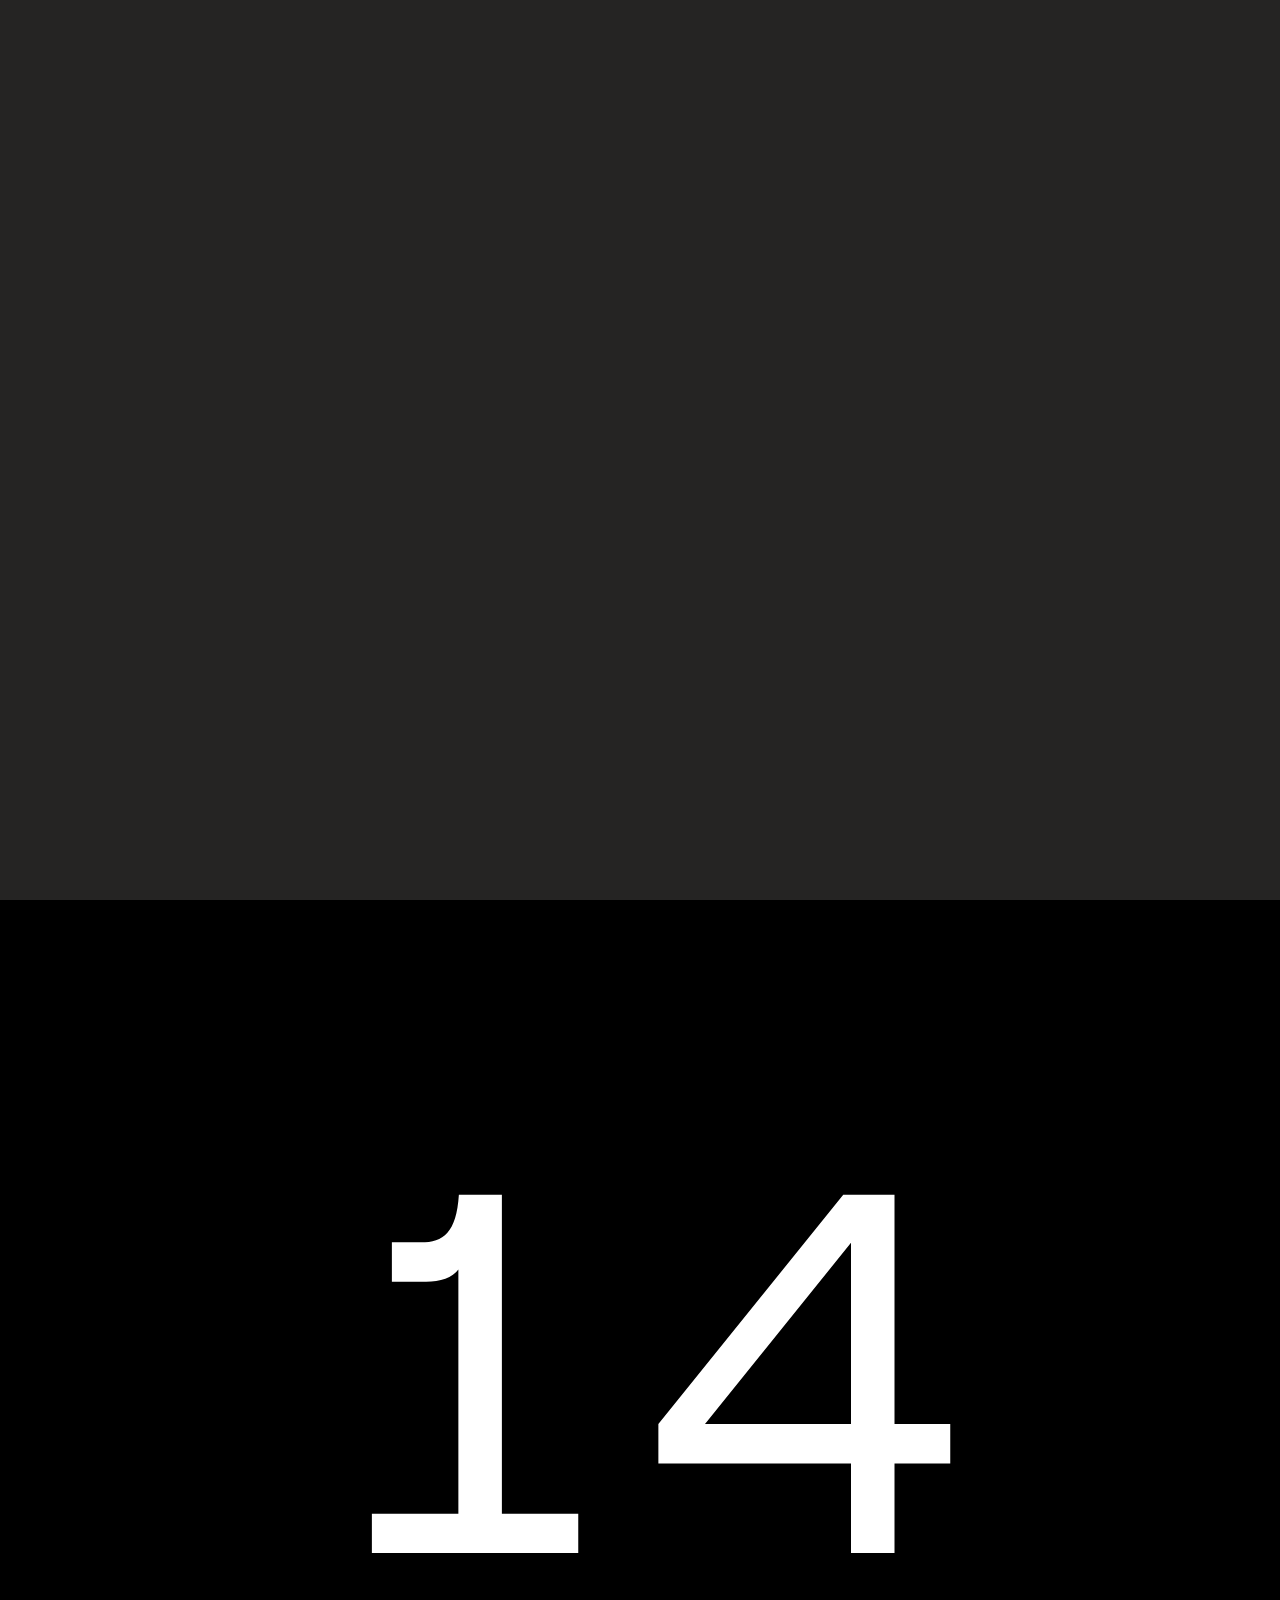
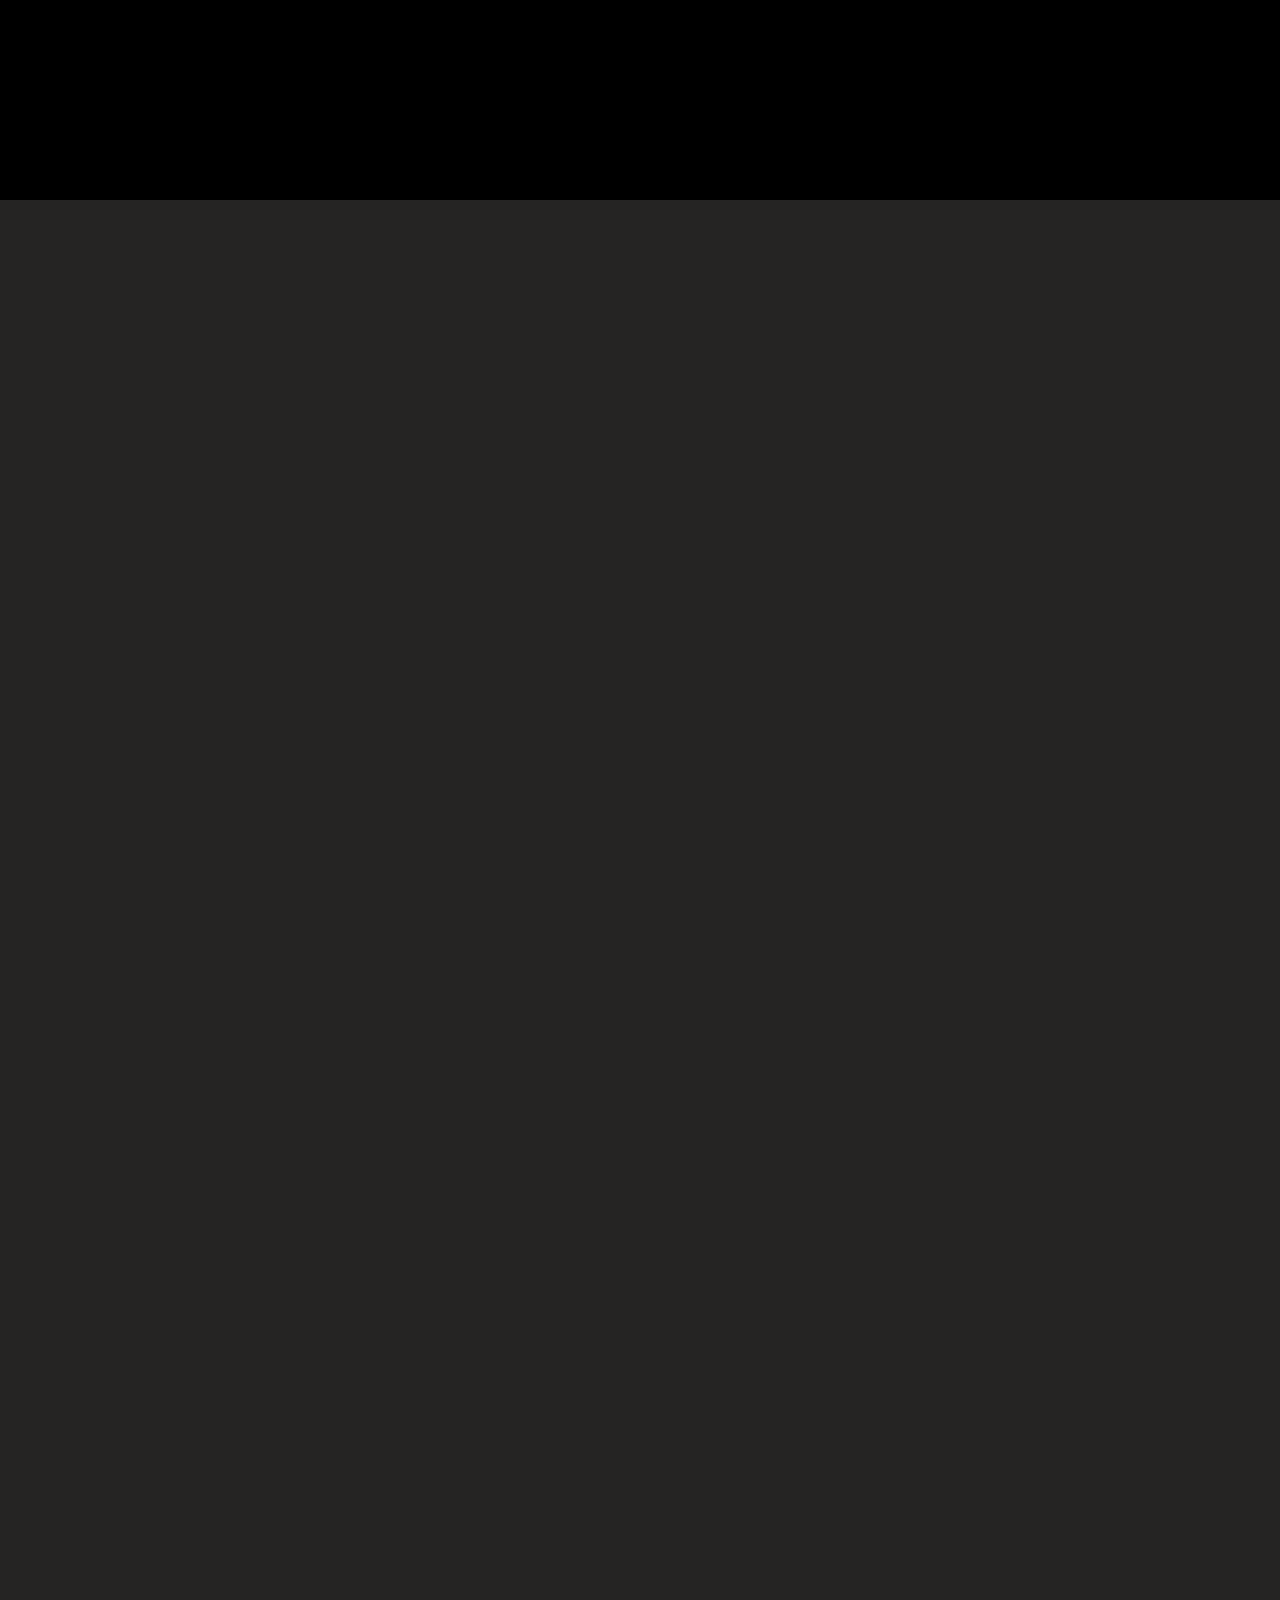
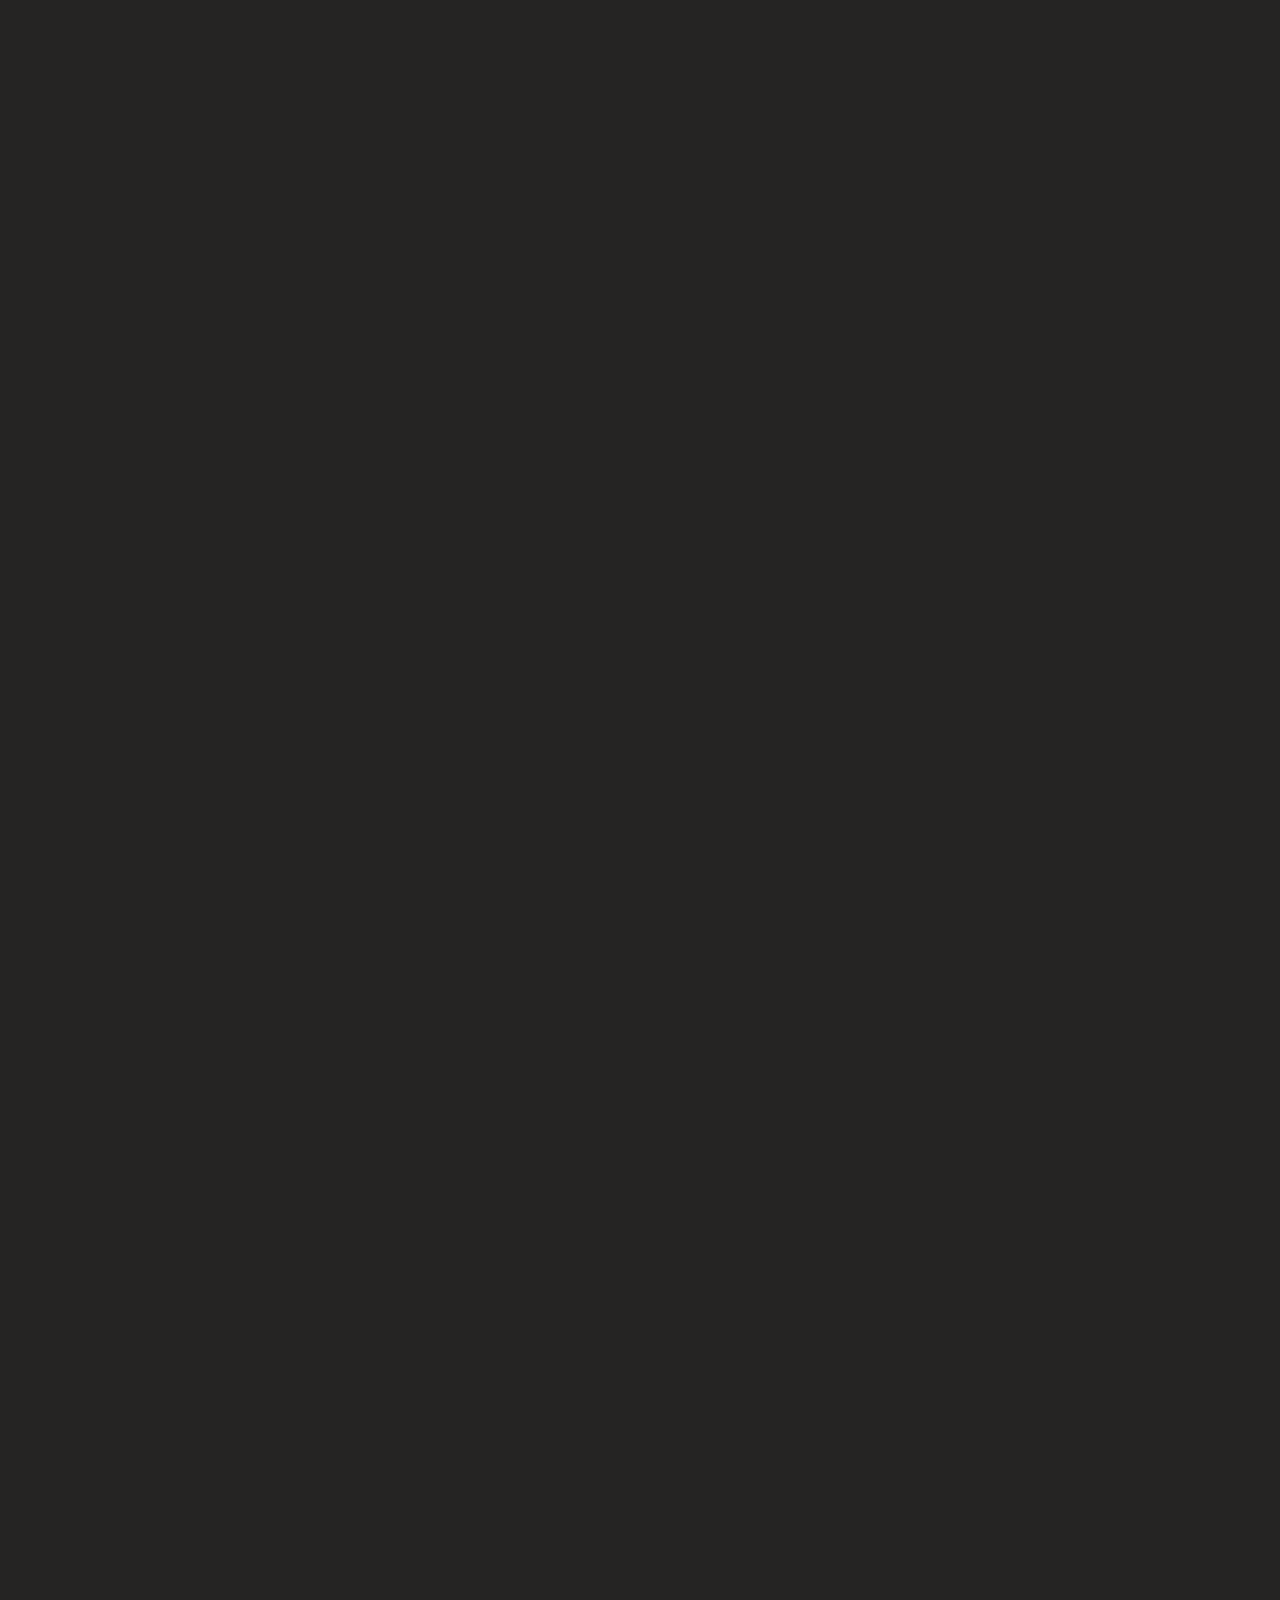
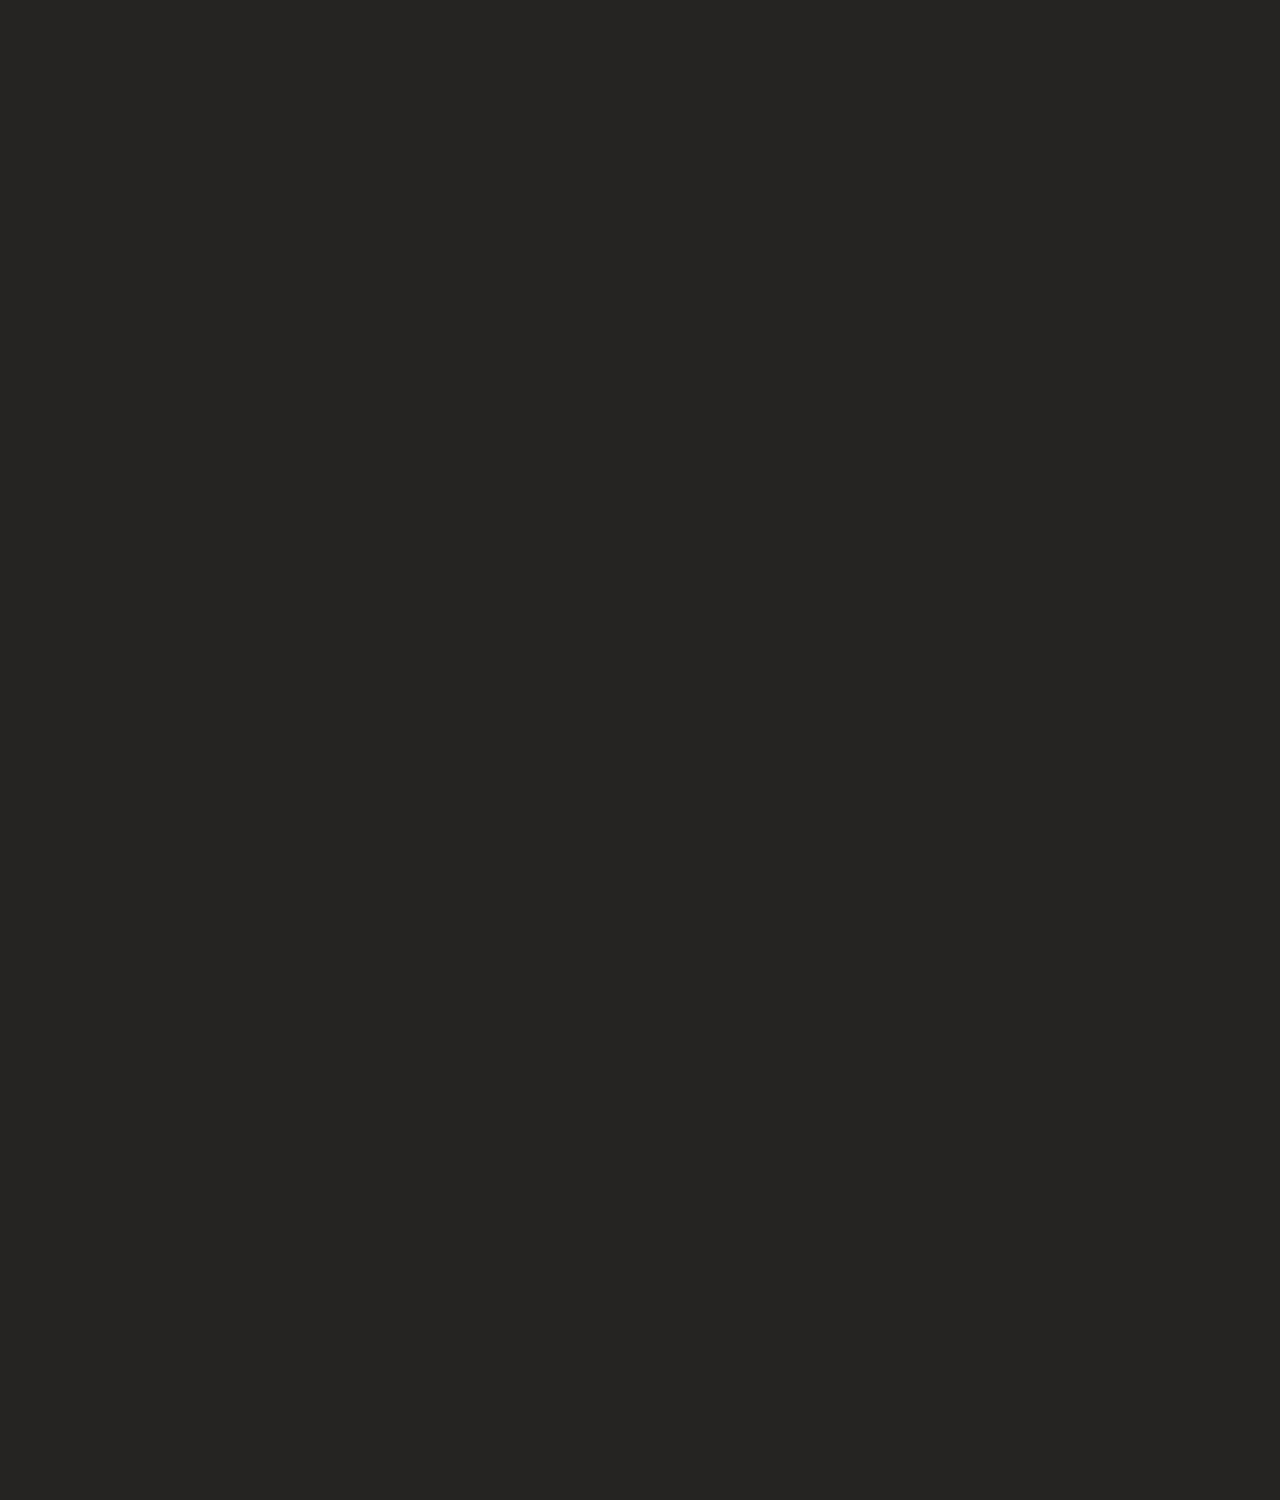
<file: anime-master/documentation/examples/anime-follow-scroll.html>
<!DOCTYPE html>
<html>
<head>
  <title>Follow scroll | anime.js</title>
  <meta charset="utf-8">
  <meta name="viewport" content="width=device-width, initial-scale=1, maximum-scale=1">
  <meta property="og:title" content="anime.js">
  <meta property="og:url" content="https://animejs.com">
  <meta property="og:description" content="Javascript Animation Engine">
  <meta property="og:image" content="https://animejs.com/documentation/assets/img/icons/og.png">
  <meta name="twitter:card" content="summary">
  <meta name="twitter:title" content="anime.js">
  <meta name="twitter:site" content="@juliangarnier">
  <meta name="twitter:description" content="Javascript Animation Engine">
  <meta name="twitter:image" content="https://animejs.com/documentation/assets/img/icons/twitter.png">
  <link rel="apple-touch-icon-precomposed" href="../assets/img/social-media-image.png">
  <link rel="icon" type="image/png" href="../assets/img/favicon.png" >
  <link href="../assets/css/animejs.css" rel="stylesheet">
  <link href="../assets/css/documentation.css" rel="stylesheet">
  <!-- <script src="../../lib/anime.min.js"></script> -->
  <!-- <script src="../assets/js/anime/anime.2.2.0.js"></script> -->
  <style>

    .scroll-area {
      width: 100%;
      height: 700vh;
    }

    .animation-wrapper {
      position: fixed;
      top: 0;
      left: 0;
      width: 100%;
    }

    .pane {
      display: flex;
      justify-content: center;
      align-items: center;
      position: absolute;
      top: 100vh;
      left: 0;
      width: 100%;
      height: 100vh;
      background-color: #000;
      font-size: 40vw;
    }

  </style>
</head>
<body>

  <div class="scroll-area"></div>

  <div class="animation-wrapper">
    <div class="pane pane-01">01</div>
    <div class="pane pane-02">02</div>
    <div class="pane pane-03">03</div>
    <div class="pane pane-04">04</div>
    <div class="pane pane-05">05</div>
    <div class="pane pane-06">06</div>
    <div class="pane pane-07">07</div>
    <div class="pane pane-08">08</div>
    <div class="pane pane-09">09</div>
    <div class="pane pane-10">10</div>
    <div class="pane pane-11">11</div>
    <div class="pane pane-12">12</div>
    <div class="pane pane-13">13</div>
    <div class="pane pane-14">14</div>
  </div>

</body>
<script type="module">

  import anime from '../../src/index.js';
  import animePlayer from '../assets/js/anime.player.js'

  // Scrolling helper

  function onScroll(cb) {
    var isTicking = false;
    var scrollY = 0;
    var body = document.body;
    var html = document.documentElement;
    var scrollHeight = Math.max(body.scrollHeight, body.offsetHeight, html.clientHeight, html.scrollHeight, html.offsetHeight);
    function scroll() {
      scrollY = window.scrollY;
      if (cb) cb(scrollY, scrollHeight);
      requestTick();
    }
    function requestTick() {
      if (!isTicking) requestAnimationFrame(updateScroll);
      isTicking = true;
    }
    function updateScroll() {
      isTicking = false;
      var currentScrollY = scrollY;
    }
    scroll();
    window.onscroll = scroll;
  }

  var began = 0;
  var completed = 0;

  function logChangeBegan(instance) {
    began++;
    // console.log(instance.id, 'CHANGE BEGAN', instance.changeBegan);
  }

  function logChangeComplete(instance) {
    completed++;
    // console.log(instance.id, 'CHANGE COMPLETE', instance.changeCompleted);
  }

  window.tl = anime.timeline({
    easing: 'easeInOutSine',
    autoplay: false,
    duration: 1000,
    // delay: 500,
    // endDelay: 500,
    update: function(instane) {
      console.log(instane.reversePlayback);
    }
  })
  .add({
    targets: '.pane-01',
    translateY: '-100vh',
    background: '#FF1461',
    changeBegin: logChangeBegan,
    changeComplete: logChangeComplete
  })
  .set('.pane-02', {'translateY': '-100vh'})
  .add({
    targets: '.pane-02',
    translateX: ['100%', 0],
    background: '#FF1461',
    changeBegin: logChangeBegan,
    changeComplete: logChangeComplete
  }, '-=500')
  .set('.pane-03', {'translateY': '-200vh'})
  .add({
    targets: '.pane-03',
    translateY: '-100vh',
    background: '#FF1461',
    changeBegin: logChangeBegan,
    changeComplete: logChangeComplete
  }, '-=500')
  .set('.pane-04', {'translateY': '-100vh'})
  .add({
    targets: '.pane-04',
    scale: [0, 1],
    background: '#FF1461',
    changeBegin: logChangeBegan,
    changeComplete: logChangeComplete,
  }, '-=500')
  .add({
    targets: '.pane-05',
    translateY: '-100vh',
    rotate: [-180, 0],
    background: '#FF1461',
    changeBegin: logChangeBegan,
    changeComplete: logChangeComplete,
  }, '-=500')
  .add({
    targets: '.pane-06',
    translateY: '-100vh',
    background: '#FF1461',
    changeBegin: logChangeBegan,
    changeComplete: logChangeComplete,
  }, '-=500')
  .add({
    targets: '.pane-07',
    translateY: '-100vh',
    background: '#FF1461',
    changeBegin: logChangeBegan,
    changeComplete: logChangeComplete,
  }, '-=500')
  .add({
    targets: '.pane-08',
    translateY: '-100vh',
    background: '#FF1461',
    changeBegin: logChangeBegan,
    changeComplete: logChangeComplete,
  }, '-=500')
  .add({
    targets: '.pane-09',
    translateY: '-100vh',
    background: '#FF1461',
    changeBegin: logChangeBegan,
    changeComplete: logChangeComplete,
  }, '-=500')
  .add({
    targets: '.pane-10',
    translateY: '-100vh',
    background: '#FF1461',
    changeBegin: logChangeBegan,
    changeComplete: logChangeComplete,
  }, '-=500')
  .add({
    targets: '.pane-11',
    translateY: '-100vh',
    background: '#FF1461',
    changeBegin: logChangeBegan,
    changeComplete: logChangeComplete,
  }, '-=500')
  .add({
    targets: '.pane-12',
    translateY: '-100vh',
    background: '#FF1461',
    changeBegin: logChangeBegan,
    changeComplete: logChangeComplete,
  }, '-=500')
  .add({
    targets: '.pane-13',
    translateY: '-100vh',
    background: '#FF1461',
    changeBegin: logChangeBegan,
    changeComplete: logChangeComplete,
  }, '-=500')
  .add({
    targets: '.pane-14',
    translateY: '-100vh',
    background: '#FF1461',
    changeBegin: logChangeBegan,
    changeComplete: logChangeComplete,
  }, '-=500')

  onScroll(function(top, scrollHeight) {

    var currentTime = tl.duration * (top / (scrollHeight - window.innerHeight));
    tl.seek(currentTime);

  });

  </script>
  <!-- <script src="../assets/js/vendors/stats.min.js"></script> -->
</html>
</file>
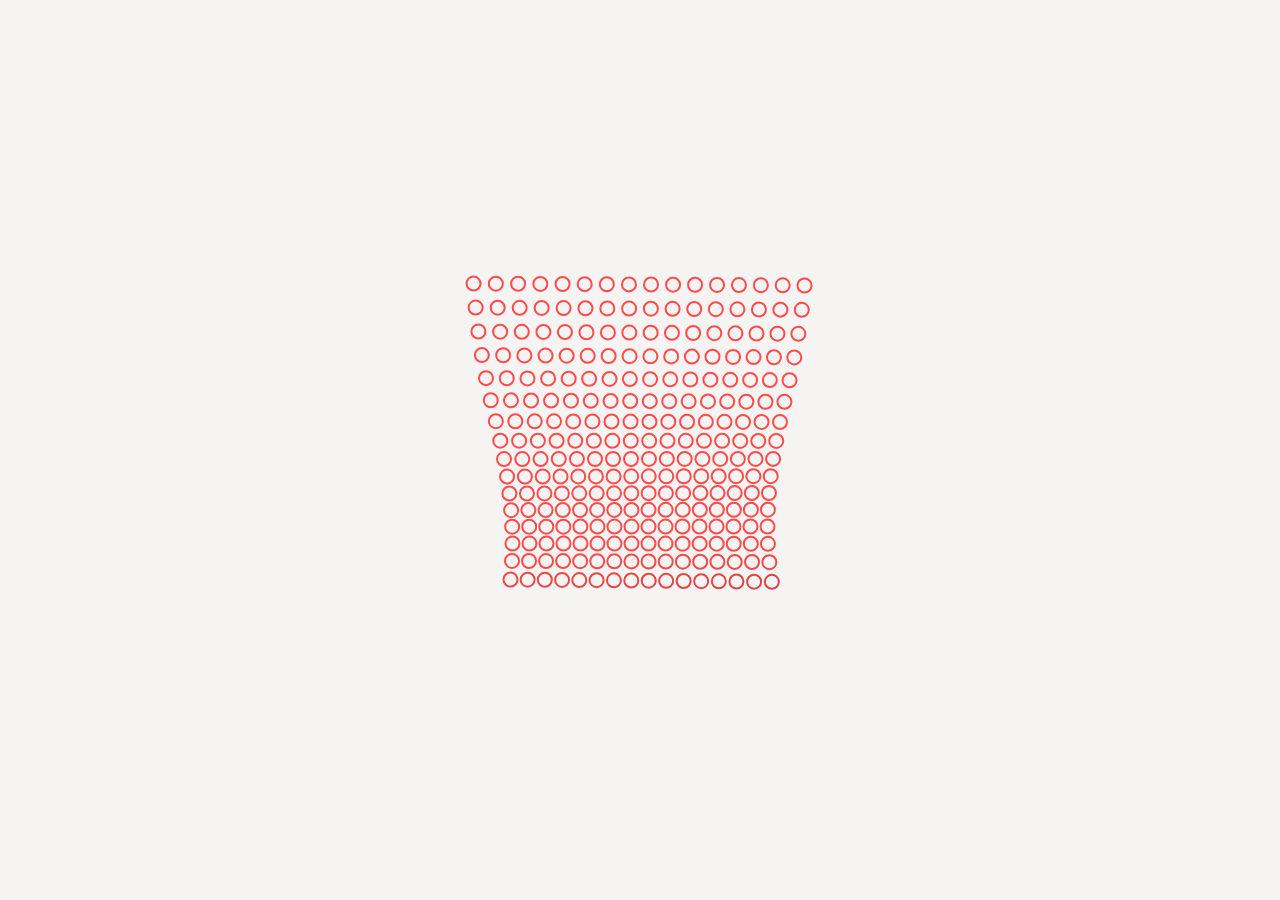
<file: anime-master/documentation/examples/anime-keyframes.html>
<!DOCTYPE html>
<html>
<head>
  <title>stagger | anime.js</title>
  <meta charset="utf-8">
  <meta name="viewport" content="width=device-width, initial-scale=1, maximum-scale=1">
  <meta property="og:title" content="anime.js">
  <meta property="og:url" content="https://animejs.com">
  <meta property="og:description" content="Javascript Animation Engine">
  <meta property="og:image" content="https://animejs.com/documentation/assets/img/icons/og.png">
  <meta name="twitter:card" content="summary">
  <meta name="twitter:title" content="anime.js">
  <meta name="twitter:site" content="@juliangarnier">
  <meta name="twitter:description" content="Javascript Animation Engine">
  <meta name="twitter:image" content="https://animejs.com/documentation/assets/img/icons/twitter.png">
  <link rel="apple-touch-icon-precomposed" href="../assets/img/social-media-image.png">
  <link rel="icon" type="image/png" href="../assets/img/favicon.png" >
  <link href="../assets/css/animejs.css" rel="stylesheet">
  <link href="../assets/css/documentation.css" rel="stylesheet">
  <style>

    :root {
      font-size: 20px;
    }

    body {
      display: flex;
      flex-wrap: wrap;
      justify-content: center;
      align-items: center;
      background-color: #F6F4F2;
    }

    .keyframes-visualizer {
      display: flex;
      flex-wrap: wrap;
      justify-content: center;
      align-items: center;
      width: 16rem;
      height: 16rem;
    }

    .keyframes-visualizer div {
      position: relative;
      width: .8rem;
      height: .8rem;
      margin: .1rem;
      border: 2px solid currentColor;
      background-color: #F6F4F2;
      color: #373535;
      border-radius: 50%;
    }

  </style>
</head>
<body>

  <div class="keyframes-visualizer"></div>

</body>
<script src="../../lib/anime.min.js"></script>
<script>

  //import anime from '../../src/index.js';

  const keyframesVisualizerEl = document.querySelector('.keyframes-visualizer');
  const fragment = document.createDocumentFragment();
  const numberOfElements = 256;

  for (let i = 0; i < numberOfElements; i++) {
    fragment.appendChild(document.createElement('div'));
  }

  keyframesVisualizerEl.appendChild(fragment);

  const animation = anime({
    targets: '.keyframes-visualizer div',
    keyframes: [
      {
        color: '#FF4B4B',
        translateX: anime.stagger('-.15rem', {grid: [16, 16], from: 'center', axis: 'x'}),
        translateY: anime.stagger('-.15rem', {grid: [16, 16], from: 'center', axis: 'y'}),
        duration: 300
      },
      {
        translateX: anime.stagger('.125rem', {grid: [16, 16], from: 'center', axis: 'x'}),
        translateY: anime.stagger('.125rem', {grid: [16, 16], from: 'center', axis: 'y'}),
        duration: 500
      }, {
        color: '#373535',
        translateX: 0,
        translateY: 0,
        duration: 600,
      }
    ],
    delay: anime.stagger(2),
    easing: 'easeInOutQuad',
    loop: true
  });

  console.log(animation);

</script>
</html>
</file>
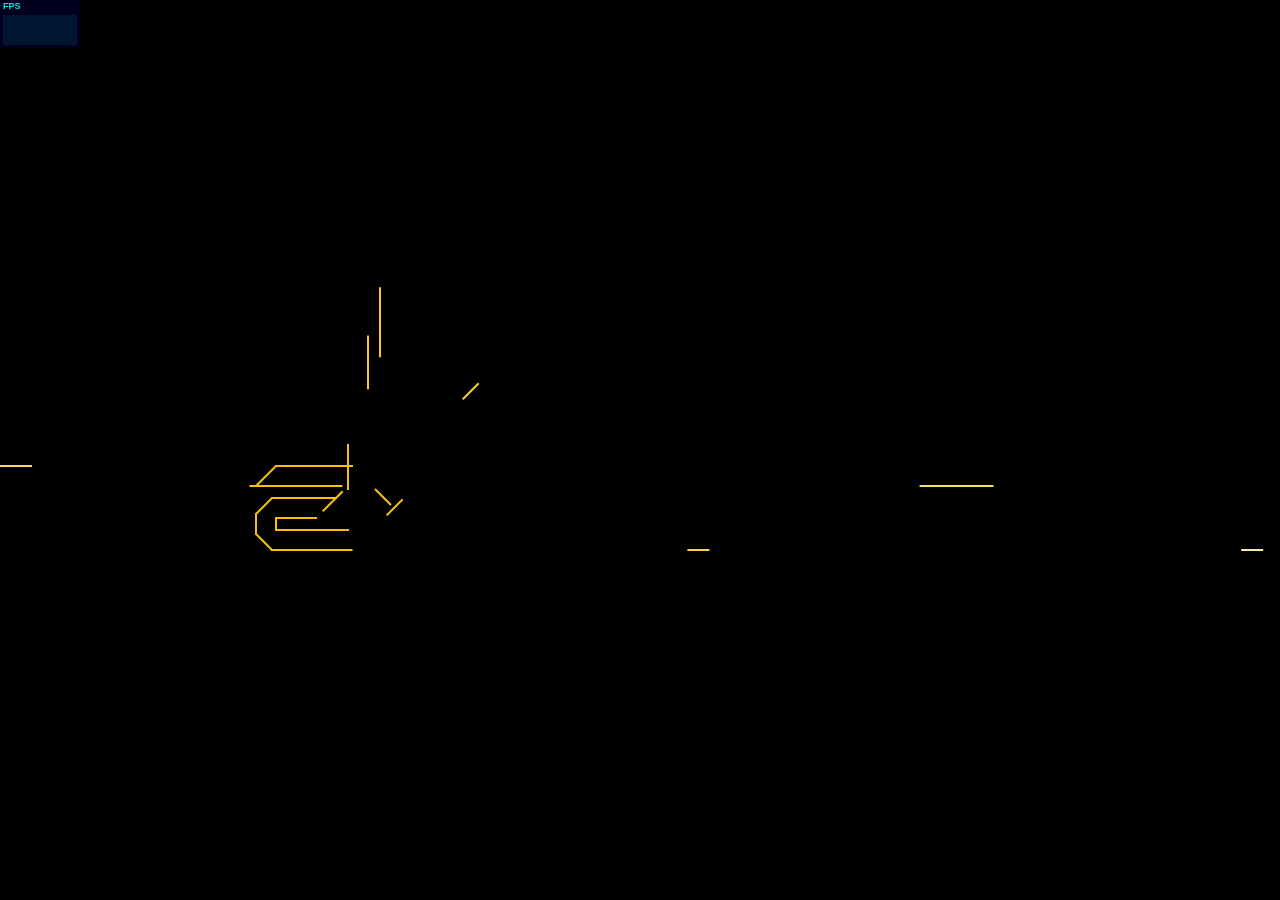
<file: anime-master/documentation/examples/anime-mgs-logo-animation.html>
<!DOCTYPE html>
<html>
<head>
  <title>Anime MGS logo animation | anime.js</title>
  <meta charset="utf-8">
  <meta name="viewport" content="width=device-width, initial-scale=1, maximum-scale=1">
  <meta property="og:title" content="anime.js">
  <meta property="og:url" content="https://animejs.com">
  <meta property="og:description" content="Javascript Animation Engine">
  <meta property="og:image" content="https://animejs.com/documentation/assets/img/icons/og.png">
  <meta name="twitter:card" content="summary">
  <meta name="twitter:title" content="anime.js">
  <meta name="twitter:site" content="@juliangarnier">
  <meta name="twitter:description" content="Javascript Animation Engine">
  <meta name="twitter:image" content="https://animejs.com/documentation/assets/img/icons/twitter.png">
  <link rel="apple-touch-icon-precomposed" href="../assets/img/social-media-image.png">
  <link rel="icon" type="image/png" href="../assets/img/favicon.png">
  <link href="../assets/css/animejs.css" rel="stylesheet">
  <link href="../assets/css/documentation.css" rel="stylesheet">
  <script src="../../lib/anime.min.js"></script>
  <!-- <script src="../assets/js/anime/anime.2.2.0.js"></script> -->
  <style>

    html,
    body {
      background-color: black;
    }

    section {
      position: absolute;
      width: 100%;
      height: 100%;
      display: flex;
      justify-content: center;
    }

    .mgs-logo { margin: auto; }
    .vert { transform-origin: center bottom; }
    .hori { transform-origin: 0% 50%; }
    .diag-left { transform-origin: 100% 100%; }
    .diag-right { transform-origin: 100% 0%; }

    .stripes path,
    .text-fills path,
    .katakana path,
    .line {
      opacity: 0
    }

  </style>
</head>
<body>
  <section>
    <svg class="mgs-logo" width="100%" height="448" viewBox="0 0 1024 448">
      <g class="stripes" transform="translate(321.000000, 160.000000)" fill="#FFF">
        <path d="M8,20 L12,16 L92,16 L88,20 L8,20 L8,20 L8,20 L8,20 Z" class="stripe stripe-left"></path>
        <path d="M4,24 L0,28 L80,28 L84,24 L4,24 L4,24 L4,24 L4,24 Z" class="stripe stripe-left"></path>
        <path d="M16,12 L20,8 L100,8 L96,12 L16,12 L16,12 L16,12 L16,12 Z" class="stripe stripe-left"></path>
        <path d="M24,4 L28,0 L108,7.10542736e-15 L104,4 L24,4 L24,4 L24,4 L24,4 Z" class="stripe stripe-left"></path>
      </g>
      <g class="stripes" transform="translate(592.000000, 160.000000)" fill="#FFF">
        <path d="M8,20 L12,16 L92,16 L88,20 L8,20 L8,20 L8,20 L8,20 Z" class="stripe stripe-right"></path>
        <path d="M4,24 L0,28 L80,28 L84,24 L4,24 L4,24 L4,24 L4,24 Z" class="stripe stripe-right"></path>
        <path d="M16,12 L20,8 L100,8 L96,12 L16,12 L16,12 L16,12 L16,12 Z" class="stripe stripe-right"></path>
        <path d="M24,4 L28,0 L108,7.10542736e-15 L104,4 L24,4 L24,4 L24,4 L24,4 Z" class="stripe stripe-right"></path>
      </g>
      <g class="katakana" transform="translate(202.000000, 128.000000)" fill="#FFF">
        <path d="M55,33 L56,32 L136,32 L135,33 L55,33 Z" data-d="M0,92 L60,32 L140,32 L80,92 L0,92 Z"></path>
        <path d="M28,28 L29,28 L1,0 L0,0 L28,28 Z" data-d="M32,28 L230,28 L202,0 L4,0 L32,28 Z"></path>
        <path d="M232,28 L204,0 L205,0 L233,28 L232,28 Z" data-d="M236,28 L208,0 L388,0 L416,28 L236,28 Z"></path>
        <path d="M169,92 L197,64 L199,64 L171,92 L169,92 Z" data-d="M173,92 L201,64 L381,64 L353,92 L173,92 Z"></path>
        <path d="M435,92 L355,92 L356,91 L436,91 L435,92 Z" data-d="M439,92 L359,92 L387,64 L467,64 L439,92 Z"></path>
        <path d="M497,28 L498,28 L470,0 L469,0 L497,28 Z" data-d="M422,28 L502,28 L474,0 L394,0 L422,28 Z"></path>
        <path d="M476,65 L556,65 L555,64 L475,64 L476,65 Z" data-d="M507,92 L587,92 L559,64 L479,64 L507,92 Z"></path>
        <path d="M554,59 L553,60 L473,60 L474,59 L554,59 Z" data-d="M617,0 L557,60 L477,60 L537,0 L617,0 Z"></path>
      </g>
      <g class="text-fills" transform="translate(128.000000, 240.000000)" fill="#FFF">
        <path d="M0,48 L0,68 L16,84 L96,84 L112,68 L112,16 L96,0 L20,0 L0,20 L92,20 L92,64 L20,64 L20,52 L60,52 L80,32 L16,32 L0,48 Z" id="a"></path>
        <path d="M216,84 L236,84 L236,16 L220,0 L140,0 L124,16 L124,84 L144,84 L144,20 L216,20 L216,84 L216,84 Z" id="n"></path>
        <path d="M248,0 L268,0 L268,84 L248,84 L248,0 Z" id="i"></path>
        <path d="M300,20 L300,84 L280,84 L280,16 L296,0 L408,0 L424,16 L424,84 L404,84 L404,20 L362,20 L362,84 L342,84 L342,20 L300,20 Z" id="m"></path>
        <path d="M548,36 L548,16 L532,2.55795385e-13 L452,2.4158453e-13 L436,16 L436,68 L452,84 L528,84 L548,64 L456,64 L456,20 L528,20 L528,32 L488,32 L468,52 L532,52 L548,36 L548,36 Z" id="e"></path>
        <path d="M562,64 L582,84 L626,84 L642,68 L642,0 L622,0 L622,64 L562,64 Z" id="j"></path>
        <path d="M674,20 L766,20 L746,0 L670,0 L654,16 L654,36 L670,52 L746,52 L746,64 L654,64 L674,84 L750,84 L766,68 L766,48 L750,32 L674,32 L674,20 Z" id="s"></path>
      </g>
      <g stroke="#FFF" stroke-width="2" fill="none" fill-rule="evenodd">
        <path d="M148,292 L148,304" class="line vert" stroke-linecap="square"></path>
        <path d="M128,288 L128,308" class="line vert" stroke-linecap="square"></path>
        <path d="M148,240 L128,260" class="line diag-right"></path>
        <path d="M128,308 L144,324" class="line diag-left"></path>
        <path d="M144,272 L128,288" class="line diag-right"></path>
        <path d="M148,240 L224,240" class="line hori" stroke-linecap="square"></path>
        <path d="M144,272 L208,272" class="line hori" stroke-linecap="square"></path>
        <path d="M148,292 L188,292" class="line hori" stroke-linecap="square"></path>
        <path d="M148,304 L220,304" class="line hori" stroke-linecap="square"></path>
        <path d="M144,324 L224,324" class="line hori" stroke-linecap="square"></path>
        <path d="M129,260 L220,260" class="line hori" stroke-linecap="square"></path>
        <path d="M208,272 L188,292" class="line diag-right"></path>
        <path d="M220,260 L220,304" class="line vert" stroke-linecap="square"></path>
        <path d="M224,240 L240,256" class="line diag-left"></path>
        <path d="M240,308 L224,324" class="line diag-right"></path>
        <path d="M240,256 L240,308" class="line vert" stroke-linecap="square"></path>
        <path d="M252,256 L252,324" class="line vert" stroke-linecap="square"></path>
        <path d="M268,240 L252,256" class="line diag-right"></path>
        <path d="M252,324 L272,324" class="line hori" stroke-linecap="square"></path>
        <path d="M272,260 L272,324" class="line vert" stroke-linecap="square"></path>
        <path d="M268,240 L348,240" class="line hori" stroke-linecap="square"></path>
        <path d="M272,260 L344,260" class="line hori" stroke-linecap="square"></path>
        <path d="M344,260 L344,324" class="line vert" stroke-linecap="square"></path>
        <path d="M348,240 L364,256" class="line diag-left"></path>
        <path d="M344,324 L364,324" class="line hori" stroke-linecap="square"></path>
        <path d="M364,256 L364,324" class="line vert" stroke-linecap="square"></path>
        <path d="M376,240 L376,324" class="line vert" stroke-linecap="square"></path>
        <path d="M376,324 L396,324" class="line hori" stroke-linecap="square"></path>
        <path d="M376,240 L396,240" class="line hori" stroke-linecap="square"></path>
        <path d="M396,240 L396,324" class="line vert" stroke-linecap="square"></path>
        <path d="M408,256 L408,324" class="line vert" stroke-linecap="square"></path>
        <path d="M424,240 L408,256" class="line diag-right"></path>
        <path d="M408,324 L428,324" class="line hori" stroke-linecap="square"></path>
        <path d="M428,261 L428,323" class="line vert" stroke-linecap="square"></path>
        <path d="M424,240 L536,240" class="line hori" stroke-linecap="square"></path>
        <path d="M428,260 L470,260" class="line hori" stroke-linecap="square"></path>
        <path d="M470,261 L470,323" class="line vert" stroke-linecap="square"></path>
        <path d="M470,324 L490,324" class="line hori" stroke-linecap="square"></path>
        <path d="M490,261 L490,323" class="line vert" stroke-linecap="square"></path>
        <path d="M490,260 L532,260" class="line hori" stroke-linecap="square"></path>
        <path d="M532,261 L532,323" class="line vert" stroke-linecap="square"></path>
        <path d="M536,240 L552,256" class="line diag-left"></path>
        <path d="M532,324 L552,324" class="line hori" stroke-linecap="square"></path>
        <path d="M552,256 L552,324" class="line vert" stroke-linecap="square"></path>
        <path d="M564,256 L564,308" class="line vert" stroke-linecap="square"></path>
        <path d="M564,308 L580,324" class="line diag-left"></path>
        <path d="M580,240 L564,256" class="line diag-right"></path>
        <path d="M584,260 L584,304" class="line vert" stroke-linecap="square"></path>
        <path d="M616,272 L596,292" class="line diag-right"></path>
        <path d="M580,240 L660,240" class="line hori" stroke-linecap="square"></path>
        <path d="M584,260 L656,260" class="line hori" stroke-linecap="square"></path>
        <path d="M580,324 L656,324" class="line hori" stroke-linecap="square"></path>
        <path d="M596,292 L660,292" class="line hori" stroke-linecap="square"></path>
        <path d="M616,272 L656,272" class="line hori" stroke-linecap="square"></path>
        <path d="M656,260 L656,272" class="line vert" stroke-linecap="square"></path>
        <path d="M660,240 L676,256" class="line diag-left"></path>
        <path d="M676,304 L656,324" class="line diag-right"></path>
        <path d="M676,276 L660,292" class="line diag-right"></path>
        <path d="M584,304 L676,304" class="line hori" stroke-linecap="square"></path>
        <path d="M676,256 L676,276" class="line vert" stroke-linecap="square"></path>
        <path d="M690,304 L710,324" class="line diag-left"></path>
        <path d="M690,304 L750,304" class="line hori" stroke-linecap="square"></path>
        <path d="M710,324 L754,324" class="line hori" stroke-linecap="square"></path>
        <path d="M750,240 L750,304" class="line vert" stroke-linecap="square"></path>
        <path d="M770,308 L754,324" class="line diag-right"></path>
        <path d="M750,240 L770,240" class="line hori" stroke-linecap="square"></path>
        <path d="M770,240 L770,308" class="line vert" stroke-linecap="square"></path>
        <path d="M782,256 L782,276" class="line vert" stroke-linecap="square"></path>
        <path d="M782,276 L798,292" class="line diag-left"></path>
        <path d="M782,304 L802,324" class="line diag-left"></path>
        <path d="M798,240 L782,256" class="line diag-right"></path>
        <path d="M802,260 L802,272" class="line vert" stroke-linecap="square"></path>
        <path d="M798,240 L874,240" class="line hori" stroke-linecap="square"></path>
        <path d="M802,272 L878,272" class="line hori" stroke-linecap="square"></path>
        <path d="M802,324 L878,324" class="line hori" stroke-linecap="square"></path>
        <path d="M798,292 L874,292" class="line hori" stroke-linecap="square"></path>
        <path d="M782,304 L874,304" class="line hori" stroke-linecap="square"></path>
        <path d="M874,292 L874,304" class="line vert" stroke-linecap="square"></path>
        <path d="M878,272 L894,288" class="line diag-left"></path>
        <path d="M874,240 L894,260" class="line diag-left"></path>
        <path d="M894,308 L878,324" class="line diag-right"></path>
        <path d="M802,260 L894,260" class="line hori" stroke-linecap="square"></path>
        <path d="M894,288 L894,308" class="line vert" stroke-linecap="square"></path>
      </g>
    </svg>
  </section>
  <script>

  var logoAnimation = anime.timeline({
    direction: 'alternate',
    loop: true
  });

  logoAnimation
  .add({
      targets: '.stripes path',
      translateX: [-1000, 0],
      opacity: {
        value: 1,
        duration: 100
      },
      fill: '#F9C100',
      delay: (el, i) => 2200 + (i * 75),
      duration: 400,
      easing: 'easeOutExpo',
    }, 0)
  .add({
      targets: '.katakana path',
      d: (el) => el.getAttribute('data-d'),
      opacity: {
        value: [0, 1],
        duration: 100
      },
      fill: '#F9C100',
      delay: (el, i) => 2400 + (i * 120),
      duration: 1200,
      easing: 'easeOutCirc',
    }, 0)
    .add({
      targets: '.text-fills path',
      opacity: [0, 1],
      fill: '#F9C100',
      easing: 'easeOutExpo',
      duration: 200,
      delay: (t, i) => 3300 + (anime.random(0, 450)),
    }, 0)
    .add({
      targets: '.line',
      translateX: (target) => {
        let x = 1200;
        let translate;
        if (target.classList.contains('hori')) translate = anime.random(0, 1) ? x : -x;
        if (target.classList.contains('diag-right') || target.classList.contains('diag-left')) translate =  x / 3;
        return [translate, 0];
      },
      translateY: (target) => {
        let y = 1200;
        let translate;
        if (target.classList.contains('vert')) translate = anime.random(0, 1) ? y : -y;
        if (target.classList.contains('diag-right')) translate =  -y / 3;
        if (target.classList.contains('diag-left')) translate =  y / 3;
        return [translate, 0];
      },
      stroke: '#F9C100',
      opacity: {
        value: [0, 1],
        duration: 100,
      },
      delay: (t, i) => (i * 25),
      duration: 500,
      easing: 'easeOutSine',
    }, 0);

  </script>
  <script src="../assets/js/vendors/stats.min.js"></script>
</body>
</html>
</file>
<file: style.css>
* {
    margin: 0;
    padding: 0;
    box-sizing: border-box;
}

body {
    width: 100%;
    height: 100vh;
    background-color: rgb(255, 239, 250);
    display: flex;
    align-items: center;
    flex-direction: column;
    font-family: sans-serif;
}

#logo {
    width: 70%;
}

#buttons {
    margin-top: 20px;
}

button {
    background: none;
    border: none;
    cursor: pointer;
    color: rgb(255, 107, 186);
    margin-left: 10px;
    margin-right: 10px;
    transition: color 0.4s ease;
}

button:hover {
    color: rgb(255, 70, 168);
}

.candy, .candy-wrap {
    fill:#FFC062;
    stroke:#FFA722;
}

.line, .candy-line{
    fill:none;
    stroke:#FFB74B;
    stroke-width:3;
    stroke-linecap:round;
    stroke-linejoin:round;
}

.line {
    opacity: 1;
}

.light-line {
    fill:#FFD595;
}

.logo-name {
    position: relative;
    display: flex;
    align-items: center;
    justify-content: center;
    flex-direction: column;
    font-weight: 50;
    font-size: 3em;
    color: rgb(121, 121, 121);
  }
  
  .logo-name .title-wrap {
    position: relative;
    display: inline-block;
    overflow: hidden;
  }
  
  .logo-name .letter {
    transform-origin: 50% 100%;
    display: inline-block;
    line-height: 1em;
  }

  .logo-name .subtitle {
      font-size: 15px;
      color: rgb(117, 117, 116);
      opacity: 0;
      font-weight: 200;
      background: #fff;
      padding: 5px;
  }

  
#credits {
    margin-top: 150px;
    align-self: center;
    font-size: 10px;
    color: #DB1919;
    font-weight: bold;
}

  .heart {
    fill:#DB1919;
    text-align: center;
}
</file>
<file: anime-master/documentation/assets/css/animejs.css>
@font-face {
 font-family: "Roobert";
 font-weight: 400;
 font-style: normal;
 src: url("../fonts/Roobert-Regular.woff2") format("woff2");
}

@font-face {
 font-family: "Roobert";
 font-weight: 400;
 font-style: italic;
 src: url("../fonts/Roobert-Regular.woff2") format("woff2");
}

@font-face {
 font-family: "Roobert";
 font-weight: 600;
 font-style: normal;
 src: url("../fonts/Roobert-SemiBold.woff2") format("woff2");
}

@font-face {
 font-family: "Roobert";
 font-weight: 600;
 font-style: italic;
 src: url("../fonts/Roobert-SemiBoldItalic.woff2") format("woff2");
}

@font-face {
  font-family: "InputMono";
  src: url("../fonts/InputMono-Regular.woff2") format("woff2"),
      url("../fonts/InputMono-Regular.woff") format("woff");
  font-weight: normal;
  font-style: normal;
}

@font-face {
  font-family: "InputMono";
  src: url("../fonts/InputMono-Bold.woff2") format("woff2"),
      url("../fonts/InputMono-Bold.woff") format("woff");
  font-weight: bold;
  font-style: normal;
}

@font-face {
  font-family: "InputMono";
  src: url("../fonts/InputMono-BoldItalic.woff2") format("woff2"),
      url("../fonts/InputMono-BoldItalic.woff") format("woff");
  font-weight: bold;
  font-style: italic;
}

@font-face {
  font-family: "InputMono";
  src: url("../fonts/InputMono-Italic.woff2") format("woff2"),
      url("../fonts/InputMono-Italic.woff") format("woff");
  font-weight: normal;
  font-style: italic;
}

*, *:before, *:after {
  box-sizing: border-box;
  margin: 0;
  padding: 0;
  border: 0;
  font: inherit;
  vertical-align: baseline;
}

html,
body {
  background-color: #252423;
  color: #F6F4F2;
}

body {
  font-family: Roobert, Helvetica Neue, Helvetica, Arial, sans-serif;
  font-weight: 400;
  font-feature-settings:"tnum" 1, "ss03" 1;
  -webkit-font-smoothing: antialiased;
}

h1, h2 {
  font-weight: 600;
}

input {
  font-family: Roobert, Helvetica Neue, Helvetica, Arial, sans-serif;
  font-variant-numeric: tabular-nums;
}

sup {
  vertical-align: super;
  font-size: .625em;
}

strong {
  font-weight: 600;
}

.color-white { color: #F6F4F2; } /* White */
.color-black { color: #2E2C2C; } /* Black */
.color-red, .color-targets { color: #FF4B4B; }/* red: */
.color-orange, .color-properties { color: #FF8F42; }/* orange: */
.color-lightorange, .color-prop-params { color: #FFC730; }/* lightorange: */
.color-yellow, .color-anim-params { color: #F6FF56; }/* yellow: */
.color-citrus, .color-values { color: #A4FF4F; }/* citrus: */
.color-green, .color-keyframes { color: #18FF74; }/* green: */
.color-darkgreen, .color-staggering { color: #00D672; }/* darkgreen: */
.color-turquoise, .color-tl { color: #3CFFEC; }/* turquoise: */
.color-skyblue, .color-controls { color: #61C3FF; }/* skyblue: */
.color-kingblue, .color-callbacks { color: #5A87FF; }/* kingblue: */
.color-lavender, .color-svg { color: #8453E3; }/* lavender: */
.color-purple, .color-easings { color: #C26EFF; }/* purple: */
.color-pink, .color-helpers { color: #FB89FB; }/* pink: */

.anime-mini-logo {
  width: 100px;
  height: 24px;
  transform: scaleY(.5);
}
</file>
<file: anime-master/documentation/assets/css/anime-theme.css>
.hljs {
  display: block;
  color: #F6F4F2;
}

.hljs-comment,
.hljs-quote {
  color: #A2A09F;
  font-style: italic;
}

.hljs-doctag,
.hljs-keyword,
.hljs-formula {
  color: #B08CFF;
}

.hljs-section,
.hljs-name,
.hljs-selector-tag,
.hljs-deletion,
.hljs-subst {
  color: #FF7C72;
}

.hljs-literal {
  color: #1CE2B2;
}

.hljs-string,
.hljs-regexp,
.hljs-addition,
.hljs-attribute,
.hljs-attr,
.hljs-meta-string {
  color: #A6FF8F;
}

.hljs-built_in,
.hljs-class .hljs-title {
  color: #FBF38C;
}

.hljs-variable,
.hljs-template-variable,
.hljs-type,
.hljs-selector-class,
.hljs-selector-attr,
.hljs-selector-pseudo,
.hljs-number {
  color: #FF7C72;
}

.hljs-symbol,
.hljs-bullet,
.hljs-link,
.hljs-meta,
.hljs-selector-id,
.hljs-title {
  color: #61C3FF;
}

.hljs-emphasis {
  font-style: italic;
}

.hljs-strong {
  font-weight: bold;
}

.hljs-link {
  text-decoration: underline;
}
</file>
<file: anime-master/documentation/assets/css/documentation.css>
html,
body,
header {
  background-color: #252423;
}

body {
  position: absolute;
  width: 100%;
  height: 100%;
  color: white;
  font-variant-numeric: tabular-nums;
  -webkit-font-smoothing: antialiased;
  overflow-x: hidden;
}

.content {
  overflow: hidden;
  opacity: 0;
  display: flex;
  flex-direction: row;
  width: 100%;
  height: 100%;
  transition: opacity 1s ease;
}

.ready .content {
  opacity: 1;
}

/* Headers */

.header {
  position: absolute;
  z-index: 1;
  top: 0;
  width: 100%;
}

.logo {
  display: flex;
  justify-content: space-between;
  opacity: .8;
  width: 100%;
  height: 20px;
  text-decoration: none;
  color: currentColor;
}

.logo:visited {
  color: currentColor;
}

.logo svg {
  width: 100%;
  height: 100%;
}

.logo:hover {
  opacity: 1;
}

.version-number {
  opacity: .6;
  color: currentColor;
}

header {
  position: sticky;
  top: 0;
  z-index: 2;
  display: flex;
  align-items: center;
  justify-content: space-between;
  width: 100%;
  height: 60px;
  padding-left: 20px;
  padding-right: 20px;
  border-bottom: 1px solid rgba(0,0,0,.65);
}

h2 {
  font-size: 16px;
  letter-spacing: 1px;
  text-transform: uppercase;
  font-weight: 200;
}

/* Panes */

.pane {
  position: relative;
  height: 100%;
}

/* Sidebar */

.sidebar {
  display: flex;
  flex-direction: column;
  width: 240px;
  padding-top: 60px;
  border-right: 1px solid rgba(0,0,0,.65);
}

.sidebar-info {
  display: flex;
  justify-content: space-between;
  padding: 20px;
}

.navigation {
  overflow-y: auto;
  width: 100%;
  height: 100%;
  padding: 10px 0 20px 20px;
}

.navigation ul {
  height: 30px;
  overflow-y: hidden;
  -webkit-transition:opacity .4s ease;
  transition: opacity .4s ease;
}

.navigation ul li {
  position: relative;
}

.navigation ul li:before {
  content: "";
  display: block;
  position: absolute;
  top: 4px;
  left: 2px;
  width: 1px;
  height: calc(100% - 8px);
  background-color: white;
}

.navigation ul li:first-child:before {
  display: none;
}

.navigation a {
  display: block;
  padding-left: 10px;
  color: white;
  text-decoration: none;
  font-size: 14px;
  line-height: 20px;
  letter-spacing: .5px;
  text-transform: uppercase;
}

.navigation ul li:first-child a {
  padding-left: 0;
  padding-top: 10px;
  padding-bottom: 10px;
}

.navigation ul li a,
.navigation ul li:before {
  opacity: .4;
}

.navigation ul li a {
  transition: opacity .4s ease, color .4s ease;
}

.navigation ul.active a {
  opacity: .7;
}

.navigation ul li:hover a,
.navigation ul li:hover:before {
  transition: none;
  opacity: 1;
}

.navigation ul li.active a,
.navigation ul li.active:before {
  opacity: 1;
  color: currentColor;
}

.navigation ul li.active:before {
  background-color: currentColor;
}

.navigation ul.active li:first-child a,
.navigation ul.active li:first-child a:hover {
  opacity: 1;
  color: currentColor;
}

/* Info pane */

.demo-info {
  flex-direction: column;
  font-size: 16px;
  line-height: 22px;
}

.info-output {
  overflow-x: hidden;
  overflow-y: auto;
  position: relative;
  top: 0;
  width: 100%;
  height: calc(100% - 60px);
  padding: 20px;
}

.demo-info pre {
  font-variant-ligatures: none;
  -webkit-font-variant-ligatures: none;
}

.demo-info code {
  font-family: "Input Mono Reg", monospace;
  font-size: 14px;
  line-height: 22px;
  white-space: pre-wrap;
}

.demo-info p {
  margin-bottom: 20px;
}

.demo-info p,
.demo-info td {
  color: #F6F4F2;
}

.demo-info i {
  font-style: italic;
}

.demo-info a {
  text-decoration: none;
  border-bottom: 1px dotted currentColor;
  word-wrap: break-word;
  overflow-wrap: break-word;
}

.demo-info a:hover {
  border-bottom: 1px solid currentColor;
}

.demo-info a[href^="http"],
.demo-info a[href^="http"]:visited {
  color: #F6F4F2;
}

.demo-info p.bubble {
  display: inline-block;
  position: relative;
  padding: 8px 12px;
}

.demo-info p.bubble.warning {
  color: #FBF38C;
}

.demo-info p.bubble.info {
  color: #61C3FF;
}

.demo-info p.bubble:after {
  content: "";
  pointer-events: none;
  color: currentColor;
  display: inline-block;
  position: absolute;
  top: 0;
  left: 0;
  right: 0;
  bottom: 0;
  background-color: currentColor;
  border-radius: 3px;
  opacity: .05;
}

.demo-info code.hljs {
  display: inline-block;
}

.demo-info pre {
  margin-bottom: 20px;
}

.demo-info pre code {
  position: relative;
  display: inline-block;
  width: 100%;
  padding: 8px 12px;
  background-color: rgba(0,0,0,.2);
  border: 1px solid rgba(0,0,0,.2);
  border-radius: 3px;
}

.demo-info p code {
  position: relative;
  padding: 0 2px;
  height: 20px;
  background-color: rgba(0,0,0,.2);
  box-shadow: inset 0 0 1px rgba(0,0,0,.4);
  border-radius: 3px;
}

.demo-info table {
  margin-bottom: 20px;
  border: 1px solid rgba(255,255,255,.15);
  border-spacing: 0;
  border-radius: 3px;
}

.demo-info td {
  vertical-align: middle;
  padding: 8px 12px;
  border-left: 1px solid rgba(255,255,255,.15);
  border-top: 1px solid rgba(255,255,255,.15);
}

.demo-info thead td {
  text-transform: uppercase;
  font-size: 16px;
  line-height: 22px;
  letter-spacing: 1px;
  color: rgba(255,255,255,.4);
  border-top: none;
}

.demo-info td:first-child {
  border-left: none;
}

.code-preview {
  width: 100%;
  padding-top: 40px;
}

.code-preview h2 {
  margin-bottom: 20px;
}

/* Demos */

.demos {
  overflow-y: scroll;
  width: calc(50% - 240px);
  min-width: 330px;
}

article {
  width: 100%;
  display: flex;
  flex-direction: column;
  flex-wrap: wrap;
  align-items: flex-start;
  justify-content: flex-start;
}

.demo {
  position: relative;
  z-index: 1;
  display: flex;
  align-items: center;
  justify-content: center;
  width: 100%;
  min-height: 200px;
  padding-top: 35px;
  border-bottom: 1px solid rgba(0,0,0,.65);
  cursor: pointer;
}

.demo-description {
  display: none;
}

.demo.controls {
  padding-top: 50px;
}

.demo.active.controls {
  cursor: default;
}

.demo:before {
  content: "";
  position: absolute;
  z-index: 0;
  top: 0;
  left: 0;
  opacity: 0;
  display: block;
  width: 100%;
  height: 100%;
  background-color: currentColor;
}

.demo.active:before {
  opacity: .05;
}

.demo-content {
  position: relative;
  display: flex;
  flex-direction: column;
  justify-content: center;
  text-align: center;
  width: 290px;
  height: 100%;
}

.demo-title {
  position: absolute;
  top: 0;
  left: 20px;
  width: calc(100% - 40px);
  padding: 23px 0;
  font-size: 14px;
  letter-spacing: 2px;
  text-transform: uppercase;
  color: #F6F4F2;
  opacity: .9;
}

.active .demo-title {
  color: currentColor;
  opacity: 1;
}

.line {
  width: 100%;
  padding: 1px 0px;
}

.line.align-center {
  display: flex;
  justify-content: center;
}

.grid {
  display: flex;
  flex-wrap: wrap;
}

.controls {
  opacity: .4;
  display: flex;
  align-items: center;
  justify-content: center;
  padding-top: 20px;
  padding-bottom: 10px;
}

.controls button {
  position: relative;
  display: block;
  margin: 0 0 0 -1px;
  padding: 5px 10px;
  font-size: 14px;
  text-transform: uppercase;
  border: 1px solid currentColor;
  background-color: transparent;
  color: currentColor;
}

.controls button:focus {
  outline: none;
}

.active .controls {
  opacity: 1;
}

.active .controls button:after {
  content: '';
  opacity: 0;
  position: absolute;
  left: 0;
  top: 0;
  display: block;
  width: 100%;
  height: 100%;
  background-color: currentColor;
}

.active .controls button:hover:after {
  opacity: .2;
}

.controls button.is-active:after,
.controls button.is-active:hover:after {
  opacity: .4;
}

.controls button:first-child {
  margin-left: 0;
}

.controls input {
  margin-left: 10px;
}

.text-output {
  padding-top: 10px;
  padding-bottom: 10px;
  font-size: 16px;
  color: currentColor;
  text-align: center;
  background-color: transparent;
  border: 1px solid currentColor;
}

.log {
  width: 100%;
  height: 100%;
  background: transparent;
  color: currentColor;
  border: none;
  font-size: 16px;
  text-align: center;
}

.bottom.log {
  padding-top: 10px;
  padding-bottom: 10px;
}

.logs {
  pointer-events: none;
  display: flex;
  flex-direction: column;
  align-items: center;
  position: absolute;
  width: 100%;
  height: auto;
}

.log:focus {
  outline: none;
}

input.progress {
  cursor: ew-resize;
}

input.progress[value] {
  position: relative;
  width: 100%;
  height: 27px;
  -webkit-appearance: none;
  background-color: transparent;
  color: currentColor;
}

input.progress[value]:focus {
  outline: none;
}

input.progress[value]:after {
  content: "";
  position: absolute;
  top: 13px;
  left: 0;
  width: 100%;
  height: 1px;
  background-color: currentColor;
}

input.progress[value]::-webkit-slider-thumb {
  -webkit-appearance: none;
  background-color: currentColor;
  border-radius: 50%;
  width: 16px;
  height: 16px;
}

.square,
.circle {
  pointer-events: none;
  position: relative;
  width: 28px;
  height: 28px;
  margin: 1px;
  background-color: currentColor;
  font-size: 14px;
}

.circle {
  border-radius: 50%;
}

.square.outline,
.circle.outline {
  background-color: transparent;
  border: 1px solid currentColor;
}

.triangle {
  pointer-events: none;
  position: relative;
  width: 0;
  height: 0;
  border-style: solid;
  border-width: 0 14px 24px 14px;
  border-color: transparent transparent currentColor transparent;
}

.small {
  width: 18px;
  height: 18px;
}

.small.triangle {
  border-width: 0 10px 17px 10px;
}

.large {
  width: 48px;
  height: 48px;
}

.stretched {
  height: 2px;
}

.shadow {
  position: absolute;
  opacity: .2;
}

.label {
  position: absolute;
  opacity: 0;
  display: flex;
  flex-direction: column;
  justify-content: center;
  text-align: left;
  width: 100%;
  height: auto;
  padding-left: 38px;
  transition: opacity .5s ease;
}

.demo.active .label {
  opacity: .2;
}

.small.label {
  height: 18px;
  padding-left: 28px;
}

.large.label {
  height: 48px;
  padding-left: 58px;
}

.motion-path {
  position: relative;
  width: 256px;
  margin: auto;
}

.follow-path {
  position: absolute;
  top: -9px;
  left: -9px;
}

.align-center {
  align-items: center;
}

.add-states-demo .el {
  border: 1px solid rgba(0,0,0,0);
}

#cssProperties .el {
  transform: translate3d(0,0,0);
}

/* Responsive */

.sidebar,
.demo-info {
  display: none;
}

.demos {
  top: 60px;
  width: 100%;
  min-width: auto;
  height: calc(100% - 60px);
  -webkit-overflow-scrolling: touch;
}

@media (min-width: 800px) {
  .header {
    width: 239px;
  }
  .demo-info {
    display: inherit;
    width: calc(100% - 380px);
  }
  .demos {
    top: 0;
    width: 380px;
    height: 100%;
  }
  .demos::-webkit-scrollbar {
    width: 1px;
    background-color: transparent;
  }

  .demos::-webkit-scrollbar-track {
    background-color: rgba(0,0,0,.65);
  }

  .demos::-webkit-scrollbar-thumb {
    background-color: rgba(255,255,255,.3);
  }

  .demos::-webkit-scrollbar-thumb:hover {
    background-color: rgba(255,255,255,.6);
  }
}

@media (min-width: 1100px) {
  .sidebar {
    display: inherit;
  }
  .demos {
    width: calc(50% - 240px);
  }
  .demo-info {
    width: 50%;
  }
}
</file>
